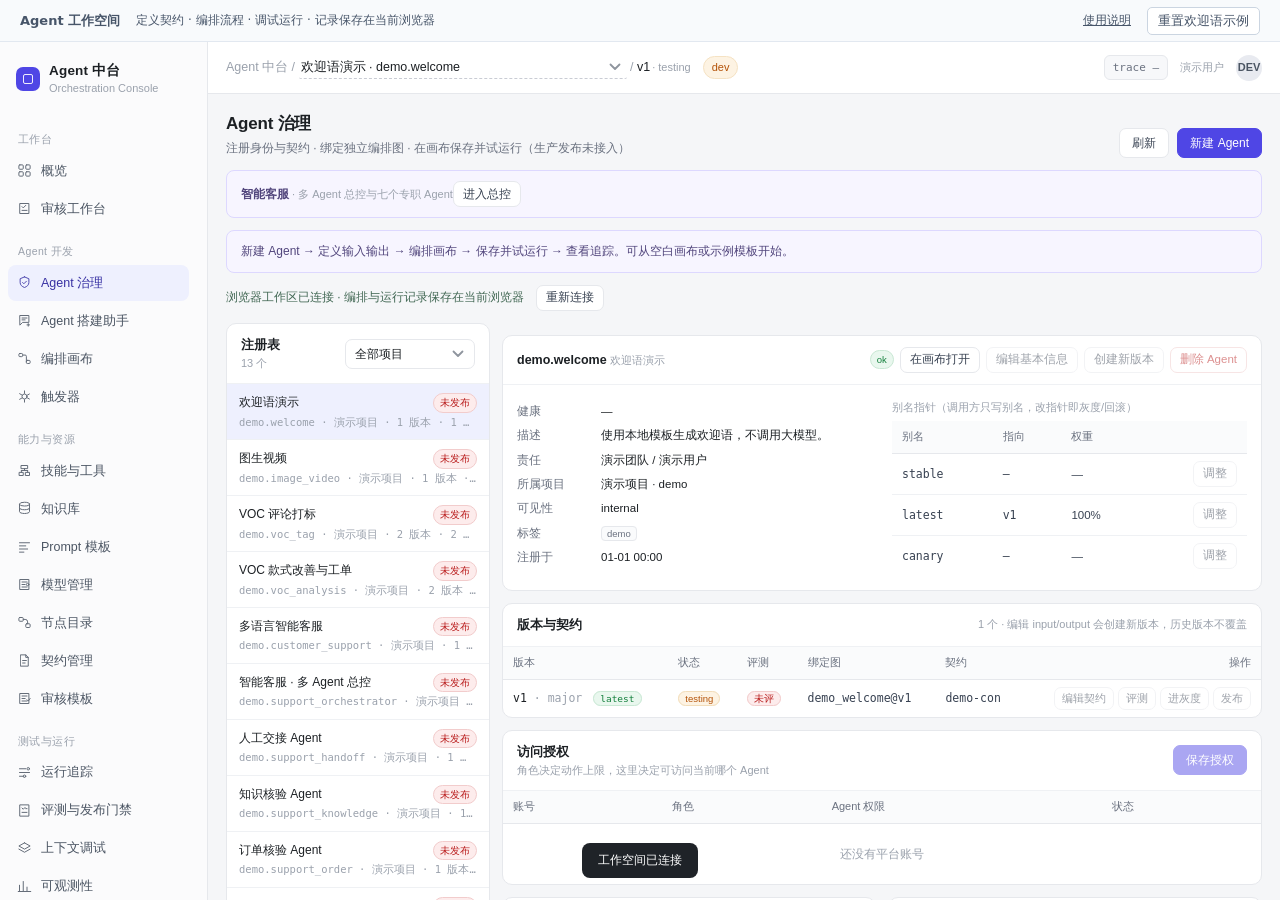
<file: index.html>
<!DOCTYPE html>
<html lang="zh-CN">
<head>
<meta http-equiv="Content-Security-Policy" content="default-src 'self'; script-src 'self' 'unsafe-inline'; style-src 'self' 'unsafe-inline'; img-src 'self' data: blob:; media-src 'self' blob:; font-src 'self'; connect-src 'self'; frame-src 'none'; object-src 'none'; base-uri 'none'; form-action 'none'">
<meta name="referrer" content="no-referrer">
<meta charset="utf-8">
<link rel="icon" href="data:,">
<meta name="viewport" content="width=device-width, initial-scale=1">
<title>Agent 中台</title>
<link rel="stylesheet" href="./assets/console.css?v=20261113-1">
<link rel="stylesheet" href="./assets/demo.css?v=20261113-1">
<link rel="stylesheet" href="./assets/workflow.css?v=20261113-1">
<link rel="stylesheet" href="./assets/voc.css?v=20261113-1">
<link rel="stylesheet" href="./assets/support.css?v=20261113-1">
<link rel="stylesheet" href="./assets/support-team.css?v=20261113-1">
<link rel="stylesheet" href="./assets/node-guidance.css?v=20261113-1">
</head>
<body>
<aside id="demoBanner"><strong>Agent 工作空间</strong><span>定义契约 · 编排流程 · 调试运行 · 记录保存在当前浏览器</span><a href="./guide.html">使用说明</a><button id="demoReset" type="button">重置欢迎语示例</button></aside>
<div class="app">
  <aside class="sidebar">
    <div class="brand">
      <div class="brand-mark"></div>
      <div>
        <div class="brand-txt">Agent 中台</div>
        <div class="brand-sub">Orchestration Console</div>
      </div>
    </div>
    <nav class="nav">
      <div class="nav-group">工作台</div>
      <div class="nav-item active" data-view="overview">
        <svg viewBox="0 0 24 24"><rect x="3" y="3" width="7" height="7" rx="1.5"/><rect x="14" y="3" width="7" height="7" rx="1.5"/><rect x="3" y="14" width="7" height="7" rx="1.5"/><rect x="14" y="14" width="7" height="7" rx="1.5"/></svg>
        <span>概览</span>
      </div>
      <div class="nav-item" data-href="./review.html">
        <svg viewBox="0 0 24 24"><path d="M5 4h14v16H5z"/><path d="M8 9l2 2 4-4M8 15h8"/></svg>
        <span>审核工作台</span><span class="nav-count" id="reviewPendingCount" hidden>—</span>
      </div>

      <div class="nav-group">Agent 开发</div>
      <div class="nav-item" data-view="govern">
        <svg viewBox="0 0 24 24"><path d="M12 3l7 3v6c0 4-3 6.5-7 8-4-1.5-7-4-7-8V6l7-3z"/><path d="M9 12l2 2 4-4"/></svg>
        <span>Agent 治理</span>
      </div>
      <div class="nav-item" data-view="builder">
        <svg viewBox="0 0 24 24"><path d="M5 4h14v11H9l-4 4z"/><path d="M8 8h8M8 11h5"/><path d="M18 17v4M16 19h4"/></svg>
        <span>Agent 搭建助手</span>
      </div>
      <div class="nav-item" data-view="canvas">
        <svg viewBox="0 0 24 24"><rect x="3" y="4" width="6" height="5" rx="1.5"/><rect x="15" y="15" width="6" height="5" rx="1.5"/><path d="M9 6.5h4a2 2 0 0 1 2 2v9"/></svg>
        <span>编排画布</span>
      </div>
      <div class="nav-item" data-view="trigger">
        <svg viewBox="0 0 24 24"><path d="M12 3v4M12 17v4M4.2 7.5l3.5 2M16.3 14l3.5 2M4.2 16.5l3.5-2M16.3 10l3.5-2"/><circle cx="12" cy="12" r="4"/></svg>
        <span>触发器</span>
      </div>

      <div class="nav-group">能力与资源</div>
      <div class="nav-item" data-view="skill">
        <svg viewBox="0 0 24 24"><path d="M7 4h10v5H7zM4 15h6v5H4zM14 15h6v5h-6z"/><path d="M12 9v3M7 12h10M7 12v3M17 12v3"/></svg>
        <span>技能与工具</span>
      </div>
      <div class="nav-item" data-view="knowledge">
        <svg viewBox="0 0 24 24"><ellipse cx="12" cy="5" rx="8" ry="3"/><path d="M4 5v6c0 1.7 3.6 3 8 3s8-1.3 8-3V5M4 11v6c0 1.7 3.6 3 8 3s8-1.3 8-3v-6"/></svg>
        <span>知识库</span>
      </div>
      <div class="nav-item" data-view="prompt">
        <svg viewBox="0 0 24 24"><path d="M4 6h16M4 11h10M4 16h13M4 21h7"/></svg>
        <span>Prompt 模板</span>
      </div>
      <div class="nav-item" data-view="model">
        <svg viewBox="0 0 24 24"><path d="M5 4h14v16H5z"/><path d="M8 8h8M8 12h5M8 16h8"/><circle cx="17" cy="12" r="2"/></svg>
        <span>模型管理</span>
      </div>
      <div class="nav-item" data-view="node">
        <svg viewBox="0 0 24 24"><rect x="3" y="4" width="7" height="6" rx="1.5"/><rect x="14" y="14" width="7" height="6" rx="1.5"/><path d="M10 7h3a4 4 0 0 1 4 4v3"/></svg>
        <span>节点目录</span>
      </div>
      <div class="nav-item" data-view="contract">
        <svg viewBox="0 0 24 24"><path d="M6 3h8l4 4v14H6z"/><path d="M14 3v4h4M9 12h6M9 16h4"/></svg>
        <span>契约管理</span>
      </div>
      <div class="nav-item" data-view="review-template">
        <svg viewBox="0 0 24 24"><path d="M5 4h14v16H5z"/><path d="M8 8h8M8 12h5M8 16h8"/><path d="M16 14l2 2 3-4"/></svg>
        <span>审核模板</span>
      </div>

      <div class="nav-group">测试与运行</div>
      <div class="nav-item" data-view="trace">
        <svg viewBox="0 0 24 24"><path d="M4 6h10M4 12h16M4 18h7"/><circle cx="18" cy="6" r="2"/><circle cx="12" cy="18" r="2"/></svg>
        <span>运行追踪</span>
      </div>
      <div class="nav-item" data-view="evaluation">
        <svg viewBox="0 0 24 24"><path d="M5 3h14v18H5z"/><path d="M8 8l2 2 3-3M8 15h8M14 9h2"/></svg>
        <span>评测与发布门禁</span>
      </div>
      <div class="nav-item" data-view="context">
        <svg viewBox="0 0 24 24"><path d="M12 3l9 5-9 5-9-5 9-5z"/><path d="M3 13l9 5 9-5"/></svg>
        <span>上下文调试</span>
      </div>
      <div class="nav-item" data-view="obs">
        <svg viewBox="0 0 24 24"><path d="M4 20V10M10 20V4M16 20v-7M22 20H2"/></svg>
        <span>可观测性</span>
      </div>

      <div class="nav-group">平台管理</div>
      <div class="nav-item" data-view="project">
        <svg viewBox="0 0 24 24"><path d="M3 7h7l2 2h9v11H3z"/><path d="M3 7V4h7l2 3"/></svg>
        <span>项目管理</span>
      </div>
      <div class="nav-item" data-view="credential">
        <svg viewBox="0 0 24 24"><circle cx="8" cy="12" r="4"/><path d="M12 12h9M17 12v3M20 12v2"/></svg>
        <span>凭证管理</span>
      </div>
      <div class="nav-item" data-view="account">
        <svg viewBox="0 0 24 24"><circle cx="12" cy="8" r="3"/><path d="M5 20c.7-4 3-6 7-6s6.3 2 7 6"/><path d="M18 4l2 1v3"/></svg>
        <span>账号与权限</span>
      </div>
      <div class="nav-item" data-view="capabilities">
        <svg viewBox="0 0 24 24"><path d="M4 5h16v14H4z"/><path d="M8 9h8M8 13h5M8 17h7"/></svg>
        <span>平台能力</span>
      </div>
      <div class="nav-item" data-href="./guide.html">
        <svg viewBox="0 0 24 24"><path d="M4 5h16v14H4z"/><path d="M8 9h8M8 13h5M8 17h7"/></svg>
        <span>演示使用说明</span>
      </div>
    </nav>
  </aside>

  <div class="main">
    <header class="topbar">
      <div class="crumb">Agent 中台 / <select class="crumb-sel" id="agentSel" title="切换 Agent" onchange="switchAgent(this.value)"></select> / <span class="crumb-v" id="agentVer">v3</span><span class="crumb-st" id="agentSt"></span></div>
      <span class="pill dev">dev</span>
      <div class="spacer"></div>
      <span class="trace-chip mono" id="topTrace">trace demo-trace-example</span>
      <span class="card-s" id="authName"></span>
      <div class="avatar" id="authAvatar" title="账号与权限" onclick="go('account')" style="cursor:pointer">—</div>
    </header>

    <div class="views">
      <!-- OVERVIEW -->
      <section class="view active" id="view-overview">
        <div class="page-h">
          <div><div class="page-t">运行概览</div><div class="page-s">当前 Agent 近 24 小时运行态势与全平台待处理事项 · <span class="overview-updated" id="overviewUpdated">等待刷新</span></div></div>
          <div class="overview-head-actions">
            <button class="btn" onclick="openWizard('agent')">新建 Agent</button>
            <button class="btn primary" onclick="go('canvas')">打开编排</button>
            <button class="btn" id="overviewRefreshBtn" onclick="refreshSummary(true)">刷新</button>
          </div>
        </div>

        <p class="card-s" style="margin:0 0 16px;line-height:1.7">演示数据说明：运行汇总使用本地欢迎语记录，尚未完整接入当前 Agent / 24h 后端统计；队列与环境状态主要为演示值；VOC 待审核数读取后端（标签复核批次 + 改善方案）。实际任务请查看运行追踪。<a href="./guide.html#overview-metrics" style="color:var(--accent)">查看指标说明</a></p>
        <div class="overview-kpis">
          <div class="card kpi"><div class="kpi-l" id="ovRunsL">24h 运行 · 当前 Agent</div><div class="kpi-v" id="ovRuns">—</div><div class="kpi-d" id="ovTok">—</div></div>
          <div class="card kpi"><div class="kpi-l">成功率</div><div class="kpi-v" id="ovSucc">—</div><div class="kpi-d" id="ovSuccD">—</div></div>
          <div class="card kpi"><div class="kpi-l">p95 延迟</div><div class="kpi-v" id="ovP95">—</div><div class="kpi-d" id="ovP95D">—</div></div>
          <div class="card kpi"><div class="kpi-l">队列任务</div><div class="kpi-v" id="ovQueue">—</div><div class="kpi-d" id="ovQueueD">—</div></div>
          <div class="card kpi"><div class="kpi-l">待人工审核</div><div class="kpi-v" id="ovReviews">—</div><div class="kpi-d" id="ovReviewsD">—</div></div>
          <div class="card kpi"><div class="kpi-l">失败运行</div><div class="kpi-v" id="ovFailures">—</div><div class="kpi-d" id="ovFailuresD">—</div></div>
        </div>

        <div class="card env-overview">
          <div class="card-h">
            <div><div class="card-t">运行环境</div><div class="card-s">平台依赖与执行引擎实时状态</div></div>
            <button class="btn sm" id="envRefreshBtn" onclick="probe(true)">刷新状态</button>
          </div>
          <div class="env-status-grid">
            <div class="env-status-item"><div class="env-status-label">Engine</div><span class="env-status-value mono" id="envEngine">检测中…</span></div>
            <div class="env-status-item"><div class="env-status-label">LLM</div><span class="env-status-value mono" id="envLlm">检测中…</span></div>
            <div class="env-status-item"><div class="env-status-label">Milvus</div><span class="env-status-value mono" id="envMilvus">检测中…</span></div>
            <div class="env-status-item"><div class="env-status-label">Redis</div><span class="env-status-value mono" id="envRedis">检测中…</span></div>
            <div class="env-status-item"><div class="env-status-label">Encoder</div><span class="env-status-value mono" id="envEncoder">检测中…</span></div>
            <div class="env-status-item"><div class="env-status-label">Reranker</div><span class="env-status-value mono" id="envReranker">检测中…</span></div>
            <div class="env-status-item"><div class="env-status-label">MySQL</div><span class="env-status-value mono" id="envStorage">检测中…</span></div>
            <div class="env-status-item"><div class="env-status-label">Nacos</div><span class="env-status-value mono" id="envNacos">检测中…</span></div>
            <div class="env-status-item"><div class="env-status-label">Worker</div><span class="env-status-value mono" id="envWorker">检测中…</span></div>
          </div>
        </div>

        <div class="overview-grid">
          <div class="card">
            <div class="card-h"><div><div class="card-t">待处理事项</div><div class="card-s" id="overviewActionSub">聚合审核、运行、评测与运行资源异常</div></div><button class="btn sm" onclick="go('trace')">运行追踪</button></div>
            <div class="overview-list" id="overviewActions"><div class="overview-empty">正在读取待办…</div></div>
          </div>

          <div class="card">
            <div class="card-h"><div><div class="card-t">队列与 Worker</div><div class="card-s" id="overviewRuntimeSub">实时执行资源</div></div><button class="btn sm" onclick="go('obs')">查看监控</button></div>
            <div class="overview-runtime">
              <div class="overview-runtime-item"><div class="overview-runtime-label">队列深度</div><div class="overview-runtime-value" id="overviewQueueDepth">—</div></div>
              <div class="overview-runtime-item"><div class="overview-runtime-label">最老等待</div><div class="overview-runtime-value" id="overviewQueueOldest">—</div></div>
              <div class="overview-runtime-item"><div class="overview-runtime-label">在线 Worker</div><div class="overview-runtime-value" id="overviewWorkerOnline">—</div></div>
              <div class="overview-runtime-item"><div class="overview-runtime-label">负载 / 容量</div><div class="overview-runtime-value" id="overviewWorkerLoad">—</div></div>
            </div>
          </div>
        </div>

        <div class="overview-grid equal">
          <div class="card">
            <div class="card-h"><div><div class="card-t">Agent 健康排行</div><div class="card-s">全平台近 24 小时，异常优先</div></div><button class="btn sm" onclick="go('obs')">详细趋势</button></div>
            <div class="overview-table-wrap"><table><thead><tr><th>Agent</th><th>运行</th><th>成功率</th><th>P95</th><th>失败</th><th>状态</th></tr></thead><tbody id="overviewAgentHealth"><tr><td colspan="6"><div class="overview-empty">正在统计…</div></td></tr></tbody></table></div>
          </div>
          <div class="card">
            <div class="card-h"><div><div class="card-t">最近失败</div><div class="card-s" id="overviewFailureSub">近 24 小时</div></div><button class="btn sm" onclick="go('trace')">全部记录</button></div>
            <div class="overview-table-wrap"><table><thead><tr><th>时间</th><th>Agent / Run</th><th>错误</th></tr></thead><tbody id="overviewRecentFailures"><tr><td colspan="3"><div class="overview-empty">正在读取…</div></td></tr></tbody></table></div>
          </div>
        </div>

        <div class="card">
          <div class="card-h"><div><div class="card-t">评测与发布状态</div><div class="card-s" id="overviewReleaseSub">最近评测门禁与触发器状态</div></div><button class="btn sm" onclick="go('evaluation')">评测中心</button></div>
          <div class="overview-list" id="overviewReleases"><div class="overview-empty">正在读取发布状态…</div></div>
        </div>
      </section>

      <!-- CAPABILITY CATALOG -->
      <section class="view" id="view-capabilities">
        <div class="page-h">
          <div><div class="page-t">能力清单</div><div class="page-s">本脱敏版本可体验的范围与后端接入边界</div></div>
          <button class="btn" onclick="renderCapabilityCatalog()">刷新清单</button>
        </div>
        <div class="cap-summary">
          <div class="card kpi"><div class="kpi-l">本地可体验</div><div class="kpi-v" id="capReadyCount">—</div><div class="kpi-d">支持本地交互</div></div>
          <div class="card kpi"><div class="kpi-l">界面预览</div><div class="kpi-v" id="capConditionalCount">—</div><div class="kpi-d">仅保留原型页面</div></div>
          <div class="card kpi"><div class="kpi-l">未接入</div><div class="kpi-v" id="capPlannedCount">—</div><div class="kpi-d">需要真实后端实现</div></div>
          <div class="card kpi"><div class="kpi-l">运行模式</div><div class="kpi-v" id="capCoverage">—</div><div class="kpi-d" id="capReadinessState">仅用于本地演示</div></div>
        </div>
        <div class="card cap-readiness">
          <div class="card-h"><div><div class="card-t">演示范围说明</div><div class="card-s">不展示原系统内部计划或验收结论</div></div></div>
          <div class="card-b cap-readiness-grid" id="capReadinessBreakdown"></div>
        </div>
        <div class="cap-board">
          <div class="card"><div class="card-h"><div><div class="card-t">本地可体验</div><div class="card-s">本地示例功能</div></div><span class="badge ok" id="capReadyBadge">0 项</span></div><div class="cap-list" id="capReadyList"></div></div>
          <div class="card"><div class="card-h"><div><div class="card-t">界面预览</div><div class="card-s">依赖环境配置或生产验证</div></div><span class="badge" id="capConditionalBadge">0 项</span></div><div class="cap-list" id="capConditionalList"></div></div>
          <div class="card"><div class="card-h"><div><div class="card-t">未接入服务</div><div class="card-s">本版不含下列后端实现</div></div><span class="badge wait" id="capPlannedBadge">0 项</span></div><div class="cap-list" id="capPlannedList"></div></div>
        </div>
      </section>

      <!-- CONVERSATIONAL AGENT BUILDER -->
      <section class="view" id="view-builder">
        <div class="page-h">
          <div><div class="page-t">Agent 搭建助手</div><div class="page-s">用自然语言生成可审查的 Agent 草稿；模型负责规划，中台负责能力解析、编译和校验</div></div>
          <div><span class="badge" id="builderModeBadge">草稿模式</span><button class="btn" onclick="builderNewSession()">新建对话</button></div>
        </div>
        <div id="builderNotice"></div>
        <div class="builder-toolbar">
          <div class="fld"><label>搭建会话（session_id）</label><select class="inp" id="builderSessionSelect" onchange="builderSelectSession(this.value)"><option value="">新建后开始</option></select></div>
          <div class="fld"><label>所属项目（project_code）</label><select class="inp" id="builderProject"><option value="">暂不归类</option></select></div>
          <div class="fld"><label>规划模型（model_ref）</label><select class="inp" id="builderModel"><option value="">规则规划（无模型）</option></select></div>
          <button class="btn" onclick="loadBuilderPage(true)">刷新能力</button>
        </div>
        <div class="builder-workspace">
          <div class="builder-panel">
            <div class="builder-panel-head"><div><div class="builder-panel-title">历史会话</div><div class="builder-panel-sub">仅显示当前账号创建的会话</div></div></div>
            <div class="builder-session-list" id="builderSessionList"><div class="empty">暂无搭建会话</div></div>
            <div class="builder-capability-summary" id="builderCapabilitySummary">正在读取能力目录…</div>
          </div>
          <div class="builder-panel">
            <div class="builder-panel-head"><div><div class="builder-panel-title">需求对话</div><div class="builder-panel-sub" id="builderChatSub">先描述希望 Agent 完成什么</div></div></div>
            <div class="builder-chat" id="builderChat"><div class="builder-empty"><b>描述一个可执行的目标</b>例如：输入用户名，让大模型生成中文欢迎语；失败时返回固定欢迎语。</div></div>
            <div class="builder-composer">
              <textarea class="inp" id="builderInput" placeholder="描述输入、输出、处理步骤、失败策略；也可以继续说“增加人工审核”或“把兜底改成补偿”" onkeydown="if((event.metaKey||event.ctrlKey)&&event.key==='Enter')builderSend()"></textarea>
              <div class="builder-composer-actions"><span class="builder-composer-hint">Ctrl/⌘ + Enter 发送 · 生成结果只保存草稿</span><label class="chk"><input type="checkbox" id="builderUseModel" checked>使用模型规划</label><button class="btn primary" id="builderSendBtn" onclick="builderSend()">生成方案</button></div>
            </div>
          </div>
          <div class="builder-panel">
            <div class="builder-panel-head"><div><div class="builder-panel-title">提案与校验</div><div class="builder-panel-sub" id="builderProposalSub">尚未生成</div></div></div>
            <div class="builder-proposal" id="builderProposal"><div class="builder-empty"><b>等待生成 AgentSpec</b>这里会展示编排节点、待确认项、真实依赖和 Graph 校验结果。</div></div>
            <div class="builder-footer"><span class="builder-note" id="builderDraftNote">只有 READY 提案才能创建草稿</span><button class="btn" id="builderValidateBtn" onclick="builderValidate()" disabled>重新校验</button><button class="btn primary" id="builderCreateBtn" onclick="builderCreateDraft()" disabled>创建 Agent 草稿</button></div>
          </div>
        </div>
      </section>

      <!-- CANVAS -->
      <section class="view" id="view-canvas">
        <div class="page-h">
          <div><div class="page-t">编排画布</div><div class="page-s">拖动节点调布局 · 从右侧圆点拖到目标节点即可连线 · 点连线改分支条件</div></div>
          <div class="canvas-toolbar">
            <span class="pill" id="modeBadge">检测后端…</span>
            <div class="canvas-graph-nav" aria-label="编排图导航">
              <select class="select" id="graphScopeSel" title="先选择 Agent 范围或未绑定编排图" onchange="pickGraphScope(this.value)"></select>
              <select class="select" id="graphSel" title="选择当前范围内的编排图" onchange="pickGraph(this.value)"></select>
              <input class="inp graph-search" id="graphSearch" type="search" autocomplete="off" placeholder="搜索 Graph 名称或 ID" aria-label="搜索编排图" oninput="setGraphSearch(this.value)">
            </div>
            <span class="card-s mono" id="graphMeta">—</span>
            <button class="btn" onclick="loadGraph()">重新加载</button>
            <button class="btn" id="runInputBtn" onclick="openRunInput()">运行参数</button>
            <button class="btn primary" id="runBtn" onclick="runGraph()">运行</button>
          </div>
        </div>

        <div class="canvas-toolbar" style="margin-bottom:10px;background:#fff;border:1px solid var(--line);border-radius:10px;padding:8px 10px">
          <select class="select" id="palette"></select>
          <button class="btn sm" id="addNodeBtn" onclick="addNode()">+ 添加节点</button>
          <span style="width:1px;height:18px;background:var(--line)"></span>
          <button class="btn sm" id="validateGraphBtn" onclick="validateGraph()">校验</button>
          <button class="btn sm" id="saveGraphBtn" onclick="saveGraph(false)">保存草稿</button>
          <button class="btn sm" id="publishGraphBtn" onclick="saveGraph(true)">发布版本</button>
          <button class="btn sm" id="saveGraphAsBtn" onclick="saveGraphAs()">另存为新图</button>
          <button class="btn sm danger" id="deleteGraphBtn" onclick="deleteGraph(this)">删除编排图</button>
          <span style="flex:1"></span>
          <span class="card-s">连好后点「校验 → 保存 → 运行」，按当前画布逐节点执行</span>
        </div>
        <div id="vbar"></div>

        <div class="canvas-shell">
          <div class="canvas-workspace" id="canvasWorkspace">
          <div class="canvas-col">
            <div class="canvas-stage">
              <div class="canvas-wrap" id="canvasWrap">
                <div class="canvas-layer" id="canvasLayer">
                  <div id="canvas">
                    <svg id="edges"></svg>
                  </div>
                </div>
                <div class="canvas-selection-box" id="canvasSelectionBox" aria-hidden="true"></div>
              </div>
              <div class="zoom-hint">Ctrl/⌘ + 滚轮缩放 · 空白拖拽平移 · Shift + 拖拽框选</div>
              <div class="zoom-ctl">
                <button id="zOut" title="缩小（-）" onclick="zoomStep(-1)">−</button>
                <div class="zlabel" id="zLabel" title="点击恢复 100%" onclick="zoomReset()">100%</div>
                <button id="zIn" title="放大（+）" onclick="zoomStep(1)">+</button>
                <span class="zsep"></span>
                <button class="zw" id="zFit" title="适应画布（0）" onclick="fitZoom()">适应</button>
                <button class="zw" id="zOne" title="实际大小（1）" onclick="zoomReset()">1:1</button>
                <span class="zsep"></span>
                <button class="canvas-focus-btn" id="canvasFocusBtn" title="进入画布专注模式" aria-label="进入画布专注模式" aria-pressed="false" onclick="toggleCanvasFocus()"><span id="canvasFocusIcon" aria-hidden="true">⛶</span></button>
              </div>
            </div>
            <div class="card">
              <div class="card-b split" style="padding:9px 14px">
                <div style="font-size:11.5px;color:var(--muted)">
                  graph_key · <span class="mono" id="graphKey">—</span>
                </div>
                <div style="display:flex;gap:14px;font-size:11px;color:var(--muted)">
                  <span>节点 <b style="color:var(--text)" id="gNodeCount">3</b></span>
                  <span>边 <b style="color:var(--text)" id="gEdgeCount">2</b></span>
                </div>
              </div>
            </div>
          </div>

          <aside class="runtime-inspector" id="runtimeInspector" data-testid="runtime-inspector">
            <div class="runtime-resize" id="runtimeResize" data-testid="runtime-resize" title="拖动调整运行检查器宽度"></div>
            <div class="runtime-inspector-head">
              <div class="runtime-head-title"><div class="panel-t">运行检查器</div><div class="card-s">实时运行与节点诊断</div></div>
              <span class="badge run" id="runState">idle</span>
              <div class="inspector-spacer"></div>
              <button class="btn sm runtime-toggle" id="runtimeToggle" title="收起运行检查器" aria-label="收起运行检查器" aria-expanded="true" onclick="toggleRuntimeInspector()">›</button>
            </div>
            <div class="runtime-tabs" role="tablist" aria-label="运行检查器视图">
              <button class="runtime-tab on" data-runtime-tab="run" onclick="setRuntimeTab('run')">本次运行</button>
              <button class="runtime-tab" data-runtime-tab="log" onclick="setRuntimeTab('log')">运行日志 <span class="mono" id="logCount">0</span></button>
              <button class="runtime-tab" data-runtime-tab="node" onclick="setRuntimeTab('node')">节点输出</button>
            </div>
            <div class="runtime-pane on" data-runtime-pane="run">
              <div class="panel-sec">
                <div class="panel-h"><div class="panel-t">运行概览</div><span class="card-s">实时状态</span></div>
                <div class="panel-b" style="padding:8px 12px 10px">
                  <div class="mini-kpi"><span>节点进度</span><b id="kProg">0 / 8</b></div>
                  <div class="mini-kpi"><span>Token 累计</span><b id="kTok">0</b></div>
                  <div class="mini-kpi"><span>耗时</span><b id="kMs">0 ms</b></div>
                  <div class="mini-kpi"><span>预估成本</span><b id="kCost">¥0.000</b></div>
                  <button class="btn sm" id="cancelWaitBtn" style="display:none;width:100%;margin-top:8px" onclick="cancelLiveWait()">取消等待</button>
                </div>
              </div>

              <div class="panel-sec" id="approveSec" style="display:none;border-color:#f0d9a8;background:#fffdf6">
                <div class="panel-h" style="background:#fff8e8;border-color:#f3e3c0">
                  <div class="panel-t" style="color:#92400e">待人工审批</div><span class="badge wait">waiting</span>
                </div>
                <div class="panel-b" style="padding:9px 12px 11px">
                  <div id="apQ" style="font-size:11.5px;line-height:1.65;color:var(--text);margin-bottom:7px">—</div>
                  <div class="mini-kpi"><span>置信度</span><b id="apConf">—</b></div>
                  <div class="mini-kpi" style="align-items:flex-start"><span>质检意见</span><b id="apReasons" style="font-weight:400;font-size:10.5px;color:var(--muted);text-align:right;max-width:150px">—</b></div>
                  <div id="apForm" style="display:flex;flex-direction:column;gap:6px;margin-top:8px"></div>
                  <input id="apNote" placeholder="审批意见（可选）" style="width:100%;margin:8px 0 7px;box-sizing:border-box;border:1px solid var(--line);border-radius:6px;padding:5px 7px;font-size:11px;font-family:inherit;outline:none">
                  <div style="display:flex;gap:6px">
                    <button class="btn sm primary" style="flex:1" onclick="approveRun('approve')">通过并继续</button>
                    <button class="btn sm" style="flex:0 0 auto" onclick="approveRun('reject')">驳回重做</button>
                    <button class="btn sm" style="flex:0 0 auto" onclick="cancelLiveWait()">取消</button>
                  </div>
                  <div style="font-size:10px;color:var(--faint);margin-top:7px;line-height:1.5">
                    图已停在 <span class="mono">interrupt()</span>，状态存在 checkpointer；关掉服务重启也能接着审。
                  </div>
                </div>
              </div>
            </div>
            <div class="runtime-pane runtime-log-pane" data-runtime-pane="log">
              <div class="runtime-log-head"><div class="panel-t">运行日志</div><span class="card-s">按时间持续更新</span></div>
              <div class="log" id="log"></div>
            </div>
            <div class="runtime-pane runtime-node-pane" data-runtime-pane="node" id="runtimeNodeBody">
              <div class="empty">选择节点后查看本次运行的输入、输出和模型调用诊断</div>
            </div>
          </aside>
          </div>

          <div class="side-panel" id="canvasInspector" data-testid="canvas-inspector">
            <div class="inspector-head">
              <div class="panel-t">节点摘要</div>
              <div class="inspector-spacer"></div>
              <span class="card-s" id="inspectorSelection">未选择节点</span>
              <button class="btn sm inspector-toggle" id="inspectorToggle" data-testid="inspector-toggle" title="收起节点摘要" aria-label="收起节点摘要" aria-expanded="true" onclick="toggleInspector()">⌄</button>
            </div>
            <div class="inspector-content">
              <div class="inspector-detail inspector-summary" id="detailSec">
                <div id="inspectorSummaryBody"><div class="empty">点击节点查看摘要，双击进入配置</div></div>
              </div>
            </div>
          </div>
        </div>
      </section>

      <!-- TRACE -->
      <section class="view" id="view-trace">
        <div class="page-h">
          <div><div class="page-t">运行追踪</div><div class="page-s">画布、API 与触发器创建的 Run 统一在这里查看 · 运行中每 5 秒自动刷新</div></div>
          <div class="trace-actions">
            <div class="trace-run-search">
              <input class="inp" id="traceRunId" autocomplete="off" placeholder="输入 run_id，例如 r_B32F974C" onkeydown="if(event.key==='Enter') locateTraceRun()">
              <button class="btn" id="traceLocateBtn" onclick="locateTraceRun()">定位</button>
            </div>
            <button class="btn" id="traceRefreshBtn" onclick="refreshTraceRuns(this)">刷新</button>
            <button class="btn" onclick="copySelectedTraceId()">复制 traceId</button>
            <button class="btn" onclick="go('canvas')">回到画布</button>
          </div>
        </div>
        <div class="trace-grid">
          <div class="card" style="align-self:start">
            <div class="card-h"><div class="card-t">Run 列表</div><div class="card-s">最近 30 条</div></div>
            <div class="trace-list-meta" id="traceListMeta">进入页面后自动刷新</div>
            <div id="runList"></div>
          </div>
          <div class="card">
            <div class="card-h">
              <div><div class="card-t" id="traceTitle">选择一次运行</div><div class="card-s mono" id="traceSub">—</div></div>
              <span class="badge ok" id="traceBadge">succeeded</span>
            </div>
            <div class="card-b" style="padding:12px 14px 4px">
              <div class="grid g4" style="gap:8px">
                <div><div class="kpi-l">总耗时</div><div style="font-size:16px;font-weight:600" id="tTotal">—</div></div>
                <div><div class="kpi-l">Token</div><div style="font-size:16px;font-weight:600" id="tTok">—</div></div>
                <div><div class="kpi-l">工具调用</div><div style="font-size:16px;font-weight:600" id="tTool">—</div></div>
                <div><div class="kpi-l">重试</div><div style="font-size:16px;font-weight:600" id="tRetry">—</div></div>
              </div>
            </div>
            <div class="spans" id="spans">
              <div class="timeline-scale"><div>节点</div><div>时间轴</div><div style="text-align:right">耗时 / Token</div></div>
              <div class="empty">运行一次后这里会出现节点级 span</div>
            </div>
            <div class="card-h" style="border-top:1px solid var(--line-2)">
              <div><div class="card-t">节点输入输出</div><div class="card-s">点击上方时间线节点查看持久化快照</div></div>
              <span class="card-s mono" id="traceNodeName">未选择</span>
            </div>
            <div class="card-b" id="traceNodeIO" data-testid="trace-node-io">
              <div class="empty">选择一个节点查看输入与输出</div>
            </div>
            <div class="card-h" style="border-top:1px solid var(--line-2);border-bottom:none">
              <div class="card-t">事件流（SSE）</div><div class="card-s">Last-Event-ID 可续传</div>
            </div>
            <div class="code" id="sse" style="max-height:150px;border-top:1px solid var(--line-2)">// 等待运行…</div>
          </div>
        </div>
      </section>

      <!-- CONTEXT -->
      <section class="view" id="view-context">
        <div class="page-h">
          <div><div class="page-t">召回与上下文装配</div><div class="page-s">Redis 会话槽位 · Milvus 三路召回（稠密 + BM25 + bge-m3）· 统一融合与预算裁剪</div></div>
          <button class="btn" id="memoryWriteBtn" onclick="openMemoryWrite()">写入记忆</button>
        </div>

        <div class="ctx-bar">
          <select class="inp" id="ctxKnowledge" onchange="contextKnowledgeChanged()"><option value="">选择知识库后召回</option></select>
          <input type="text" id="q" value="" placeholder="请输入需要检索的问题" onkeydown="if(event.key==='Enter')recall()">
          <button class="btn primary" id="contextRecallBtn" onclick="recall()">召回</button>
          <div class="ctx-rerank-options">
            <label class="chk"><input type="checkbox" id="ctxRerank" checked onchange="contextRerankChanged()">启用重排（rerank）</label>
            <label>候选数量（candidate_top_n） <input class="inp" id="ctxCandidateTopN" type="number" min="1" max="100" value="20"></label>
            <label>最终返回数（top_k） <input class="inp" id="ctxTopK" type="number" min="1" max="50" value="5"></label>
            <label>重排最低分（rerank_min_score） <input class="inp" id="ctxRerankMinScore" type="number" min="0" max="1" step="0.05" value="0"></label>
          </div>
        </div>

        <div class="grid g2" style="grid-template-columns:1.45fr 1fr">
          <div class="card">
            <div class="card-h"><div class="card-t">融合结果</div><div class="card-s" id="fuseMeta">RRF k=60 · top 5</div></div>
            <div class="card-b" id="hits"><div class="empty">输入 query 后点击召回</div></div>
          </div>

          <div style="display:flex;flex-direction:column;gap:12px">
            <div class="card">
              <div class="card-h"><div class="card-t">召回源</div><div class="card-s">可单独关闭对比</div></div>
              <div class="card-b">
                <div style="display:flex;gap:14px;margin-bottom:10px">
                  <label class="chk config-label"><input type="checkbox" id="srcMilvus" checked onchange="recall()">使用 Milvus 召回（use_milvus）</label>
                  <label class="chk config-label"><input type="checkbox" id="srcRedis" checked onchange="recall()">使用 Redis 槽位（use_redis）</label>
                </div>
                <div class="hint">三路候选先执行最低相关度过滤，再按 RRF 融合排序。融合排名分仅用于排序，不代表语义相似度。</div>
              </div>
            </div>

            <div class="card">
              <div class="card-h"><div class="card-t">上下文装配</div><div class="card-s" id="budgetTxt">0 / 8000 tokens</div></div>
              <div class="card-b">
                <div class="budget-seg" id="budgetBar">
                  <div style="width:0%;background:#c7cbff"></div><div style="width:0%;background:#bfe3cb"></div>
                  <div style="width:0%;background:#f6dfbd"></div><div style="width:0%;background:#d5d9e0"></div>
                </div>
                <div class="legend" id="budgetLegend"></div>
                <div style="margin-top:10px;border-top:1px dashed var(--line);padding-top:8px">
                  <div class="slot-row"><span class="slot-k">system + 指令</span><span class="slot-v">800</span></div>
                  <div class="slot-row"><span class="slot-k">任务 / 输入</span><span class="slot-v">1,600</span></div>
                  <div class="slot-row"><span class="slot-k">检索上下文</span><span class="slot-v" id="bRet">0</span></div>
                  <div class="slot-row"><span class="slot-k">会话历史（6 轮）</span><span class="slot-v">1,200</span></div>
                  <div class="slot-row"><span class="slot-k">输出预留</span><span class="slot-v">1,600</span></div>
                </div>
                <div class="hint">超预算时按融合排名截断，并推送 <span class="mono">context_trimmed</span> 事件。</div>
              </div>
            </div>

            <div class="card">
              <div class="card-h"><div class="card-t">Redis 会话槽位</div><div class="card-s mono">ttl 2h</div></div>
              <div class="card-b" id="slots"></div>
            </div>
          </div>
        </div>
        <div class="card" style="margin-top:12px">
          <div class="card-h">
            <div><div class="card-t">上下文运行调试</div><div class="card-s">按真实 Agent Run 查看加载、过滤、排序、压缩与模型治理决策</div></div>
            <div style="flex:1"></div>
            <select class="inp" id="contextRunSelect" style="width:min(460px,48vw)" onchange="loadContextRunDebug(this.value)"><option value="">选择最近运行</option></select>
            <button class="btn sm" onclick="loadContextRuns()">刷新</button>
          </div>
          <div class="card-b" id="contextRunDebug"><div class="empty">选择一个包含 LLM 节点的运行查看上下文决策</div></div>
        </div>
        <div class="card" style="margin-top:12px">
          <div class="card-h">
            <div><div class="card-t">长期记忆</div><div class="card-s">当前知识库的记忆真源、血缘和索引状态</div></div>
            <div style="flex:1"></div><span class="card-s" id="memoryCount">—</span>
            <button class="btn sm" onclick="loadMemoryList()">刷新</button>
          </div>
          <div class="memory-list" id="memoryList"><div class="empty">选择知识库后查看记忆</div></div>
        </div>
      </section>

      <!-- KNOWLEDGE BASE -->
      <section class="view" id="view-knowledge">
        <div class="page-h">
          <div>
            <div class="page-t">知识库治理</div>
            <div class="page-s">租户隔离 · Agent 授权 · 敏感级别 · 保留期限 · 写入配额 · 变更审计</div>
          </div>
          <div style="display:flex;gap:8px">
            <button class="btn" onclick="loadKnowledgePage(KNOWLEDGE_GOV.code)">刷新</button>
            <button class="btn" id="knowledgeUploadShortcut" onclick="knowledgeOpenUpload()">上传文档</button>
            <button class="btn primary" onclick="knowledgeNew()">新建知识库</button>
          </div>
        </div>
        <div class="gov-grid">
          <div class="card" style="align-self:start">
            <div class="card-h"><div class="card-t">知识库目录</div><div class="card-s" id="knowledgeCount">—</div></div>
            <div id="knowledgeList" style="max-height:600px;overflow:auto"></div>
          </div>
          <div id="knowledgeDetail" style="display:flex;flex-direction:column;gap:12px;min-width:0">
            <div class="card"><div class="empty">从左侧选择一个知识库，或新建知识库</div></div>
          </div>
        </div>
      </section>

      <!-- CONTRACT -->
      <section class="view" id="view-contract">
        <div class="page-h">
          <div><div class="page-t">契约注册</div><div class="page-s">JSON Schema 是 Agent 之间的边界，版本发布后不可变</div></div>
          <div style="display:flex;gap:8px">
            <button class="btn" onclick="go('govern')">去治理页</button>
            <button class="btn primary" onclick="openWizard('version')">发布新版本</button>
          </div>
        </div>
        <div class="grid" style="grid-template-columns:250px 1fr">
          <div class="card" style="align-self:start">
            <div class="card-h"><div class="card-t">Agent</div><div class="card-s" id="agentCount">—</div></div>
            <div id="agentPickList"></div>
          </div>
          <div class="card">
            <div class="card-h"><div class="card-t" id="cTitle">未选择 Agent</div><div class="card-s mono" id="cId">—</div></div>
            <div class="tabs" id="cTabs">
              <div class="tab on" data-tab="input">input_schema</div>
              <div class="tab" data-tab="output">output_schema</div>
              <div class="tab" data-tab="errors">错误码</div>
              <div class="tab" data-tab="events">SSE 事件</div>
            </div>
            <div class="code" id="cBody"></div>
          </div>
        </div>
      </section>

      <!-- OBS -->
      <section class="view" id="view-obs">
        <div class="page-h">
          <div><div class="page-t">可观测性</div><div class="page-s">仅统计当前浏览器中的模拟运行；未接入真实队列或 Worker</div></div>
          <div style="display:flex;gap:8px;align-items:center">
            <span class="card-s mono" id="obsAt">—</span>
            <button class="btn" onclick="loadObs()">刷新</button>
          </div>
        </div>
        <div class="obs-filter-bar">
          <div class="fld"><label>项目（project_code）</label><select class="select" id="obsProject" onchange="applyObsFilters('project')"></select></div>
          <div class="fld"><label>Agent（agent_code）</label><select class="select" id="obsAgent" onchange="applyObsFilters('agent')"></select></div>
          <div class="fld"><label>版本（version）</label><select class="select" id="obsVersion" onchange="applyObsFilters('version')"></select></div>
          <div class="fld"><label>时间范围（range_seconds）</label><select class="select" id="obsRange" onchange="applyObsFilters('range')"><option value="3600">近 1 小时</option><option value="86400" selected>近 24 小时</option><option value="604800">近 7 天</option><option value="2592000">近 30 天</option></select></div>
          <div class="obs-scope" id="obsScopeLabel">当前账号可见范围</div>
        </div>
        <div id="obsRuntimeAlert" style="margin-bottom:12px"></div>
        <div class="grid g4" style="margin-bottom:12px">
          <div class="card kpi"><div class="kpi-l">队列积压</div><div class="kpi-v" id="obsQueueDepth">—</div><div class="kpi-d" id="obsQueueDepthD">—</div></div>
          <div class="card kpi"><div class="kpi-l">最老等待</div><div class="kpi-v" id="obsQueueOldest">—</div><div class="kpi-d" id="obsQueueOldestD">—</div></div>
          <div class="card kpi"><div class="kpi-l">在线 Worker</div><div class="kpi-v" id="obsWorkerOnline">—</div><div class="kpi-d" id="obsWorkerOnlineD">—</div></div>
          <div class="card kpi"><div class="kpi-l">执行容量</div><div class="kpi-v" id="obsWorkerLoad">—</div><div class="kpi-d" id="obsWorkerLoadD">—</div></div>
        </div>
        <div class="card" style="margin-bottom:12px">
          <div class="card-h"><div><div class="card-t">队列与 Worker 实时状态</div><div class="card-s" id="obsRuntimeSub">每 10 秒自动刷新</div></div><div class="card-s mono" id="obsQueueName">—</div></div>
          <div style="overflow:auto"><table><thead><tr><th>Worker</th><th>状态</th><th>负载</th><th>利用率</th><th>心跳</th><th>可接任务</th></tr></thead>
            <tbody id="obsWorkers"><tr><td colspan="6"><div class="empty">加载中…</div></td></tr></tbody></table></div>
          <div class="card-b" style="border-top:1px solid var(--line)"><div class="card-s" style="margin-bottom:5px">最老排队任务样本</div><div id="obsQueueSamples" class="mono" style="font-size:11px;color:var(--muted)">—</div></div>
        </div>
        <div class="grid g4" style="margin-bottom:12px">
          <div class="card kpi"><div class="kpi-l">运行总数</div><div class="kpi-v" id="obsRuns">—</div><div class="kpi-d" id="obsRunsD">—</div></div>
          <div class="card kpi"><div class="kpi-l">成功率</div><div class="kpi-v" id="obsSucc">—</div><div class="kpi-d" id="obsSuccD">—</div></div>
          <div class="card kpi"><div class="kpi-l">p95 延迟</div><div class="kpi-v" id="obsP95">—</div><div class="kpi-d" id="obsP95D">—</div></div>
          <div class="card kpi"><div class="kpi-l">成本（估）</div><div class="kpi-v" id="obsCost">—</div><div class="kpi-d" id="obsCostD">—</div></div>
        </div>
        <div class="grid g2" style="margin-bottom:12px">
          <div class="card">
            <div class="card-h"><div class="card-t">最近 Run 耗时</div><div class="card-s">当前筛选范围</div></div>
            <div class="card-b" id="obsLat"><div class="empty">加载中…</div></div>
          </div>
          <div class="card">
            <div class="card-h"><div class="card-t">最近一次 Run · 节点耗时构成</div><div class="card-s" id="obsNodeSub">—</div></div>
            <div class="card-b" id="obsNodes"><div class="empty">加载中…</div></div>
          </div>
        </div>
        <div class="card" style="margin-bottom:12px">
          <div class="card-h"><div><div class="card-t">节点历史性能</div><div class="card-s" id="obsNodeHistorySub">按 Agent、版本、Graph 和节点分别聚合</div></div><span class="card-s">持久化 node_end 事件</span></div>
          <div class="obs-node-table"><table><thead><tr><th>Agent / 版本</th><th>Graph</th><th>节点</th><th>样本</th><th>平均</th><th>P50</th><th>P95</th><th>最大</th><th>失败率</th></tr></thead>
            <tbody id="obsNodeHistory"><tr><td colspan="9"><div class="empty">加载中…</div></td></tr></tbody></table></div>
        </div>
        <div class="grid g2">
          <div class="card">
            <div class="card-h"><div class="card-t">最近失败</div><div class="card-s" id="obsFailSub">—</div></div>
            <table><thead><tr><th>run</th><th>agent</th><th>错误码</th><th>时间</th></tr></thead>
              <tbody id="obsFails"><tr><td colspan="4"><div class="empty">—</div></td></tr></tbody></table>
          </div>
          <div class="card">
            <div class="card-h"><div class="card-t">尚未接入</div><div class="card-s">缺什么就说缺什么，不画假图</div></div>
            <div class="card-b" style="font-size:11.5px;color:var(--muted);line-height:1.95">
              · <b>延迟趋势</b>：已有 Run 与节点事件账本，但尚未做按分钟/天的时序聚合与长期保留<br>
              · <b>护栏拦截</b>：guard 事件只在单次 run 的事件流里，没有聚合落库<br>
              · <b>成本对账</b>：按 <span class="mono">usage.cost_usd</span> 实时累加，未与账单核验
            </div>
          </div>
        </div>
      </section>

      <!-- PROMPT -->
      <section class="view" id="view-prompt">
        <div class="page-h">
          <div>
            <div class="page-t">Prompt 模板</div>
            <div class="page-s">运行期真相在库里，不在 Python 里 · 保存生成新 rev · 已发布版本钉住旧 rev，改了要发新版本才生效</div>
          </div>
          <div style="display:flex;gap:8px">
            <button class="btn" onclick="loadPromptPage()">刷新</button>
            <button class="btn primary" onclick="promptNew()">新建模板</button>
          </div>
        </div>
        <div class="gov-grid">
          <div class="card" style="align-self:start">
            <div class="card-h"><div class="card-t">模板</div><div class="card-s" id="pmCount">—</div></div>
            <div id="pmList" style="max-height:600px;overflow:auto"></div>
          </div>
          <div id="pmDetail" style="display:flex;flex-direction:column;gap:12px;min-width:0">
            <div class="card"><div class="empty">从左侧选一个模板；或点「新建模板」给某个节点加一份专属说法</div></div>
          </div>
        </div>
      </section>

      <!-- REVIEW TEMPLATE -->
      <section class="view" id="view-review-template">
        <div class="page-h">
          <div>
            <div class="page-t">人工审核模板</div>
            <div class="page-s">面向业务人员组织审核内容 · JSON 路径绑定 · 不可变版本 · 发布后绑定 stable</div>
          </div>
          <div style="display:flex;gap:8px">
            <button class="btn" onclick="loadReviewTemplatePage(REVIEW_TEMPLATE_GOV.code)">刷新</button>
            <button class="btn primary" id="reviewTemplateNewBtn" onclick="reviewTemplateNew()">新建模板</button>
          </div>
        </div>
        <div id="reviewTemplateNotice"></div>
        <div class="gov-grid review-template-layout">
          <div class="card review-template-directory">
            <div class="card-h"><div class="card-t review-template-directory-head">模板目录</div><div class="review-template-count" id="reviewTemplateCount">—</div></div>
            <div class="review-template-list" id="reviewTemplateList"></div>
          </div>
          <div id="reviewTemplateDetail" style="display:flex;flex-direction:column;gap:12px;min-width:0">
            <div class="card"><div class="empty">选择模板查看版本，或创建一份业务审核模板</div></div>
          </div>
        </div>
      </section>

      <!-- MODEL -->
      <section class="view" id="view-model">
        <div class="page-h">
          <div>
            <div class="page-t">LLM 模型治理</div>
            <div class="page-s">多模型注册 · 凭证隔离 · 连通性测试 · 不可变版本 · Agent 发布时固定模型版本</div>
          </div>
          <div style="display:flex;gap:8px">
            <button class="btn" onclick="loadModelPage(MODEL_GOV.code)">刷新</button>
            <button class="btn primary" onclick="modelNew()">新建模型</button>
          </div>
        </div>
        <div class="gov-grid">
          <div class="card" style="align-self:start">
            <div class="card-h"><div class="card-t">Model Registry</div><div class="card-s" id="modelCount">—</div></div>
            <div id="modelList" style="max-height:600px;overflow:auto"></div>
          </div>
          <div id="modelDetail" style="display:flex;flex-direction:column;gap:12px;min-width:0">
            <div class="card"><div class="empty">从左侧选择一个模型，或新建模型</div></div>
          </div>
        </div>
      </section>

      <!-- CREDENTIAL -->
      <section class="view" id="view-credential">
        <div class="page-h">
          <div>
            <div class="page-t">凭证管理</div>
            <div class="page-s">加密存储 · 环境隔离 · 轮换与启停 · 引用保护 · 全程审计</div>
          </div>
          <div style="display:flex;gap:8px">
            <button class="btn" onclick="loadCredentialPage(CREDENTIAL_GOV.code)">刷新</button>
            <button class="btn primary" onclick="credentialNew()">新建凭证</button>
          </div>
        </div>
        <div class="gov-grid">
          <div class="card" style="align-self:start">
            <div class="card-h"><div class="card-t">凭证保险箱</div><div class="card-s" id="credentialCount">—</div></div>
            <div id="credentialList" style="max-height:600px;overflow:auto"></div>
          </div>
          <div id="credentialDetail" style="display:flex;flex-direction:column;gap:12px;min-width:0">
            <div class="card"><div class="empty">从左侧选择一个凭证，或新建凭证</div></div>
          </div>
        </div>
      </section>

      <!-- SKILL -->
      <section class="view" id="view-skill">
        <div class="page-h">
          <div>
            <div class="page-t">Skill 治理</div>
            <div class="page-s">能力注册 · 不可变版本 · 输入/输出契约 · 测试准入 · 发布与引用审计</div>
          </div>
          <div style="display:flex;gap:8px">
            <button class="btn" onclick="loadSkillPage(SKILL_GOV.code)">刷新</button>
            <button class="btn" onclick="skillInstall()">安装外部 Skill</button>
            <button class="btn primary" onclick="skillNew()">新建 Skill</button>
          </div>
        </div>
        <div class="gov-grid">
          <div class="card" style="align-self:start">
            <div class="card-h"><div class="card-t">Skill Registry</div><div class="card-s" id="skillCount">—</div></div>
            <div id="skillList" style="max-height:600px;overflow:auto"></div>
          </div>
          <div id="skillDetail" style="display:flex;flex-direction:column;gap:12px;min-width:0">
            <div class="card"><div class="empty">从左侧选择一个 Skill</div></div>
          </div>
        </div>
      </section>

      <!-- EVALUATION -->
      <section class="view" id="view-evaluation">
        <div class="page-h">
          <div>
            <div class="page-t">自动化评测与发布门禁</div>
            <div class="page-s">数据集回归 · 确定性断言 · 延迟与 Token 阈值 · 基线对比 · 发布拦截</div>
          </div>
          <div style="display:flex;gap:8px">
            <button class="btn" onclick="loadEvaluationPage(EVAL_GOV.code)">刷新</button>
            <button class="btn primary" id="newEvaluationDatasetBtn" onclick="evaluationNewDataset()">新建数据集</button>
          </div>
        </div>
        <div class="gov-grid">
          <div class="card" style="align-self:start">
            <div class="card-h"><div class="card-t">评测数据集</div><div class="card-s" id="evaluationDatasetCount">—</div></div>
            <div class="node-filters">
              <input class="inp" id="evaluationSearch" placeholder="搜索名称或 code" oninput="renderEvaluationDatasetList()">
              <select class="inp" id="evaluationAgentFilter" onchange="renderEvaluationDatasetList()"><option value="">全部 Agent</option></select>
            </div>
            <div id="evaluationDatasetList" style="max-height:650px;overflow:auto"></div>
          </div>
          <div id="evaluationDetail" style="display:flex;flex-direction:column;gap:12px;min-width:0">
            <div class="card"><div class="empty">选择或新建一个评测数据集</div></div>
          </div>
        </div>
      </section>

      <!-- TRIGGER -->
      <section class="view" id="view-trigger">
        <div class="page-h">
          <div>
            <div class="page-t">触发器治理中心</div>
            <div class="page-s">定时任务 · Webhook · 事件订阅 · 启停 · 执行记录 · 失败重放</div>
          </div>
          <div style="display:flex;gap:8px">
            <button class="btn" onclick="loadTriggerPage(TRIGGER_GOV.code)">刷新</button>
            <button class="btn primary" id="newTriggerBtn" onclick="triggerNew()">新建触发器</button>
          </div>
        </div>
        <div class="gov-grid">
          <div class="card" style="align-self:start">
            <div class="card-h"><div class="card-t">触发器目录</div><div class="card-s" id="triggerCount">—</div></div>
            <div class="node-filters">
              <input class="inp" id="triggerSearch" placeholder="搜索名称或 code" oninput="renderTriggerList()">
              <select class="inp" id="triggerTypeFilter" onchange="renderTriggerList()"><option value="">全部类型</option><option value="cron">定时任务</option><option value="webhook">Webhook</option><option value="event">事件订阅</option></select>
              <select class="inp" id="triggerStatusFilter" onchange="renderTriggerList()"><option value="">全部状态</option><option value="active">已启用</option><option value="disabled">已停用</option></select>
              <select class="inp" id="triggerAgentFilter" onchange="renderTriggerList()"><option value="">全部 Agent</option></select>
            </div>
            <div id="triggerList" style="max-height:600px;overflow:auto"></div>
          </div>
          <div id="triggerDetail" style="display:flex;flex-direction:column;gap:12px;min-width:0">
            <div class="card"><div class="empty">从左侧选择一个触发器，或新建触发器</div></div>
          </div>
        </div>
      </section>

      <!-- NODE -->
      <section class="view" id="view-node">
        <div class="page-h">
          <div>
            <div class="page-t">节点管理</div>
            <div class="page-s">节点目录 · 配置契约 · 编排引用 · 运行状态 · 变更审计</div>
          </div>
          <div style="display:flex;gap:8px">
            <button class="btn" onclick="go('skill');skillNew()">新建共享能力</button>
            <button class="btn primary" onclick="nodeAddPrivate()">添加 Agent 专属节点</button>
            <button class="btn" onclick="loadNodePage(NODE_GOV.selected)">刷新</button>
          </div>
        </div>
        <div class="gov-grid">
          <div class="card" style="align-self:start">
            <div class="card-h"><div class="card-t">节点目录</div><div class="card-s" id="nodeCount">—</div></div>
            <div class="node-filters">
              <input class="inp" id="nodeSearch" placeholder="搜索名称或 type" oninput="nodeApplyFilters()">
              <select class="inp" id="nodeCategory" onchange="nodeApplyFilters()"><option value="">全部分类</option></select>
              <select class="inp" id="nodeScope" onchange="nodeApplyFilters()"><option value="">全部范围</option><option value="platform">平台共享</option><option value="agent">Agent 专属</option></select>
              <select class="inp" id="nodeStatus" onchange="nodeApplyFilters()"><option value="">全部状态</option><option value="enabled">已启用</option><option value="disabled">已停用</option></select>
            </div>
            <div id="nodeList" style="max-height:600px;overflow:auto"></div>
          </div>
          <div id="nodeDetail" style="display:flex;flex-direction:column;gap:12px;min-width:0">
            <div class="card"><div class="empty">从左侧选择一个节点类型</div></div>
          </div>
        </div>
      </section>

      <!-- PROJECT -->
      <section class="view" id="view-project">
        <div class="page-h">
          <div><div class="page-t">项目治理</div><div class="page-s">组织业务空间 · 管理 Agent 主项目归属 · 保持历史运行项目快照稳定</div></div>
          <div style="display:flex;gap:8px"><button class="btn" onclick="loadProjectPage(PROJECT_GOV.code)">刷新</button><button class="btn primary" id="newProjectBtn" onclick="projectNew()">新建项目</button></div>
        </div>
        <div id="projectNotice"></div>
        <div class="gov-grid">
          <div class="card" style="align-self:start"><div class="card-h"><div class="card-t">项目目录</div><div class="card-s" id="projectCount">—</div></div><div id="projectList" style="max-height:600px;overflow:auto"></div></div>
          <div id="projectDetail" style="display:flex;flex-direction:column;gap:12px;min-width:0"></div>
        </div>
      </section>

      <!-- GOVERN -->
      <section class="view" id="view-govern">
        <div class="page-h">
          <div>
            <div class="page-t">Agent 治理</div>
            <div class="page-s">注册身份与契约 · 绑定独立编排图 · 在画布保存并试运行（生产发布未接入）</div>
          </div>
          <div style="display:flex;gap:8px">
            <button class="btn" onclick="loadGov(GOV.code)">刷新</button>
            <button class="btn primary" id="newAgentBtn" onclick="openWizard('agent')">新建 Agent</button>
          </div>
        </div>
        <div class="gov-grid">
          <div class="card" style="align-self:start">
            <div class="card-h"><div><div class="card-t">注册表</div><div class="card-s" id="govCount">—</div></div><select class="inp" id="govProjectFilter" style="width:130px;height:30px" onchange="renderGovList()"><option value="">全部项目</option></select></div>
            <div id="govList" style="max-height:560px;overflow:auto"></div>
          </div>
          <div id="govDetail" style="display:flex;flex-direction:column;gap:12px;min-width:0"></div>
        </div>
      </section>

      <!-- ACCOUNT -->
      <section class="view" id="view-account">
        <div class="page-h">
          <div>
            <div class="page-t">账号与权限</div>
            <div class="page-s">飞书认证 · 中台 RBAC 授权 · 服务端会话 · 实时撤权 · 安全审计</div>
          </div>
          <div style="display:flex;gap:8px">
            <button class="btn" onclick="loadAccountPage()">刷新</button>
            <button class="btn" id="accountSyncBtn" onclick="accountSyncDirectory()">同步飞书通讯录</button>
            <button class="btn" id="logoutBtn" onclick="authLogout()">退出登录</button>
          </div>
        </div>
        <div id="accountNotice"></div>
        <div class="account-grid" id="accountWorkspace">
          <div class="card">
            <div class="card-h"><div class="card-t">平台账号</div><div class="card-s" id="accountCount">—</div></div>
            <div id="accountList" style="max-height:600px;overflow:auto"></div>
          </div>
          <div id="accountDetail"><div class="card"><div class="empty">从左侧选择一个账号</div></div></div>
        </div>
        <div class="card" id="accountAuditCard" style="margin-top:12px">
          <div class="card-h"><div class="card-t">安全审计</div><div class="card-s">最近 100 条</div></div>
          <div style="overflow:auto"><table><thead><tr><th>时间</th><th>操作人</th><th>动作</th><th>对象</th><th>结果</th></tr></thead><tbody id="accountAudit"></tbody></table></div>
        </div>
      </section>
    </div>
  </div>
</div>

<div class="auth-gate" id="authGate">
  <div class="auth-panel">
    <div class="brand">
      <div class="brand-mark"></div>
      <div><div class="brand-txt">Agent 中台</div><div class="brand-sub">Identity & Access</div></div>
    </div>
    <div class="auth-title">登录到 Agent 中台</div>
    <div class="auth-copy" id="authGateCopy">使用企业飞书账号完成身份验证，权限由 Agent 中台角色控制。</div>
    <div class="auth-actions">
      <button class="btn primary" id="feishuLoginBtn" onclick="authFeishuLogin()">使用飞书登录</button>
      <button class="btn" id="localLoginBtn" onclick="authLocalLogin()" style="display:none">本地开发登录</button>
    </div>
  </div>
</div>

<div class="mask" id="projectTokenMask" role="dialog" aria-modal="true" aria-labelledby="projectTokenTitle">
  <div class="modal" style="width:min(760px,100%)">
    <div class="modal-h">
      <div><div class="modal-t" id="projectTokenTitle">创建项目 API Token</div><div class="card-s" id="projectTokenSub">用于服务端通过 App ID + Token 调用项目内 Agent</div></div>
      <div style="flex:1"></div><button class="btn ghost sm" onclick="projectTokenClose()">关闭</button>
    </div>
    <div class="modal-b">
      <div id="projectTokenForm" class="frm">
        <div class="fld wide"><label>名称（name） <b>*</b></label><input class="inp" id="projectTokenName" placeholder="广告系统测试环境"></div>
        <div class="fld wide"><label>权限范围（scopes）</label><div style="display:flex;gap:16px;flex-wrap:wrap;padding:8px 0"><label><input type="checkbox" class="project-token-scope" value="agent.invoke" checked> 调用 Agent（agent.invoke）</label><label><input type="checkbox" class="project-token-scope" value="run.read" checked> 查询运行（run.read）</label><label><input type="checkbox" class="project-token-scope" value="run.event"> 投递等待事件（run.event）</label></div></div>
        <div class="fld wide"><label>Agent 白名单（agent_codes）</label><select class="inp" id="projectTokenAgents" multiple style="min-height:96px"></select><div class="hint">不选择表示允许调用项目内全部 Agent。</div></div>
        <div class="fld"><label>来源 IP（allowed_ips）</label><textarea class="inp" id="projectTokenIps" rows="3" placeholder="192.0.2.0/24&#10;198.51.100.10"></textarea><div class="hint">每行一个 IP/CIDR；留空不限制。</div></div>
        <div class="fld"><label>回调域名（callback_hosts）</label><textarea class="inp" id="projectTokenCallbacks" rows="3" placeholder="callback.example.internal"></textarea><div class="hint">每行一个主机名；留空时禁止 callback_url。</div></div>
        <div class="fld"><label>每分钟上限（rate_limit_per_min）</label><input class="inp" id="projectTokenRate" type="number" min="1" max="10000" value="60"></div>
        <div class="fld"><label>过期时间（expires_at）</label><input class="inp" id="projectTokenExpiry" type="datetime-local"><div class="hint">留空表示长期有效。</div></div>
      </div>
      <div id="projectTokenSecret" style="display:none"></div>
    </div>
    <div class="modal-f"><div class="hint" id="projectTokenFoot">Token 明文只在创建或轮换后展示一次。</div><div style="flex:1"></div><button class="btn" onclick="projectTokenClose()">取消</button><button class="btn primary" id="projectTokenSubmit" onclick="projectTokenCreate(this)">创建 Token</button></div>
  </div>
</div>

<div class="mask" id="nodeConfigMask" role="dialog" aria-modal="true" aria-labelledby="nodeConfigTitle" data-testid="node-config-mask" onclick="nodeEditorBackdrop(event)">
  <div class="modal node-config-modal" data-testid="node-config-modal">
    <div class="modal-h">
      <div><div class="modal-t" id="nodeConfigTitle">节点配置</div><div class="card-s mono" id="nodeConfigMeta">—</div></div>
      <span class="node-editor-dirty" id="nodeConfigDirty">未保存</span>
      <div style="flex:1"></div>
      <button class="btn ghost sm" id="nodeConfigClose" onclick="closeNodeEditor()">关闭</button>
    </div>
    <div class="node-config-tabs" role="tablist" aria-label="节点配置视图">
      <button class="node-config-tab" data-tab="basic" onclick="setNodeEditorTab('basic')">基础配置</button>
      <button class="node-config-tab" data-tab="config" onclick="setNodeEditorTab('config')">输入输出与业务配置</button>
      <button class="node-config-tab" data-tab="test" onclick="setNodeEditorTab('test')">试运行</button>
      <button class="node-config-tab" data-tab="help" onclick="setNodeEditorTab('help')">使用说明</button>
    </div>
    <div class="modal-b" id="detailBody"><div class="empty">请选择节点</div></div>
    <div id="nodeConfigFeedback" role="alert" hidden></div>
    <div class="modal-f">
      <div class="hint" id="nodeConfigHint" style="margin:0">保存配置会校验并保存当前画布草稿；取消会撤销本次未保存修改。</div>
      <div style="flex:1"></div>
      <button class="btn" onclick="closeNodeEditor()">取消</button>
      <button class="btn" id="nodeConfigSave" onclick="saveNodeEditor(false)">保存配置</button>
      <button class="btn primary" id="nodeConfigSaveRun" onclick="saveNodeEditor(true)">保存并试运行</button>
    </div>
  </div>
</div>

<div class="mask" id="wizMask">
  <div class="modal">
    <div class="modal-h">
      <div class="modal-t" id="wizTitle">新建 Agent</div>
      <div class="wiz-steps" id="wizSteps"></div>
      <div style="flex:1"></div>
      <button class="btn ghost sm" onclick="closeWizard()">关闭</button>
    </div>
    <div class="modal-b">
      <div id="wizStep1">
        <div class="frm">
          <div class="fld">
            <label>编码（code） <b>*</b></label>
            <input class="inp mono" id="wCode" maxlength="96" placeholder="voc.weekly.agent" autocomplete="off">
            <div class="hint">3–96 个字符，以小写字母开头，可使用小写字母、数字、点、下划线和连字符；注册后不可改</div>
          </div>
          <div class="fld">
            <label>名称（name） <b>*</b></label>
            <input class="inp" id="wName" placeholder="反馈分析 周报" autocomplete="off">
          </div>
          <div class="fld">
            <label>所属项目（project_code）</label>
            <select class="inp" id="wProject"><option value="">未归类</option></select>
            <div class="hint">项目用于治理、审核目录和统计，不替代 Agent 权限</div>
          </div>
          <div class="fld wide">
            <label>说明（description）</label>
            <input class="inp" id="wDesc" placeholder="一句话说清这个 agent 干什么、给谁用" autocomplete="off">
          </div>
          <div class="fld">
            <label>责任部门（owner_dept）</label>
            <input class="inp" id="wDept" placeholder="数据中台" autocomplete="off">
          </div>
          <div class="fld">
            <label>负责人（owner_user）</label>
            <input class="inp" id="wOwner" placeholder="xk" autocomplete="off">
          </div>
          <div class="fld">
            <label>可见性（visibility）</label>
            <select class="inp" id="wVis">
              <option value="internal">internal · 仅中台内部</option>
              <option value="public">public · 可被其他 agent 调用</option>
            </select>
          </div>
          <div class="fld">
            <label>标签（tags，逗号分隔）</label>
            <input class="inp" id="wTags" placeholder="voc,weekly" autocomplete="off">
          </div>
        </div>
      </div>

      <div id="wizStep2" style="display:none">
        <div class="frm">
          <div class="fld">
            <label>绑定编排图（graph_id） <b>*</b></label>
            <select class="inp" id="wGraph" onchange="wizPreview()"></select>
            <div class="hint" id="wGraphHint">绑定后，生产调用（stable 别名）就跑这张图</div>
            <div id="wGraphActions" style="display:none;gap:6px;margin-top:7px">
              <button class="btn sm" type="button" onclick="wizCreateStarterGraph()">快速创建最小编排图</button>
              <button class="btn sm" type="button" onclick="refreshWizardGraphs()">刷新列表</button>
            </div>
          </div>
          <div class="fld">
            <label>错误码（error_codes，逗号分隔）</label>
            <input class="inp mono" id="wErrs" autocomplete="off" placeholder="CONTRACT_INPUT_INVALID,TOOL_TIMEOUT">
            <div class="hint">必须至少声明一个，否则评测的 errors 项不通过</div>
          </div>
          <div class="fld">
            <label>输入契约（input_schema）</label>
            <textarea class="inp schema-editor" data-json-editor="true" id="wIn" spellcheck="false" oninput="wizPreview()"></textarea>
          </div>
          <div class="fld">
            <label>输出契约（output_schema）</label>
            <textarea class="inp schema-editor" data-json-editor="true" id="wOut" spellcheck="false" oninput="wizPreview()"></textarea>
          </div>
          <div class="fld wide">
            <label>上下文策略（context_policy）</label>
            <textarea class="inp schema-editor" data-json-editor="true" id="wContextPolicy" spellcheck="false" oninput="wizPreview()"></textarea>
            <div class="hint">默认关闭并兼容旧版；启用后按来源、路径和 Token 预算装配 LLM 上下文，可按节点 ID 覆盖</div>
          </div>
          <div class="fld">
            <label>QPS 配额（quota.qps）</label>
            <input class="inp" id="wQps" type="number" min="1" value="10">
          </div>
          <div class="fld">
            <label>每日 Token 配额（quota.daily_tokens）</label>
            <input class="inp" id="wTokens" type="number" min="1000" step="1000" value="2000000">
          </div>
          <div class="fld wide">
            <label class="chk"><input type="checkbox" id="wPublish" disabled onchange="wizPreview()"> 创建后评测并发布（本演示未接入，创建后可在画布试运行）</label>
          </div>
          <div class="fld wide">
            <div class="sub-t">请求预览</div>
            <div class="req" id="wizReq">—</div>
          </div>
        </div>
      </div>
      <div class="wiz-err" id="wizErr" role="alert" aria-live="polite"></div>
    </div>
    <div class="modal-f">
      <button class="btn" id="wizBack" onclick="wizPrev()" style="display:none">上一步</button>
      <button class="btn primary" id="wizNext" onclick="wizNext()">下一步</button>
      <div style="flex:1"></div>
      <div class="hint" id="wizHint" style="margin:0"></div>
    </div>
  </div>
</div>

<div class="mask" id="runInputMask">
  <div class="modal run-input-modal">
    <div class="modal-h">
      <div><div class="modal-t">运行参数</div><div class="card-s mono" id="runInputMeta">—</div></div>
      <div style="flex:1"></div>
      <button class="btn ghost sm" onclick="closeRunInput()">关闭</button>
    </div>
    <div class="modal-b">
      <div class="run-input-meta">这里填写一次 Agent 调用的 input。start 节点启用 copy_input 后，会把它复制到 variables。保存的测试用例仅留在当前浏览器，请勿填写密钥或生产敏感数据。</div>
      <div class="run-input-controls">
        <select class="inp" id="runCaseSel" onchange="selectRunCase(this.value)"></select>
        <input class="inp" id="runCaseName" placeholder="测试用例名称">
        <button class="btn sm" onclick="newRunCase()">新建</button>
        <button class="btn sm" onclick="saveRunCase()">保存</button>
        <button class="btn sm danger" id="deleteRunCaseBtn" onclick="deleteRunCase()">删除</button>
      </div>
      <textarea class="inp run-input-editor" data-json-editor="true" id="runInputEditor" spellcheck="false" oninput="runInputEdited(this.value)"></textarea>
      <div class="run-input-status" id="runInputStatus"></div>
    </div>
    <div class="modal-f">
      <button class="btn" onclick="resetRunInputSample()">恢复 Schema 示例</button>
      <div style="flex:1"></div>
      <button class="btn" id="validateRunInputBtn" onclick="validateRunInput(true)">校验输入</button>
      <button class="btn primary" id="runFromInputBtn" onclick="runFromInputPanel()">运行编排</button>
    </div>
  </div>
</div>

<div class="mask" id="knowledgeDeleteMask" role="dialog" aria-modal="true" aria-labelledby="knowledgeDeleteTitle">
  <div class="modal confirm-modal">
    <div class="modal-h">
      <div class="modal-t" id="knowledgeDeleteTitle">删除知识库</div>
      <div style="flex:1"></div>
      <button class="btn ghost sm" id="knowledgeDeleteClose" onclick="closeKnowledgeDelete()">关闭</button>
    </div>
    <div class="modal-b">
      <div class="confirm-warning"><b>此操作不可撤销</b><br>将物理删除知识库、全部文档、切片、记忆真源和向量索引。</div>
      <div class="confirm-target" id="knowledgeDeleteTarget">—</div>
      <div class="hint" id="knowledgeDeleteSummary"></div>
      <div class="fld" style="margin-top:14px">
        <label id="knowledgeDeleteLabel">输入知识库 code 以确认</label>
        <input class="inp mono" id="knowledgeDeleteInput" autocomplete="off" spellcheck="false" oninput="knowledgeDeleteInputChanged()">
      </div>
      <div class="confirm-error" id="knowledgeDeleteError"></div>
    </div>
    <div class="modal-f">
      <div style="flex:1"></div>
      <button class="btn" id="knowledgeDeleteCancel" onclick="closeKnowledgeDelete()">取消</button>
      <button class="btn danger" id="knowledgeDeleteConfirm" onclick="confirmKnowledgeDelete(this)" disabled>确认删除</button>
    </div>
  </div>
</div>

<div class="mask" id="agentPurgeMask" role="dialog" aria-modal="true" aria-labelledby="agentPurgeTitle">
  <div class="modal confirm-modal" style="width:min(760px,100%)">
    <div class="modal-h">
      <div><div class="modal-t" id="agentPurgeTitle">永久删除归档 Agent</div><div class="card-s mono" id="agentPurgeTarget">—</div></div>
      <div style="flex:1"></div>
      <button class="btn ghost sm" id="agentPurgeClose" onclick="closeAgentPurge()">关闭</button>
    </div>
    <div class="modal-b">
      <div class="confirm-warning"><b>此操作不可撤销</b><br>将物理删除 Agent、历史版本、运行与审核记录，以及它独占的编排图和知识库。共享资源只解除归属，不会被误删。</div>
      <div id="agentPurgePreview" style="margin-top:14px"><div class="empty">正在分析影响范围…</div></div>
      <div class="fld" style="margin-top:14px">
        <label id="agentPurgeLabel">输入 Agent code 以确认</label>
        <input class="inp mono" id="agentPurgeInput" autocomplete="off" spellcheck="false" oninput="agentPurgeInputChanged()">
      </div>
      <div class="confirm-error" id="agentPurgeError"></div>
    </div>
    <div class="modal-f">
      <div class="hint" style="margin:0">Skill、LLM 模型、凭证和安全审计始终保留。</div>
      <div style="flex:1"></div>
      <button class="btn" id="agentPurgeCancel" onclick="closeAgentPurge()">取消</button>
      <button class="btn danger" id="agentPurgeConfirm" onclick="confirmAgentPurge(this)" disabled>永久删除</button>
    </div>
  </div>
</div>

<div class="mask" id="memoryWriteMask" role="dialog" aria-modal="true" aria-labelledby="memoryWriteTitle">
  <div class="modal memory-modal">
    <div class="modal-h">
      <div><div class="modal-t" id="memoryWriteTitle">写入长期记忆</div><div class="card-s" id="memoryWriteSub">写入 MySQL 真源并建立 Milvus 索引</div></div>
      <div style="flex:1"></div>
      <button class="btn ghost sm" onclick="closeMemoryWrite()">关闭</button>
    </div>
    <div class="modal-b">
      <div class="frm">
        <div class="fld">
          <label>知识库（knowledge_base） <b>*</b></label>
          <select class="inp" id="memoryKnowledge"></select>
        </div>
        <div class="fld">
          <label>记忆类型（memory_type）</label>
          <select class="inp" id="memoryType">
            <option value="semantic">semantic · 事实/知识</option>
            <option value="episodic">episodic · 事件/经历</option>
            <option value="profile">profile · 用户偏好</option>
            <option value="procedural">procedural · 流程/方法</option>
          </select>
        </div>
        <div class="fld wide">
          <label>标题（title） <b>*</b></label>
          <input class="inp" id="memoryTitle" maxlength="255" autocomplete="off" placeholder="概括这条记忆的内容">
        </div>
        <div class="fld wide">
          <label>正文（content） <b>*</b></label>
          <textarea class="inp memory-editor" id="memoryContent" spellcheck="false" placeholder="填写需要长期保存并参与检索的事实或结论"></textarea>
        </div>
        <div class="fld">
          <label>重要度（importance，0-1）</label>
          <input class="inp" id="memoryImportance" type="number" min="0" max="1" step="0.1" value="0.5">
        </div>
        <div class="fld">
          <label>记忆 ID（memory_id）</label>
          <input class="inp mono" id="memoryId" readonly placeholder="保存后由服务端生成">
        </div>
      </div>
      <div class="memory-meta" id="memoryMeta">租户、敏感级别与保留期限由所选知识库决定；操作会记录当前登录用户。</div>
      <div class="confirm-error" id="memoryWriteError"></div>
    </div>
    <div class="modal-f">
      <div style="flex:1"></div>
      <button class="btn" onclick="closeMemoryWrite()">取消</button>
      <button class="btn primary" id="memoryWriteSubmit" onclick="submitMemory()">确认写入</button>
    </div>
  </div>
</div>

<div class="mask" id="reviewTemplatePreviewMask" role="dialog" aria-modal="true" aria-labelledby="reviewTemplatePreviewTitle" onclick="reviewTemplatePreviewBackdrop(event)">
  <div class="modal review-preview-modal">
    <div class="modal-h">
      <div><div class="modal-t" id="reviewTemplatePreviewTitle">业务审核效果预览</div><div class="card-s">使用当前编辑区和 sample_data，不保存任何数据</div></div>
      <div style="flex:1"></div>
      <button class="btn ghost sm" type="button" onclick="closeReviewTemplateDirectPreview()">关闭</button>
    </div>
    <div class="modal-b" id="reviewTemplatePreviewBody"><div class="empty">正在生成预览…</div></div>
    <div class="modal-f"><div class="hint" style="margin:0">按钮和表单仅展示效果，不能在预览中提交审核。</div><div style="flex:1"></div><button class="btn primary" type="button" onclick="closeReviewTemplateDirectPreview()">返回编辑</button></div>
  </div>
</div>

<div class="toast" id="toast"></div>

<script src="./assets/video-config.js?v=20261113-1"></script>
<script src="./assets/pages-client.js?v=20261113-1"></script><script src="./assets/video-client.js?v=20261113-1"></script>
<script src="./assets/demo-runtime.js?v=20261113-1"></script>
<script src="./assets/voc-core.js?v=20261113-1"></script>
<script src="./assets/voc-v2.js?v=20261113-1"></script>
<script src="./assets/support-core.js?v=20261113-1"></script>
<script src="./assets/support-team-core.js?v=20261113-1"></script>
<script src="./assets/workflow-core.js?v=20261113-1"></script>
<script src="./assets/workflow-client.js?v=20261113-1"></script>
<script src="./assets/node-guidance.js?v=20261113-1"></script>
<script src="./assets/console.js?v=20261113-1"></script>
<script src="./assets/demo-ui.js?v=20261113-1"></script>
<script src="./assets/workflow-canvas.js?v=20261113-1"></script>
<script src="./assets/voc-canvas.js?v=20261113-1"></script>
<script src="./assets/support-canvas.js?v=20261113-1"></script>
<script src="./assets/support-team-ui.js?v=20261113-1"></script>
<script src="./assets/support-team-canvas.js?v=20261113-1"></script>
<script src="./assets/node-guidance-ui.js?v=20261113-1"></script>
</body>
</html>
</file>
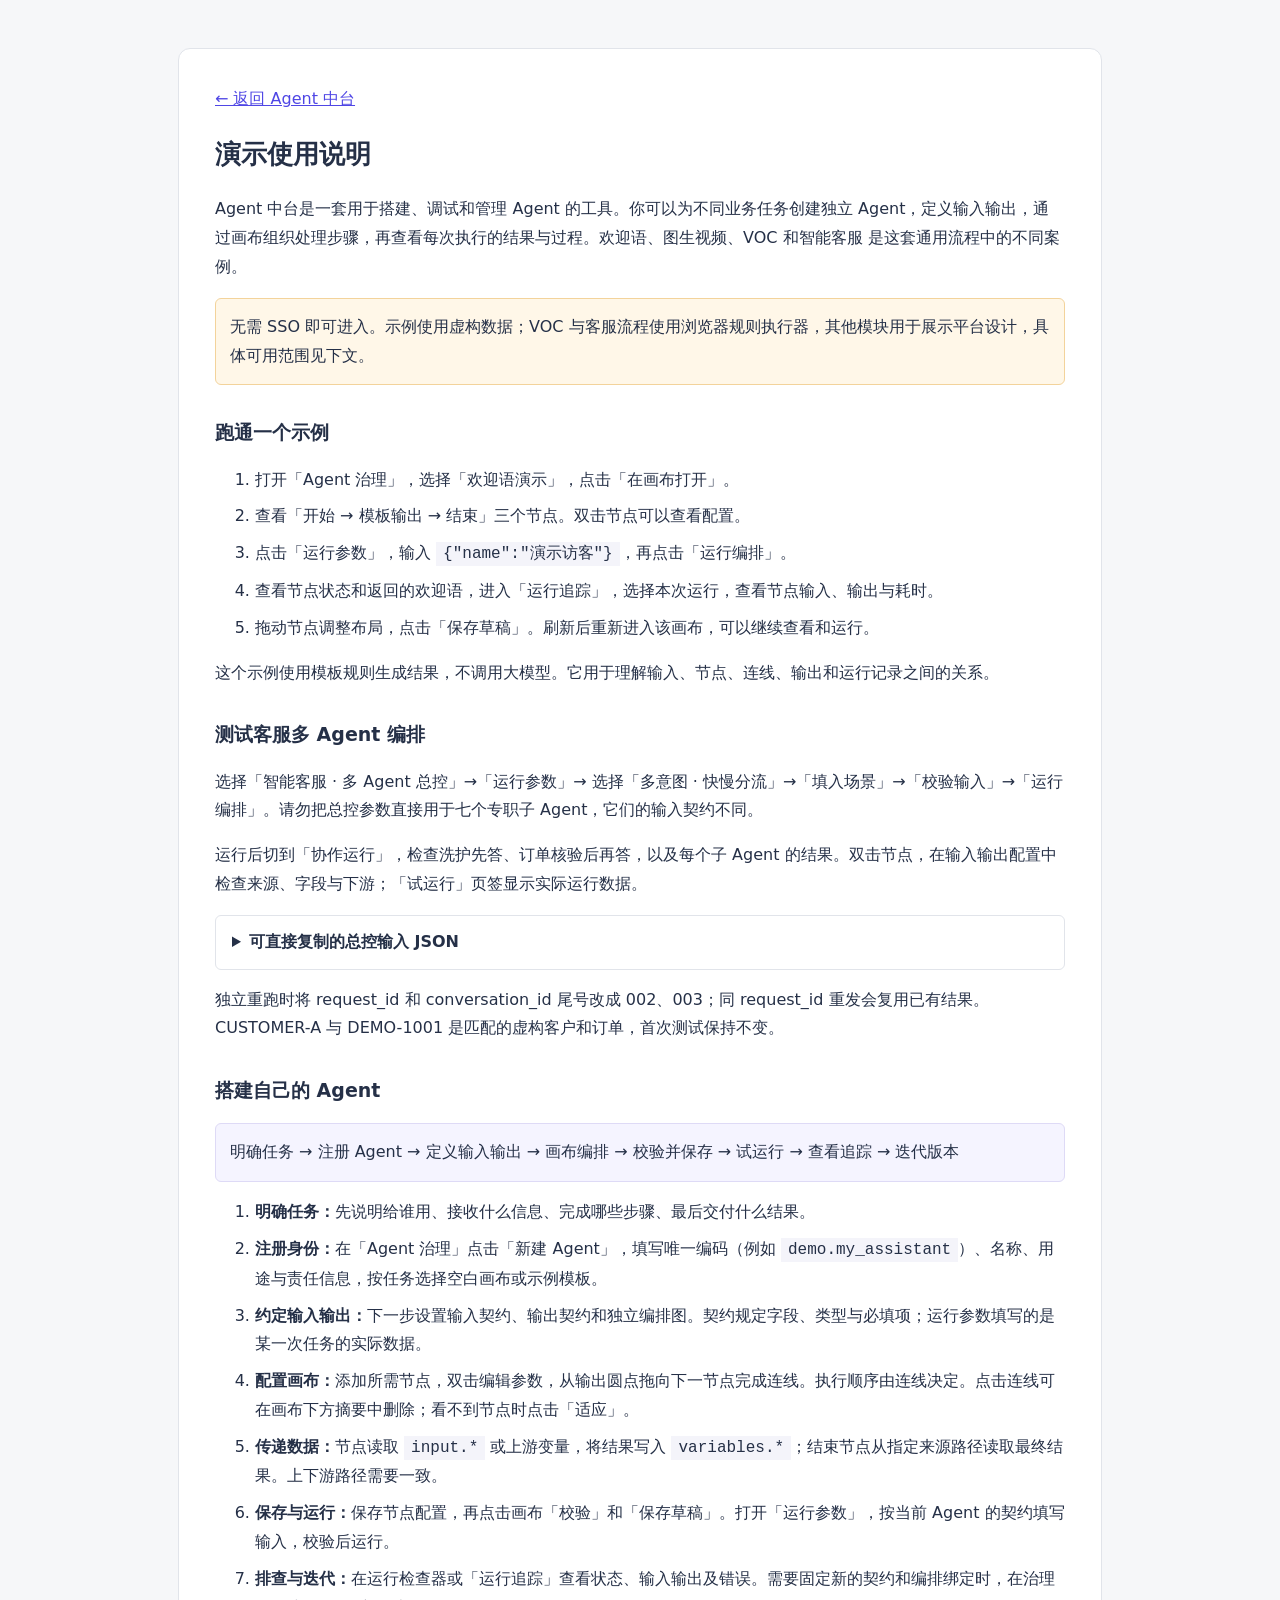
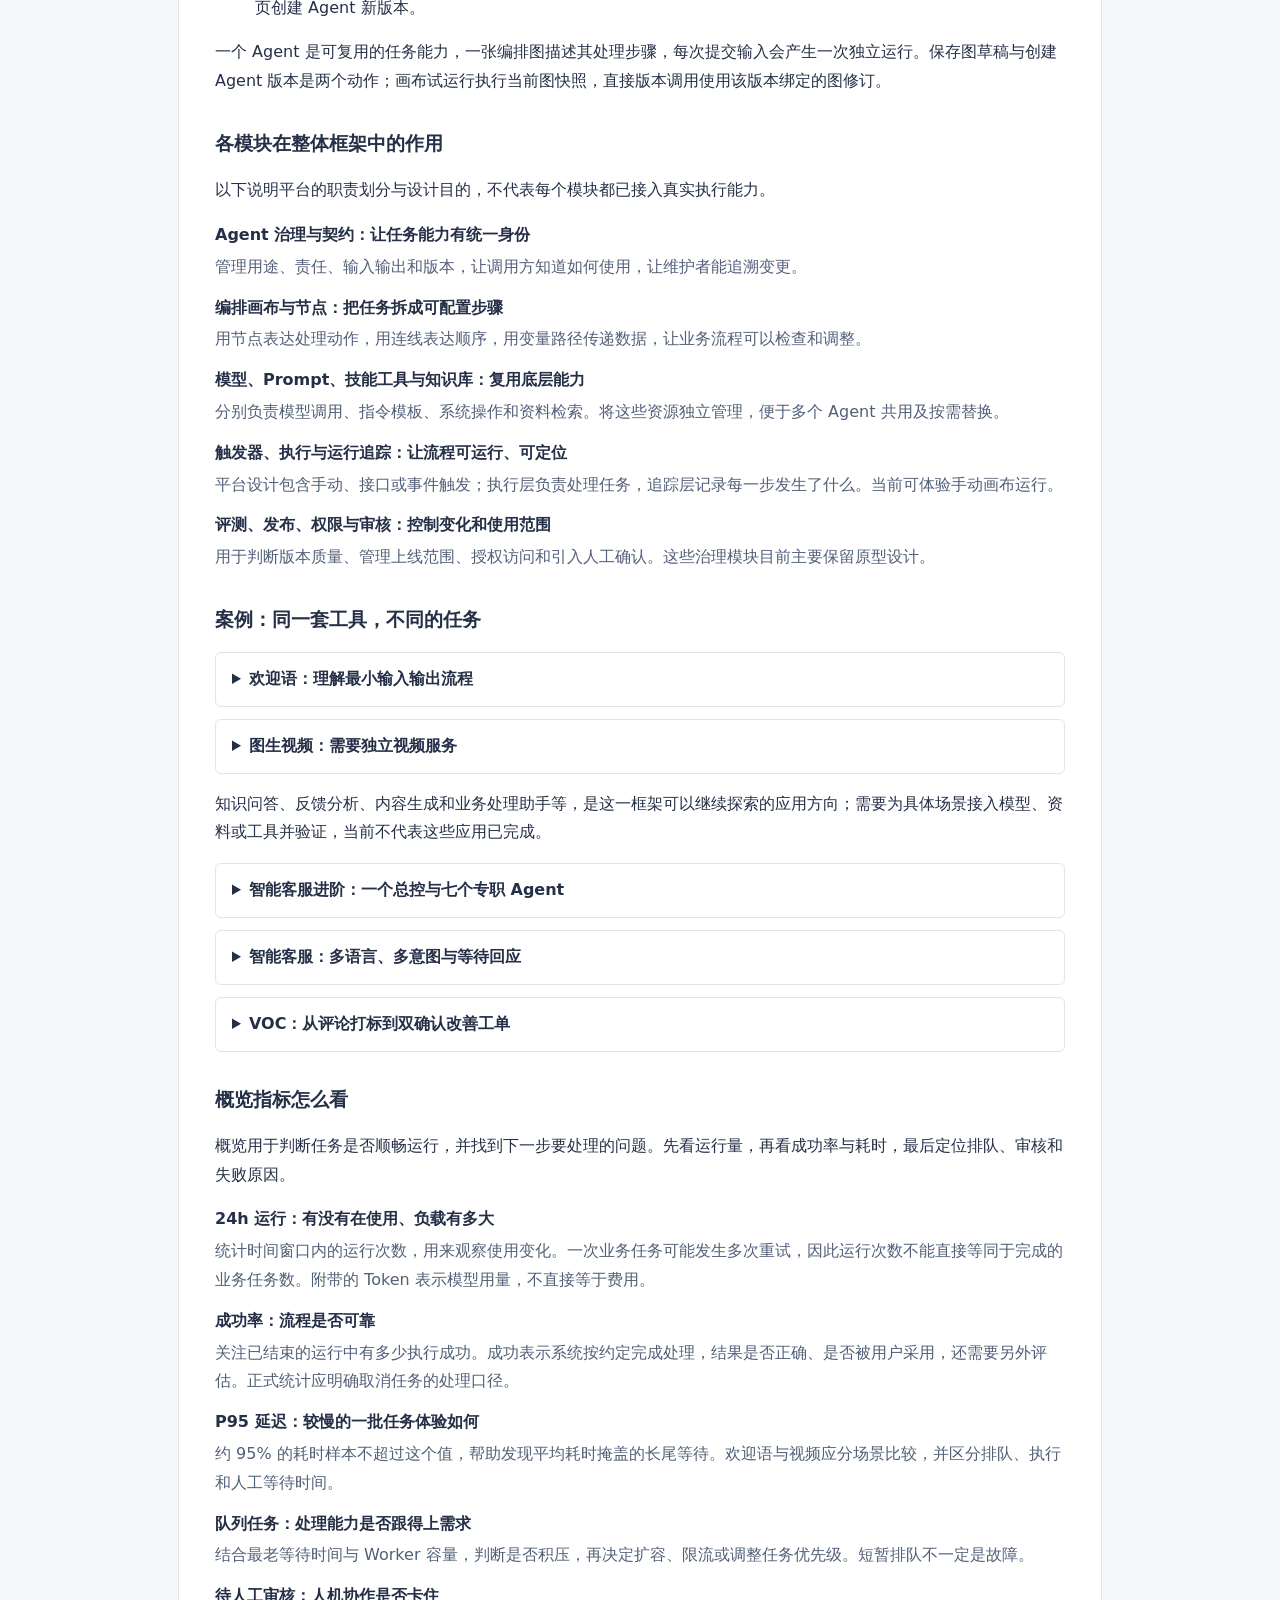
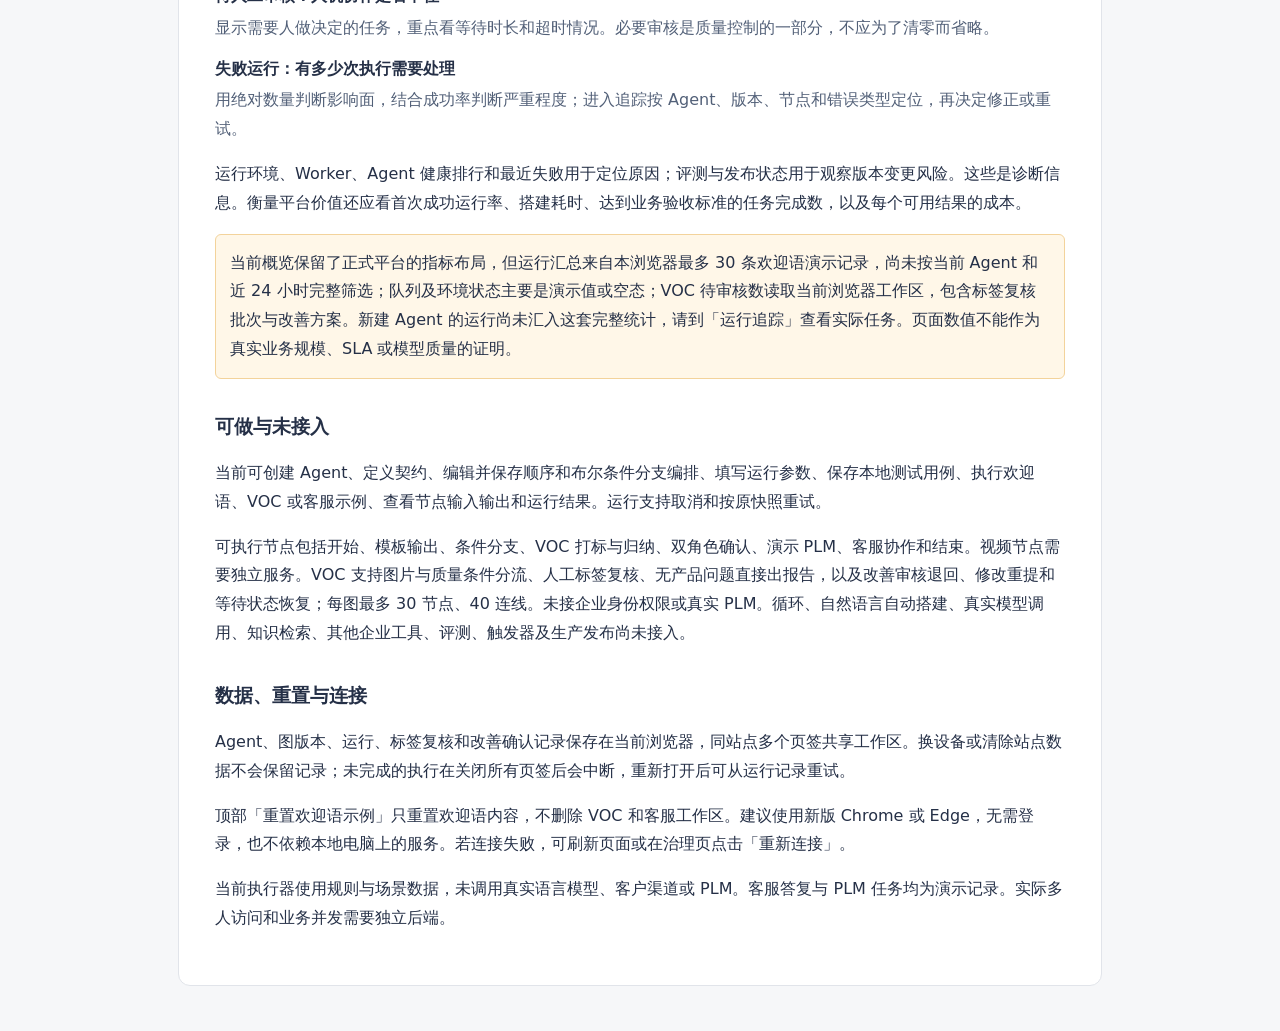
<file: guide.html>
<!doctype html>
<html lang="zh-CN">
<head>
<meta charset="utf-8">
<meta name="viewport" content="width=device-width,initial-scale=1">
<meta http-equiv="Content-Security-Policy" content="default-src 'self'; style-src 'unsafe-inline'; connect-src 'none'; object-src 'none'; base-uri 'none'; form-action 'none'">
<title>Agent 中台 · 演示使用说明</title>
<style>
body{font:16px/1.8 system-ui;background:#f6f7f9;color:#253047;margin:0}main{max-width:850px;margin:48px auto;background:white;border:1px solid #e1e4ea;border-radius:12px;padding:36px}h1{font-size:26px}h2{font-size:19px;margin-top:30px}a{color:#4f46e5}code{background:#f4f4fa;padding:3px 7px;overflow-wrap:anywhere}.note{background:#fff7e8;border:1px solid #f3d39b;padding:14px;border-radius:6px}li{margin:8px 0}.flow{background:#f5f4ff;border:1px solid #dedaf6;border-radius:6px;padding:14px}details{border:1px solid #e1e4ea;border-radius:6px;padding:12px 16px;margin:12px 0}summary{cursor:pointer;font-weight:600}dt{font-weight:600;margin-top:12px}dd{margin:3px 0 12px;color:#526078}@media(max-width:640px){main{margin:12px;padding:20px}h1{font-size:23px}}
</style>
</head>
<body><main>
<a href="./index.html">← 返回 Agent 中台</a>
<h1>演示使用说明</h1>
<p>Agent 中台是一套用于搭建、调试和管理 Agent 的工具。你可以为不同业务任务创建独立 Agent，定义输入输出，通过画布组织处理步骤，再查看每次执行的结果与过程。欢迎语、图生视频、VOC 和智能客服 是这套通用流程中的不同案例。</p>
<p class="note">无需 SSO 即可进入。示例使用虚构数据；VOC 与客服流程使用浏览器规则执行器，其他模块用于展示平台设计，具体可用范围见下文。</p>

<h2>跑通一个示例</h2>
<ol>
<li>打开「Agent 治理」，选择「欢迎语演示」，点击「在画布打开」。</li>
<li>查看「开始 → 模板输出 → 结束」三个节点。双击节点可以查看配置。</li>
<li>点击「运行参数」，输入 <code>{"name":"演示访客"}</code>，再点击「运行编排」。</li>
<li>查看节点状态和返回的欢迎语，进入「运行追踪」，选择本次运行，查看节点输入、输出与耗时。</li>
<li>拖动节点调整布局，点击「保存草稿」。刷新后重新进入该画布，可以继续查看和运行。</li>
</ol>
<p>这个示例使用模板规则生成结果，不调用大模型。它用于理解输入、节点、连线、输出和运行记录之间的关系。</p>

<h2>测试客服多 Agent 编排</h2><p>选择「智能客服 · 多 Agent 总控」→「运行参数」→ 选择「多意图 · 快慢分流」→「填入场景」→「校验输入」→「运行编排」。请勿把总控参数直接用于七个专职子 Agent，它们的输入契约不同。</p><p>运行后切到「协作运行」，检查洗护先答、订单核验后再答，以及每个子 Agent 的结果。双击节点，在输入输出配置中检查来源、字段与下游；「试运行」页签显示实际运行数据。</p><details><summary>可直接复制的总控输入 JSON</summary><pre style="overflow:auto">{
  "request_id": "TEST-20261104-001",
  "conversation": {
    "conversation_id": "CONV-TEST-001",
    "customer_id": "CUSTOMER-A",
    "locale": "zh",
    "market": "CN",
    "channel": "web",
    "policy_date": "2026-11-04",
    "messages": [
      {
        "message_id": "M1",
        "text": "我的订单 DEMO-1001 什么时候到？",
        "order_ref": "DEMO-1001"
      },
      {
        "message_id": "M2",
        "text": "另外这件衣服怎么洗？"
      }
    ]
  },
  "reply_mode": "hybrid",
  "simulation": {
    "order_fault": "none",
    "knowledge_fault": "none",
    "draft_fault": "none",
    "load": "normal",
    "order_delay_ms": 3500
  }
}</pre></details><p>独立重跑时将 request_id 和 conversation_id 尾号改成 002、003；同 request_id 重发会复用已有结果。CUSTOMER-A 与 DEMO-1001 是匹配的虚构客户和订单，首次测试保持不变。</p>
<h2>搭建自己的 Agent</h2>
<p class="flow">明确任务 → 注册 Agent → 定义输入输出 → 画布编排 → 校验并保存 → 试运行 → 查看追踪 → 迭代版本</p>
<ol>
<li><strong>明确任务：</strong>先说明给谁用、接收什么信息、完成哪些步骤、最后交付什么结果。</li>
<li><strong>注册身份：</strong>在「Agent 治理」点击「新建 Agent」，填写唯一编码（例如 <code>demo.my_assistant</code>）、名称、用途与责任信息，按任务选择空白画布或示例模板。</li>
<li><strong>约定输入输出：</strong>下一步设置输入契约、输出契约和独立编排图。契约规定字段、类型与必填项；运行参数填写的是某一次任务的实际数据。</li>
<li><strong>配置画布：</strong>添加所需节点，双击编辑参数，从输出圆点拖向下一节点完成连线。执行顺序由连线决定。点击连线可在画布下方摘要中删除；看不到节点时点击「适应」。</li>
<li><strong>传递数据：</strong>节点读取 <code>input.*</code> 或上游变量，将结果写入 <code>variables.*</code>；结束节点从指定来源路径读取最终结果。上下游路径需要一致。</li>
<li><strong>保存与运行：</strong>保存节点配置，再点击画布「校验」和「保存草稿」。打开「运行参数」，按当前 Agent 的契约填写输入，校验后运行。</li>
<li><strong>排查与迭代：</strong>在运行检查器或「运行追踪」查看状态、输入输出及错误。需要固定新的契约和编排绑定时，在治理页创建 Agent 新版本。</li>
</ol>
<p>一个 Agent 是可复用的任务能力，一张编排图描述其处理步骤，每次提交输入会产生一次独立运行。保存图草稿与创建 Agent 版本是两个动作；画布试运行执行当前图快照，直接版本调用使用该版本绑定的图修订。</p>

<h2>各模块在整体框架中的作用</h2>
<p>以下说明平台的职责划分与设计目的，不代表每个模块都已接入真实执行能力。</p>
<dl>
<dt>Agent 治理与契约：让任务能力有统一身份</dt><dd>管理用途、责任、输入输出和版本，让调用方知道如何使用，让维护者能追溯变更。</dd>
<dt>编排画布与节点：把任务拆成可配置步骤</dt><dd>用节点表达处理动作，用连线表达顺序，用变量路径传递数据，让业务流程可以检查和调整。</dd>
<dt>模型、Prompt、技能工具与知识库：复用底层能力</dt><dd>分别负责模型调用、指令模板、系统操作和资料检索。将这些资源独立管理，便于多个 Agent 共用及按需替换。</dd>
<dt>触发器、执行与运行追踪：让流程可运行、可定位</dt><dd>平台设计包含手动、接口或事件触发；执行层负责处理任务，追踪层记录每一步发生了什么。当前可体验手动画布运行。</dd>
<dt>评测、发布、权限与审核：控制变化和使用范围</dt><dd>用于判断版本质量、管理上线范围、授权访问和引入人工确认。这些治理模块目前主要保留原型设计。</dd>
</dl>

<h2>案例：同一套工具，不同的任务</h2>
<details><summary>欢迎语：理解最小输入输出流程</summary><p>输入姓名，模板输出节点读取 <code>input.name</code>，把欢迎语写入变量，结束节点返回结果。适合先认识画布和追踪。</p></details>
<details><summary>图生视频：需要独立视频服务</summary><p>该案例用于验证图片上传、异步渲染和文件结果。GitHub Pages 版本不包含视频服务，暂不能生成视频；请先使用欢迎语、VOC 或客服案例测试画布。</p></details>
<p>知识问答、反馈分析、内容生成和业务处理助手等，是这一框架可以继续探索的应用方向；需要为具体场景接入模型、资料或工具并验证，当前不代表这些应用已完成。</p>
<details><summary>智能客服进阶：一个总控与七个专职 Agent</summary><p>从「智能客服 · 多 Agent 总控」进入画布，按问题调用会话理解、知识核验、订单核验、答案组织、语言润色、答复质检与人工交接 Agent。每个职责都有独立契约和子画布。</p><p>13种场景可演示并行核验、先答已知问题、政策冲突、有限修复、超时恢复和客户确认。<a href="./index.html?agent=demo.support_orchestrator&amp;workspace=collaboration">进入总控</a>。长画布可用专注模式和1:1缩放查看节点，未接真实模型与渠道。</p></details>
<details><summary>智能客服：多语言、多意图与等待回应</summary><p>「多语言智能客服」按会话隔离客户，归并连续消息与重复意图；明确问题先答，慢查询保留待答，长等待自动安抚或转人工。可切换汇总、逐意图或混合回复方式。</p><p>运行后从编排结果进入模拟收件箱，查看原声、意图、回复时间线和人工接管。四语规则演示，未连接模型或真实渠道。<a href="./support-guide.html">查看客服流程、Schema、Prompt与指标 →</a></p></details>
<details><summary>VOC：从评论打标到双确认改善工单</summary><p>「VOC 评论打标」与「VOC 款式改善与工单」是两个同级 Agent：前者接收同款评论，输出短问题标签与证据；后者按款归纳排序，创建工单并停在人工确认节点。设计师与企划两个演示角色确认同一修订后，画布继续创建演示 PLM 任务。</p><p>在第二个 Agent 的运行参数中选择前一个打标运行，即可带入结果。标签使用规则演示，图片只保留引用，没有接入真实模型或真实 PLM。<a href="./voc-guide.html">查看使用流程与 input/output schema 写法 →</a></p></details>

<h2 id="overview-metrics">概览指标怎么看</h2>
<p>概览用于判断任务是否顺畅运行，并找到下一步要处理的问题。先看运行量，再看成功率与耗时，最后定位排队、审核和失败原因。</p>
<dl>
<dt>24h 运行：有没有在使用、负载有多大</dt><dd>统计时间窗口内的运行次数，用来观察使用变化。一次业务任务可能发生多次重试，因此运行次数不能直接等同于完成的业务任务数。附带的 Token 表示模型用量，不直接等于费用。</dd>
<dt>成功率：流程是否可靠</dt><dd>关注已结束的运行中有多少执行成功。成功表示系统按约定完成处理，结果是否正确、是否被用户采用，还需要另外评估。正式统计应明确取消任务的处理口径。</dd>
<dt>P95 延迟：较慢的一批任务体验如何</dt><dd>约 95% 的耗时样本不超过这个值，帮助发现平均耗时掩盖的长尾等待。欢迎语与视频应分场景比较，并区分排队、执行和人工等待时间。</dd>
<dt>队列任务：处理能力是否跟得上需求</dt><dd>结合最老等待时间与 Worker 容量，判断是否积压，再决定扩容、限流或调整任务优先级。短暂排队不一定是故障。</dd>
<dt>待人工审核：人机协作是否卡住</dt><dd>显示需要人做决定的任务，重点看等待时长和超时情况。必要审核是质量控制的一部分，不应为了清零而省略。</dd>
<dt>失败运行：有多少次执行需要处理</dt><dd>用绝对数量判断影响面，结合成功率判断严重程度；进入追踪按 Agent、版本、节点和错误类型定位，再决定修正或重试。</dd>
</dl>
<p>运行环境、Worker、Agent 健康排行和最近失败用于定位原因；评测与发布状态用于观察版本变更风险。这些是诊断信息。衡量平台价值还应看首次成功运行率、搭建耗时、达到业务验收标准的任务完成数，以及每个可用结果的成本。</p>
<p class="note">当前概览保留了正式平台的指标布局，但运行汇总来自本浏览器最多 30 条欢迎语演示记录，尚未按当前 Agent 和近 24 小时完整筛选；队列及环境状态主要是演示值或空态；VOC 待审核数读取当前浏览器工作区，包含标签复核批次与改善方案。新建 Agent 的运行尚未汇入这套完整统计，请到「运行追踪」查看实际任务。页面数值不能作为真实业务规模、SLA 或模型质量的证明。</p>

<h2>可做与未接入</h2>
<p>当前可创建 Agent、定义契约、编辑并保存顺序和布尔条件分支编排、填写运行参数、保存本地测试用例、执行欢迎语、VOC 或客服示例、查看节点输入输出和运行结果。运行支持取消和按原快照重试。</p>
<p>可执行节点包括开始、模板输出、条件分支、VOC 打标与归纳、双角色确认、演示 PLM、客服协作和结束。视频节点需要独立服务。VOC 支持图片与质量条件分流、人工标签复核、无产品问题直接出报告，以及改善审核退回、修改重提和等待状态恢复；每图最多 30 节点、40 连线。未接企业身份权限或真实 PLM。循环、自然语言自动搭建、真实模型调用、知识检索、其他企业工具、评测、触发器及生产发布尚未接入。</p>

<h2>数据、重置与连接</h2><p>Agent、图版本、运行、标签复核和改善确认记录保存在当前浏览器，同站点多个页签共享工作区。换设备或清除站点数据不会保留记录；未完成的执行在关闭所有页签后会中断，重新打开后可从运行记录重试。</p><p>顶部「重置欢迎语示例」只重置欢迎语内容，不删除 VOC 和客服工作区。建议使用新版 Chrome 或 Edge，无需登录，也不依赖本地电脑上的服务。若连接失败，可刷新页面或在治理页点击「重新连接」。</p><p>当前执行器使用规则与场景数据，未调用真实语言模型、客户渠道或 PLM。客服答复与 PLM 任务均为演示记录。实际多人访问和业务并发需要独立后端。</p></main></body></html>
</file>
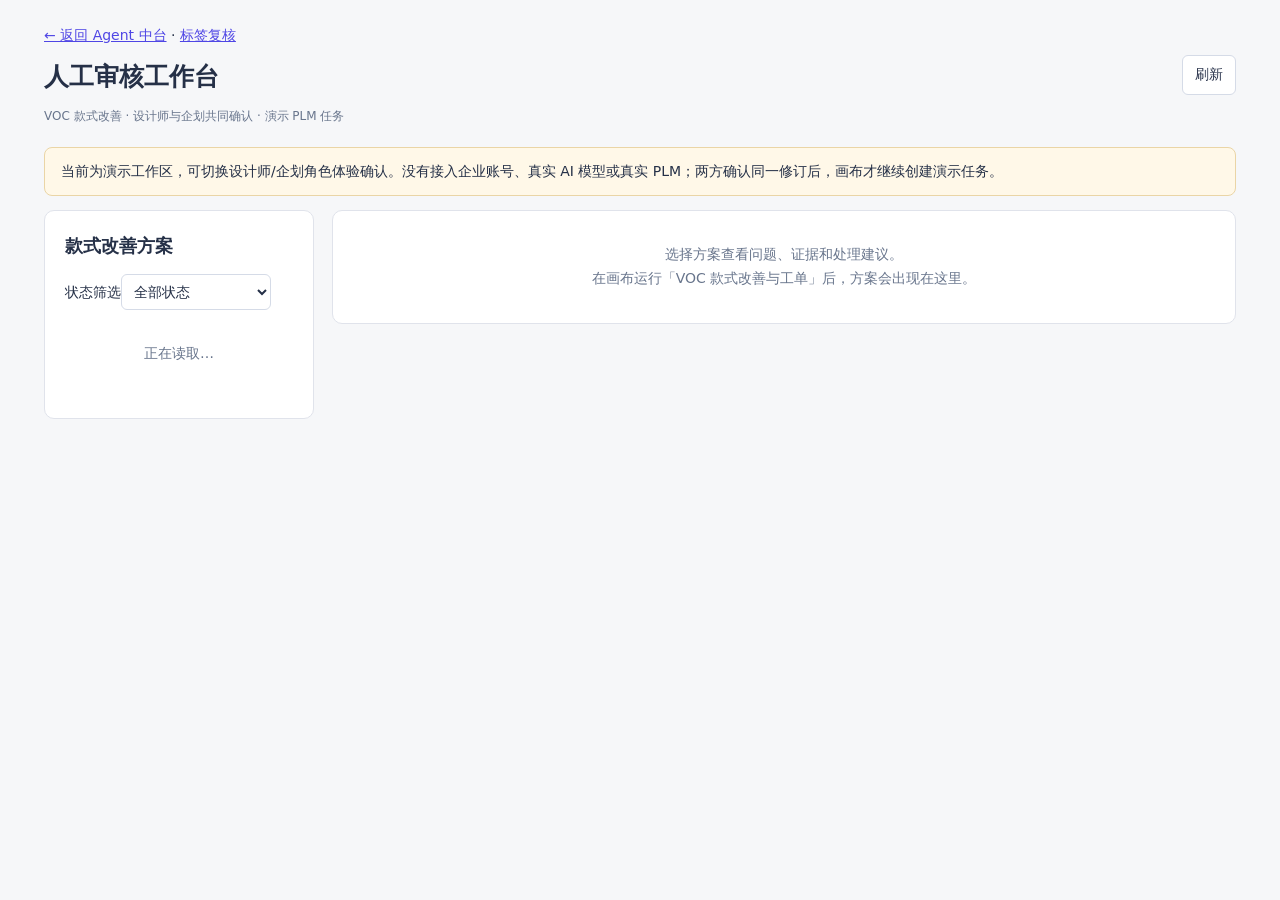
<file: review.html>
<!doctype html>
<html lang="zh-CN"><head><meta charset="utf-8"><meta name="viewport" content="width=device-width,initial-scale=1"><meta name="referrer" content="no-referrer"><meta http-equiv="Content-Security-Policy" content="default-src 'self'; script-src 'self'; style-src 'self'; connect-src 'self'; img-src 'self' data:; object-src 'none'; base-uri 'none'; form-action 'none'"><title>VOC 人工确认与 PLM 任务 · Agent 中台</title><link rel="stylesheet" href="./assets/voc.css?v=20261113-1"></head>
<body class="voc-app"><main class="voc-shell"><header class="voc-head"><div><a href="./index.html">← 返回 Agent 中台</a> · <a href="./tag-review.html">标签复核</a><h1>人工审核工作台</h1><div class="voc-muted">VOC 款式改善 · 设计师与企划共同确认 · 演示 PLM 任务</div></div><button class="voc-btn" id="refresh">刷新</button></header>
<div class="voc-notice">当前为演示工作区，可切换设计师/企划角色体验确认。没有接入企业账号、真实 AI 模型或真实 PLM；两方确认同一修订后，画布才继续创建演示任务。</div>
<p id="message" role="status" aria-live="polite"></p>
<div class="voc-layout"><aside class="voc-card"><h2>款式改善方案</h2><label for="statusFilter">状态筛选</label><select id="statusFilter"><option value="all">全部状态</option><option value="pending_review">待双方确认</option><option value="needs_changes">退回 / 待重提</option><option value="approved">确认完成 / 创建中</option><option value="completed">已完成</option><option value="cancelled">已取消</option></select><div id="plans"><div class="voc-empty">正在读取…</div></div></aside><section id="detail"><div class="voc-card voc-empty">选择方案查看问题、证据和处理建议。<br>在画布运行「VOC 款式改善与工单」后，方案会出现在这里。</div></section></div></main>
<script src="./assets/video-config.js?v=20261113-1"></script><script src="./assets/pages-client.js?v=20261113-1"></script><script src="./assets/video-client.js?v=20261113-1"></script><script src="./assets/voc-review.js?v=20261113-1"></script></body></html>
</file>
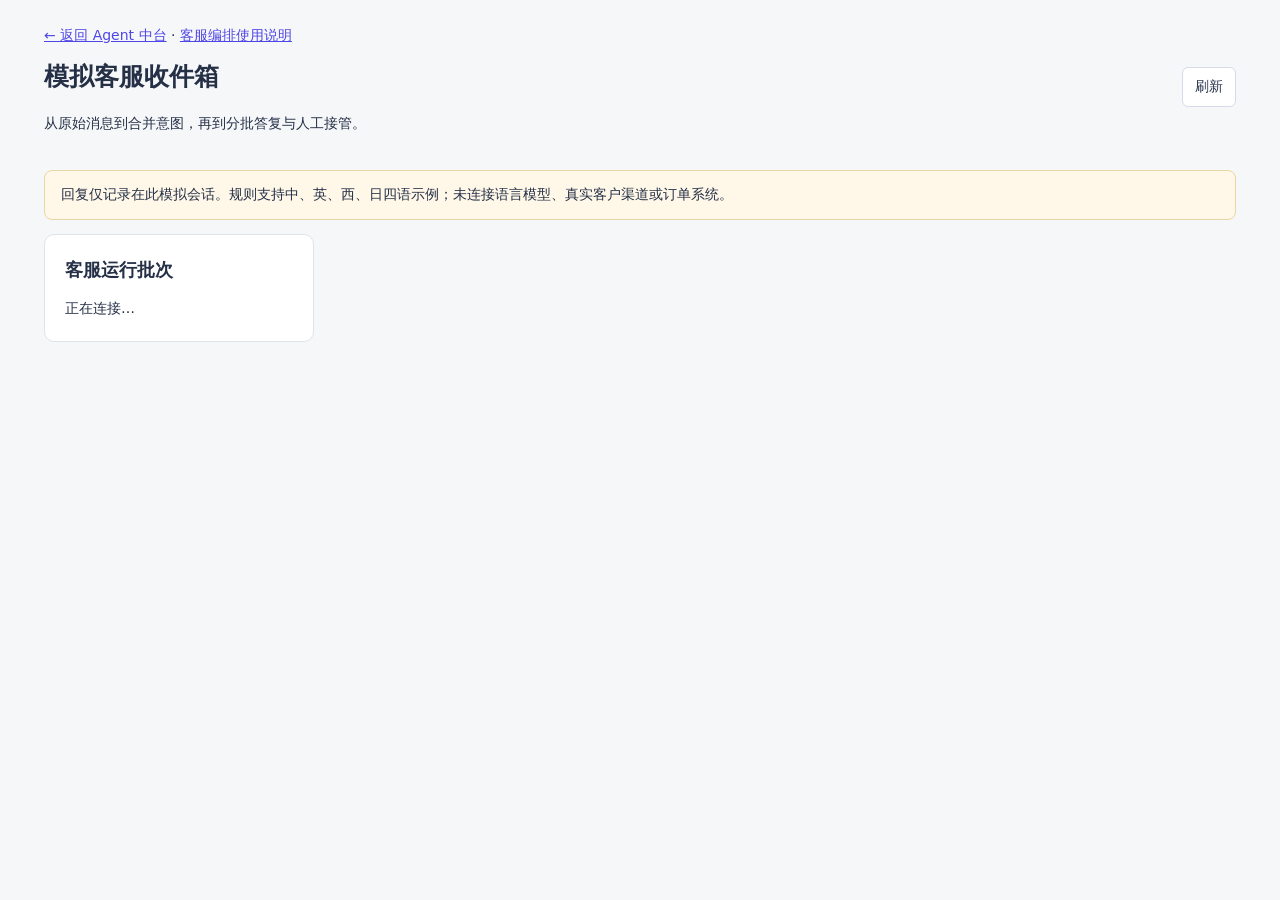
<file: support-inbox.html>
<!doctype html>
<html lang="zh-CN"><head><meta charset="utf-8"><meta name="viewport" content="width=device-width,initial-scale=1"><meta name="referrer" content="no-referrer"><meta http-equiv="Content-Security-Policy" content="default-src 'self'; script-src 'self'; style-src 'self'; connect-src 'self'; object-src 'none'; base-uri 'none'; form-action 'none'"><title>模拟客服收件箱 · Agent 中台</title><link rel="stylesheet" href="./assets/voc.css?v=20261113-1"><link rel="stylesheet" href="./assets/support.css?v=20261113-1"></head>
<body class="voc-app"><main class="voc-shell"><header class="voc-head"><div><a href="./index.html">← 返回 Agent 中台</a> · <a href="./support-guide.html">客服编排使用说明</a><h1>模拟客服收件箱</h1><p>从原始消息到合并意图，再到分批答复与人工接管。</p></div><button class="voc-btn" id="refresh">刷新</button></header><div class="voc-notice">回复仅记录在此模拟会话。规则支持中、英、西、日四语示例；未连接语言模型、真实客户渠道或订单系统。</div><p id="message" role="status"></p><div class="voc-layout"><aside class="voc-card"><h2>客服运行批次</h2><div id="jobs">正在连接…</div></aside><section id="detail" aria-label="会话详情"></section></div></main><script src="./assets/video-config.js?v=20261113-1"></script><script src="./assets/pages-client.js?v=20261113-1"></script><script src="./assets/video-client.js?v=20261113-1"></script><script src="./assets/support-inbox.js?v=20261113-1"></script></body></html>
</file>
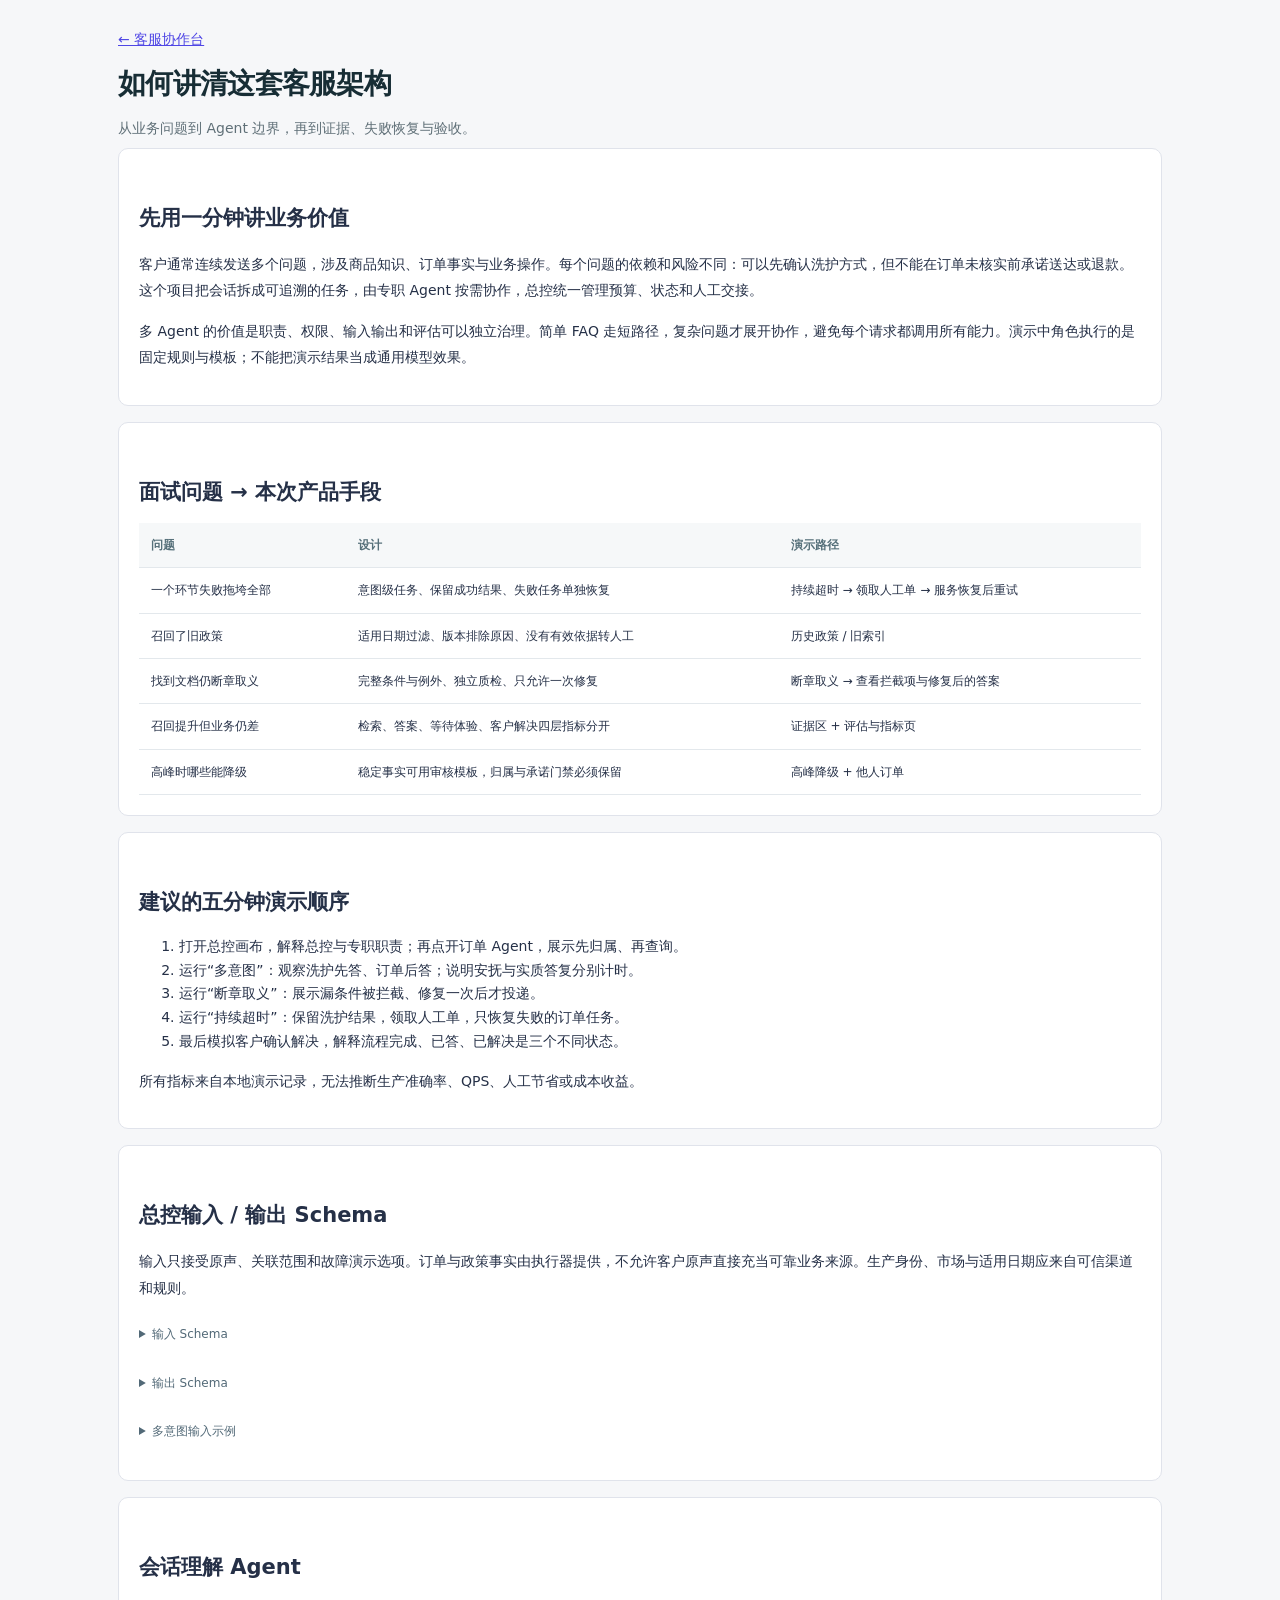
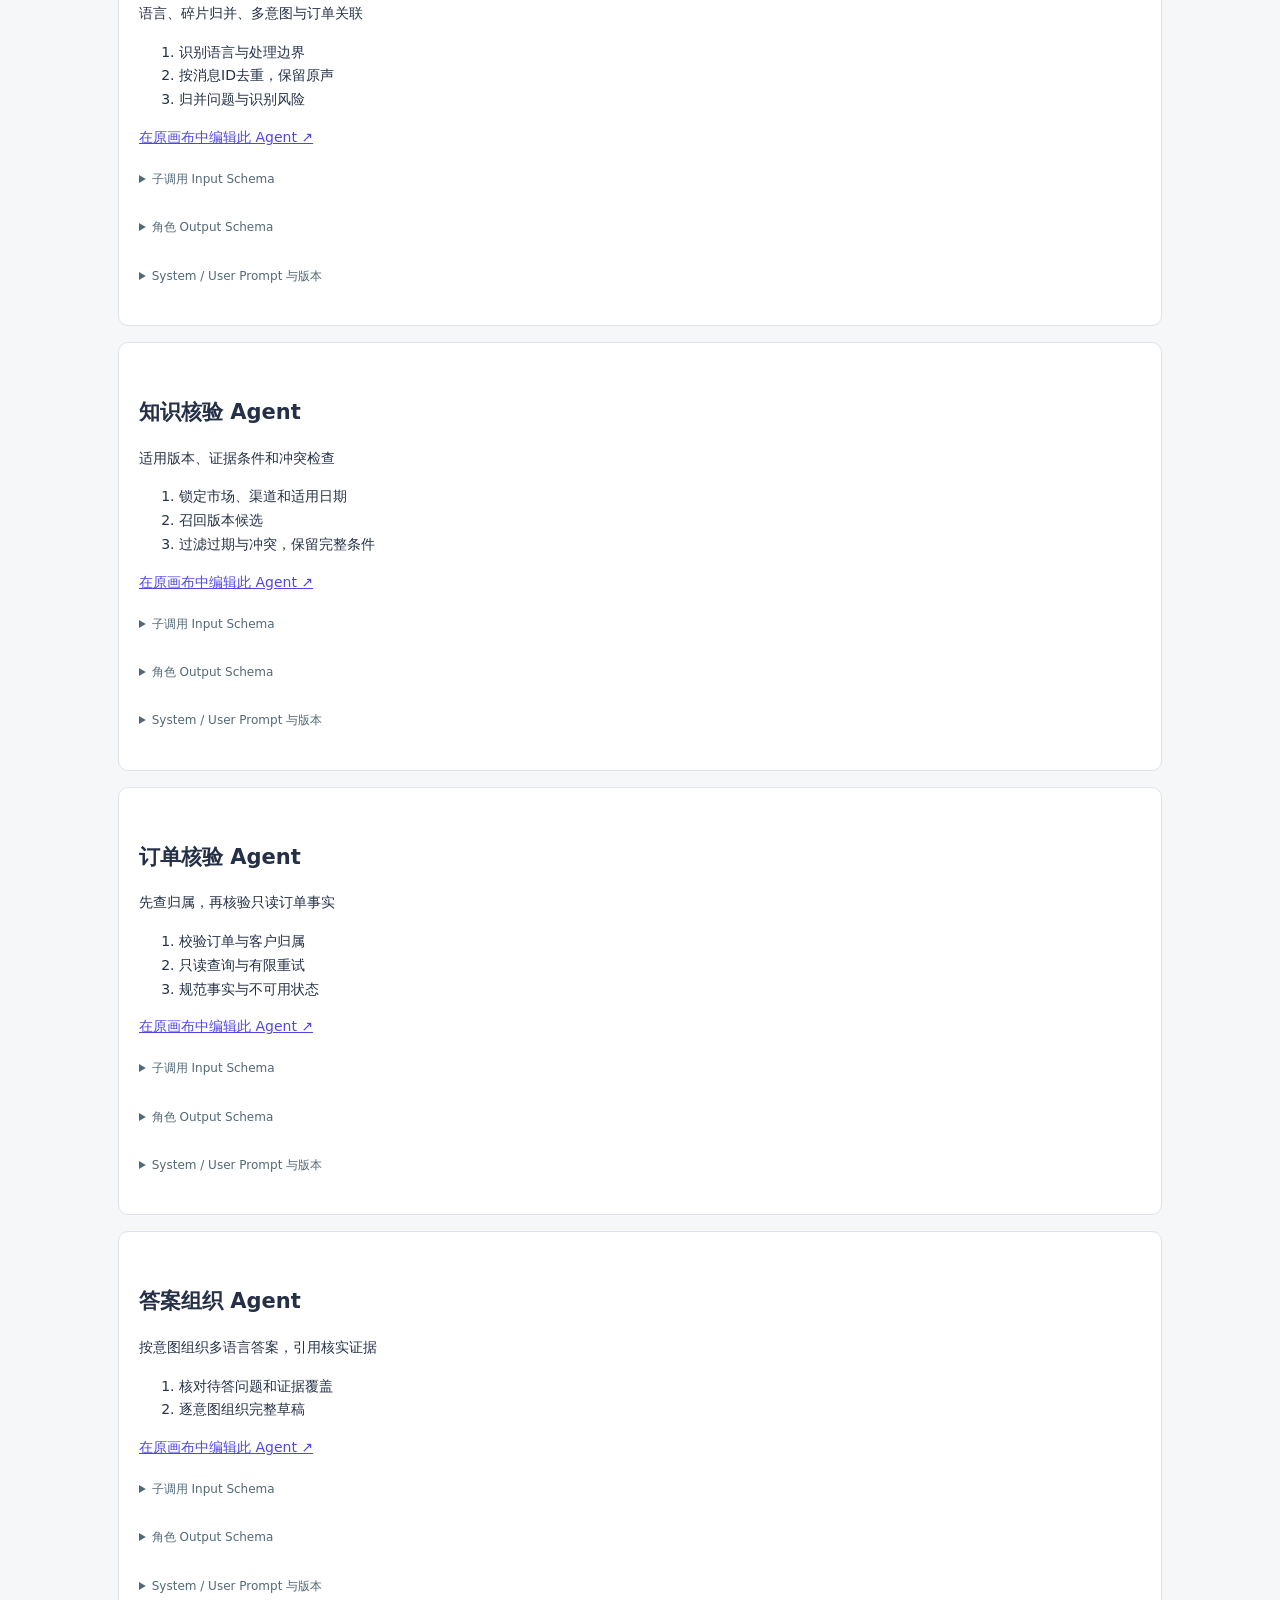
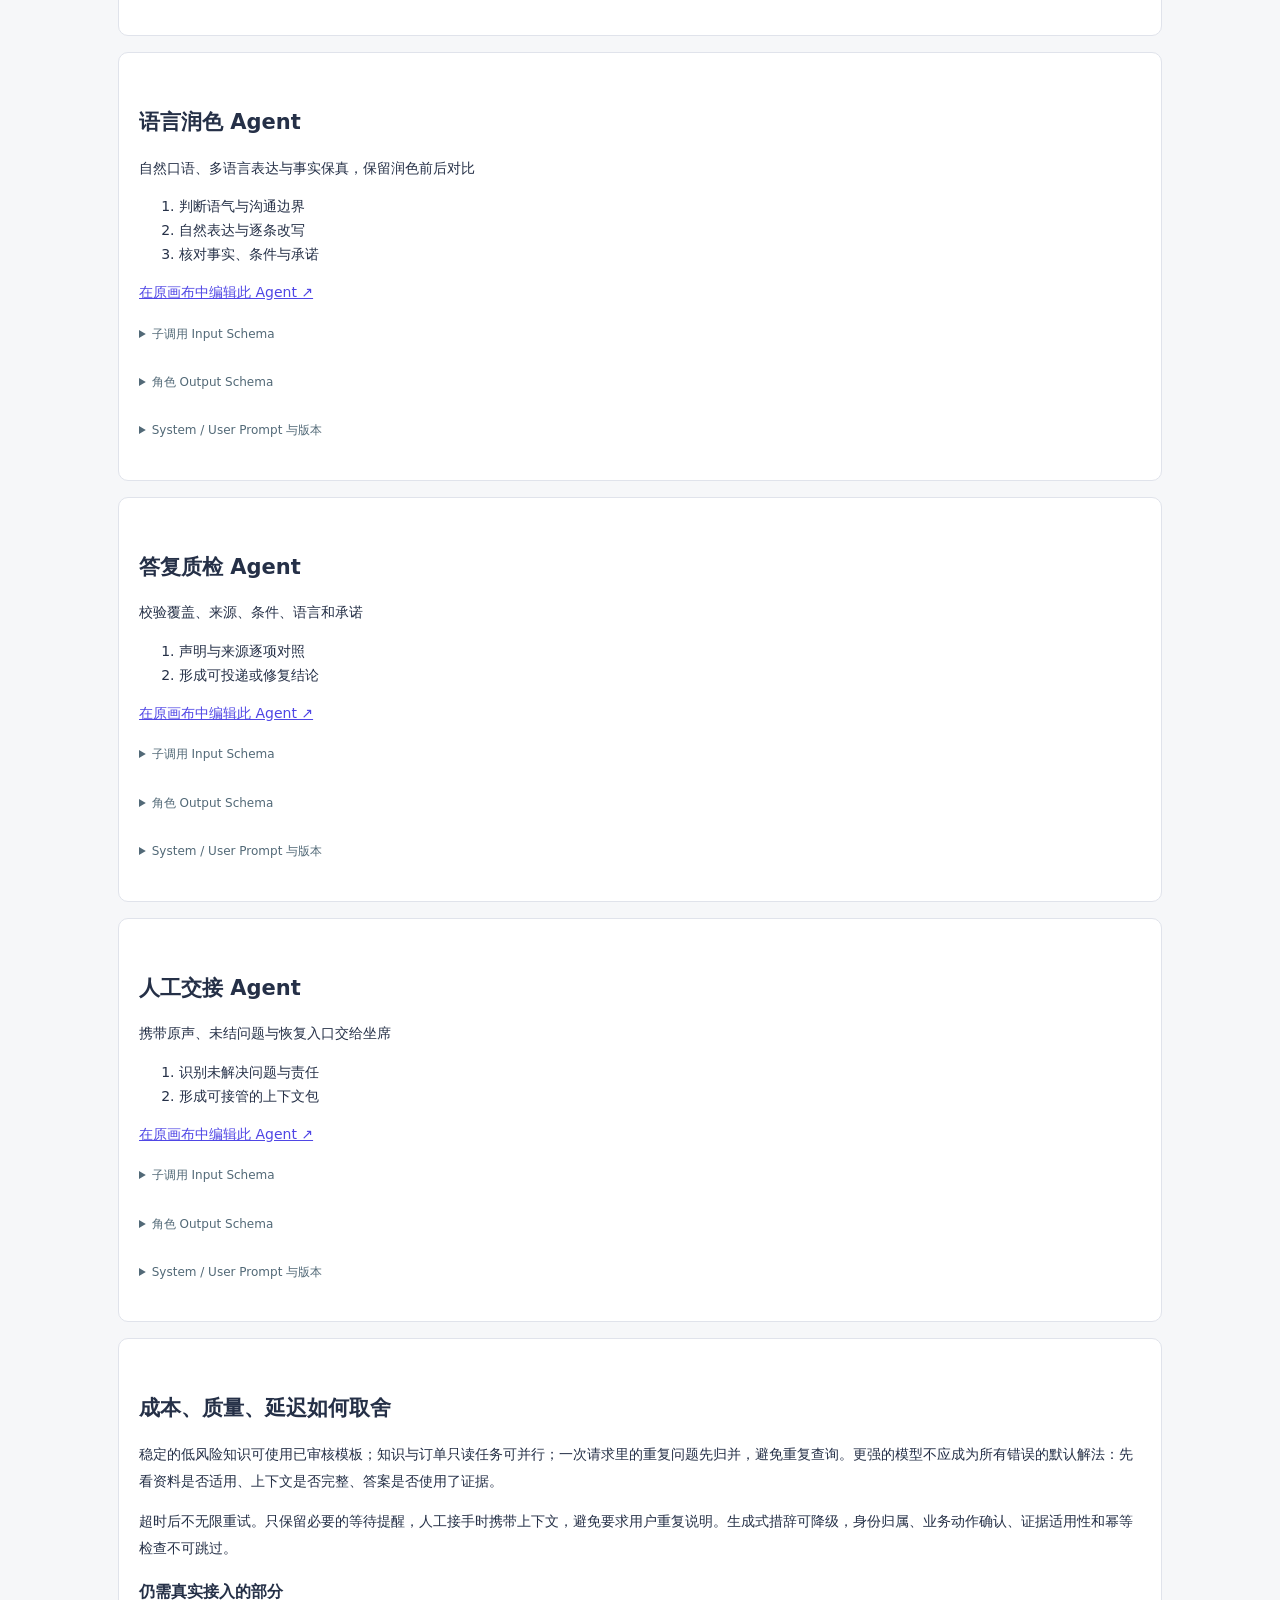
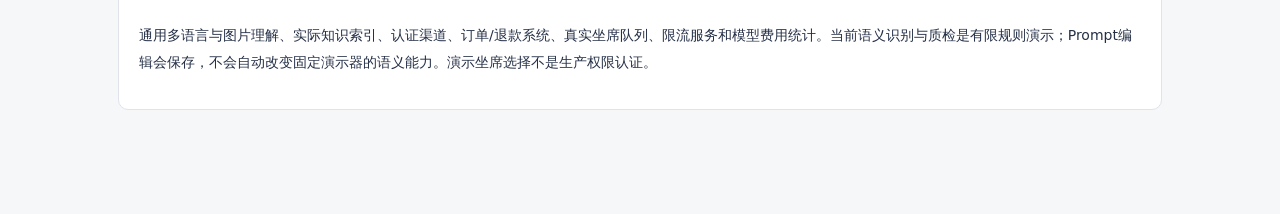
<file: support-team-guide.html>
<!doctype html>
<html lang="zh-CN"><head><meta charset="utf-8"><meta name="viewport" content="width=device-width,initial-scale=1"><meta http-equiv="Content-Security-Policy" content="default-src 'self'; script-src 'self'; style-src 'self'; object-src 'none'; base-uri 'none'"><title>智能客服多 Agent · 架构与讲解</title><link rel="stylesheet" href="./assets/voc.css?v=20261113-1"><link rel="stylesheet" href="./assets/support-team.css?v=20261113-1"></head><body class="voc-app team-app"><main class="team-shell team-guide"><a href="./support-team.html">← 客服协作台</a><header class="team-head"><div><h1>如何讲清这套客服架构</h1><p>从业务问题到 Agent 边界，再到证据、失败恢复与验收。</p></div></header><div id="guide"></div></main><script src="./assets/support-core.js?v=20261113-1"></script><script src="./assets/support-team-core.js?v=20261113-1"></script><script src="./assets/support-team-guide.js?v=20261113-1"></script></body></html>
</file>
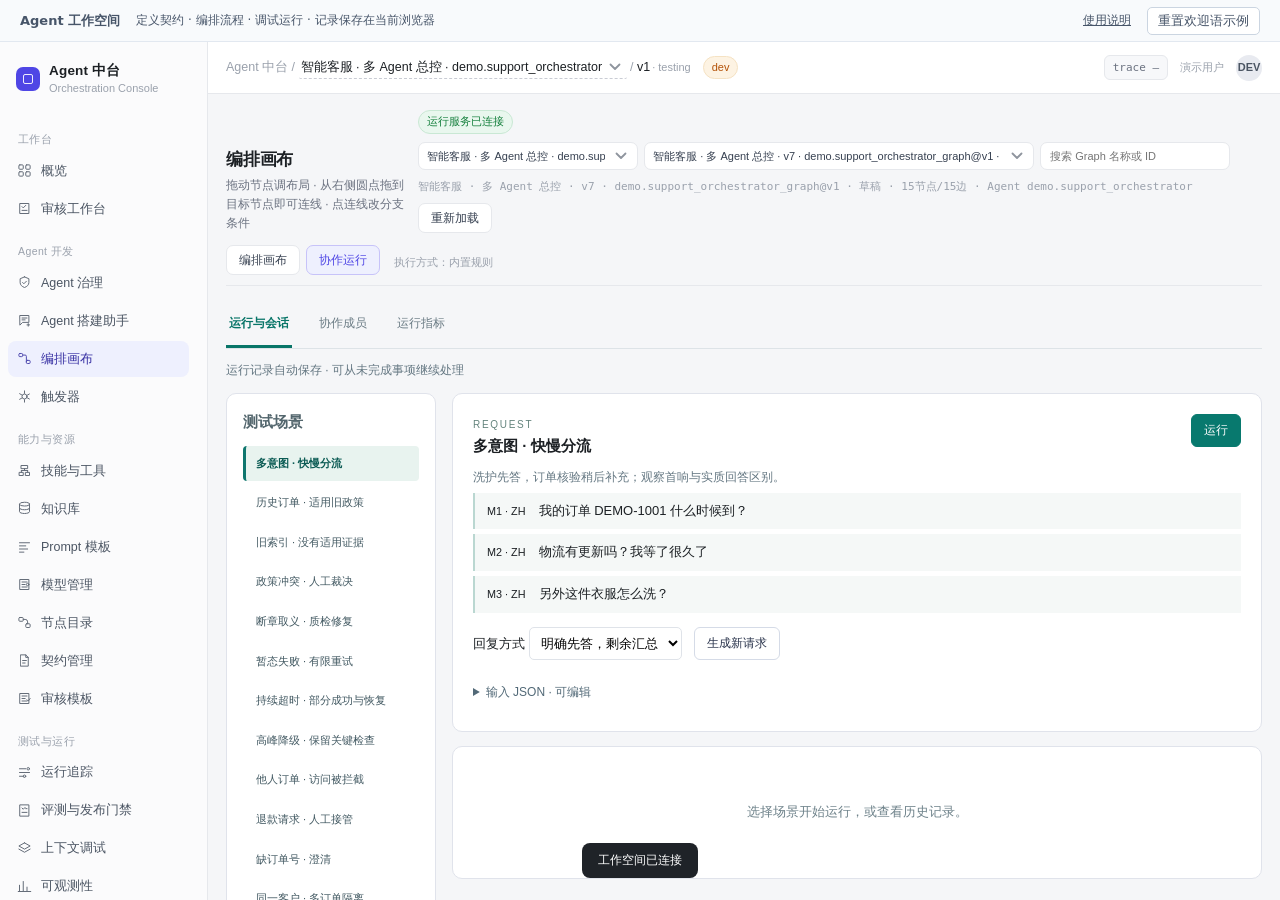
<file: support-team.html>
<!doctype html><html lang="zh-CN"><head><meta charset="utf-8"><title>智能客服 · 总控</title><script src="./assets/support-team-redirect.js?v=20261113-1" defer></script></head><body><p>正在打开总控工作空间…</p><a href="./index.html?agent=demo.support_orchestrator&workspace=collaboration">打开总控</a></body></html>
</file>
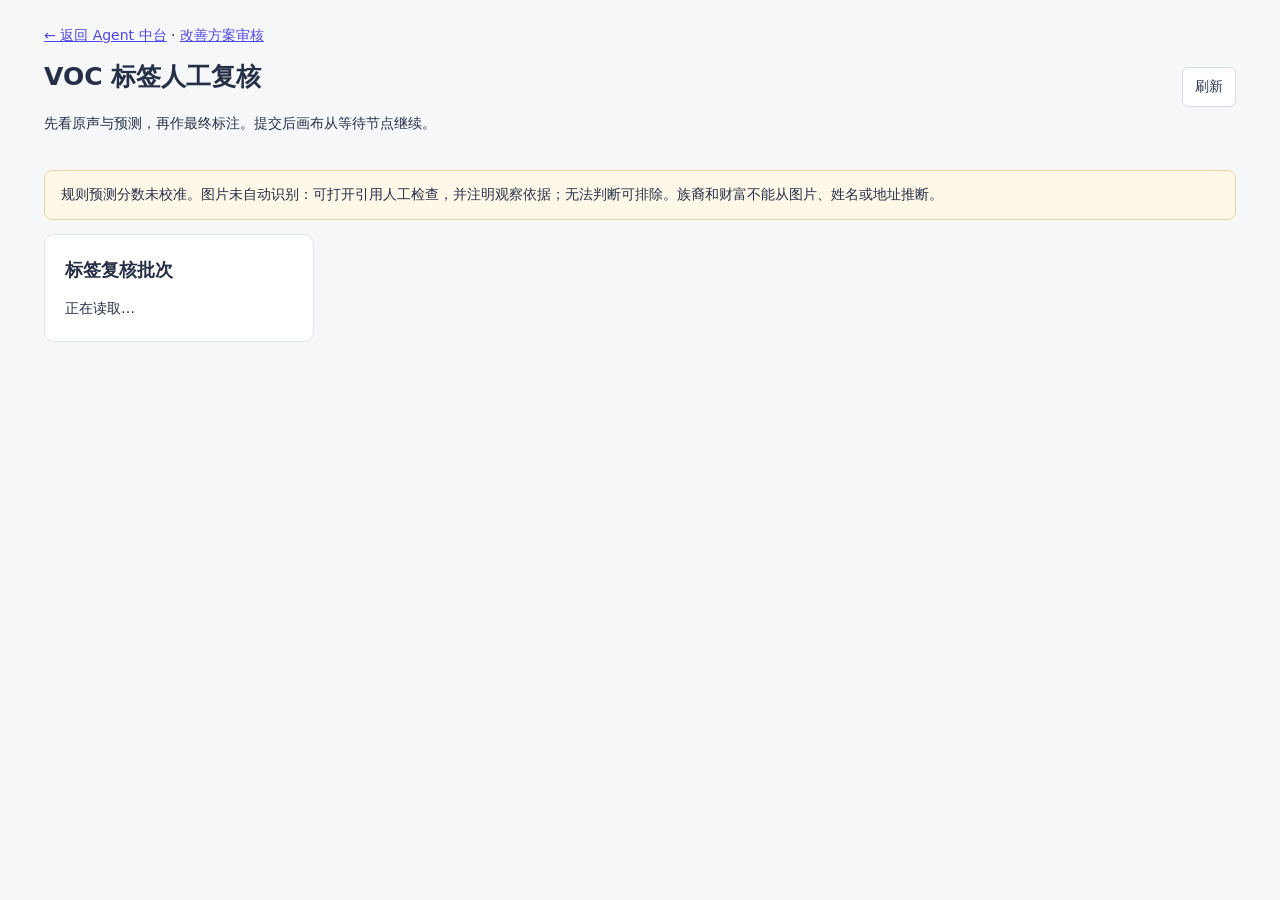
<file: tag-review.html>
<!doctype html>
<html lang="zh-CN"><head><meta charset="utf-8"><meta name="viewport" content="width=device-width,initial-scale=1"><meta name="referrer" content="no-referrer"><meta http-equiv="Content-Security-Policy" content="default-src 'self'; script-src 'self'; style-src 'self'; connect-src 'self'; img-src 'self' data:; object-src 'none'; base-uri 'none'; form-action 'none'"><title>VOC 标签人工复核 · Agent 中台</title><link rel="stylesheet" href="./assets/voc.css?v=20261113-1"></head>
<body class="voc-app"><main class="voc-shell"><header class="voc-head"><div><a href="./index.html">← 返回 Agent 中台</a> · <a href="./review.html">改善方案审核</a><h1>VOC 标签人工复核</h1><p>先看原声与预测，再作最终标注。提交后画布从等待节点继续。</p></div><button class="voc-btn" id="refresh">刷新</button></header><div class="voc-notice">规则预测分数未校准。图片未自动识别：可打开引用人工检查，并注明观察依据；无法判断可排除。族裔和财富不能从图片、姓名或地址推断。</div><p id="message" role="status"></p><div class="voc-layout"><aside class="voc-card"><h2>标签复核批次</h2><div id="batches">正在读取…</div></aside><section id="detail"></section></div></main><script src="./assets/video-config.js?v=20261113-1"></script><script src="./assets/pages-client.js?v=20261113-1"></script><script src="./assets/video-client.js?v=20261113-1"></script><script src="./assets/voc-core.js?v=20261113-1"></script><script src="./assets/voc-v2.js?v=20261113-1"></script><script src="./assets/tag-review.js?v=20261113-1"></script></body></html>
</file>
<file: assets/console.css>
:root{
  --bg:#f5f6f8; --panel:#ffffff; --line:#e6e8ec; --line-2:#eff1f4;
  --text:#1c2024; --muted:#6b7280; --faint:#9aa1ac;
  --accent:#4f46e5; --accent-soft:#eef0fe;
  --green:#15803d; --green-soft:#e9f7ee;
  --amber:#b45309; --amber-soft:#fdf3e3;
  --red:#b91c1c; --red-soft:#fdecec;
  --teal:#0f766e; --teal-soft:#e6f5f3;
  --radius:10px;
}
*{box-sizing:border-box;margin:0;padding:0}
html,body{height:100%}
body{
  font-family:-apple-system,BlinkMacSystemFont,"PingFang SC","Hiragino Sans GB","Microsoft YaHei",sans-serif;
  background:var(--bg); color:var(--text); font-size:13px; line-height:1.6;
  -webkit-font-smoothing:antialiased;
}
.mono{font-family:"SF Mono",ui-monospace,Menlo,Consolas,monospace}
.app{display:flex;height:100vh;overflow:hidden}

.sidebar{width:208px;height:100vh;flex:0 0 208px;background:#fbfbfc;border-right:1px solid var(--line);display:flex;flex-direction:column;overflow:hidden}
.brand{padding:18px 16px 14px;display:flex;align-items:center;gap:9px;flex:0 0 auto}
.brand-mark{width:24px;height:24px;border-radius:7px;background:var(--accent);position:relative;flex:0 0 24px}
.brand-mark:after{content:"";position:absolute;inset:7px;border:1.5px solid #fff;border-radius:2px;opacity:.9}
.brand-txt{font-size:13.5px;font-weight:600;letter-spacing:.2px}
.brand-sub{font-size:11px;color:var(--faint);margin-top:-2px}
.nav{padding:6px 8px;flex:1 1 auto;min-height:0;overflow-x:hidden;overflow-y:auto;scrollbar-gutter:stable;scrollbar-width:thin;scrollbar-color:#c9cdd5 transparent;overscroll-behavior:contain}
.nav::-webkit-scrollbar{width:6px}
.nav::-webkit-scrollbar-thumb{background:#c9cdd5;border-radius:6px}
.nav::-webkit-scrollbar-track{background:transparent}
.nav-item{display:flex;align-items:center;gap:9px;padding:8px 9px;border-radius:8px;color:#4b5563;cursor:pointer;font-size:12.5px;margin-bottom:2px;user-select:none;transition:background .12s}
.nav-item:hover{background:#f0f1f4}
.nav-item.active{background:var(--accent-soft);color:#3730a3;font-weight:500}
.nav-count{margin-left:auto;min-width:19px;height:18px;padding:0 5px;border-radius:9px;background:var(--amber-soft);color:var(--amber);font-size:10px;line-height:18px;text-align:center}
.nav-item svg{width:15px;height:15px;flex:0 0 15px;stroke:currentColor;fill:none;stroke-width:1.6;stroke-linecap:round;stroke-linejoin:round;opacity:.85}
.nav-group{font-size:10.5px;color:var(--faint);padding:14px 10px 5px;letter-spacing:.4px}
.dot{width:6px;height:6px;border-radius:50%;background:var(--green);display:inline-block}

.main{flex:1;display:flex;flex-direction:column;min-width:0}
.topbar{height:52px;flex:0 0 52px;background:#fff;border-bottom:1px solid var(--line);display:flex;align-items:center;padding:0 18px;gap:12px}
.crumb{font-size:12.5px;color:var(--faint)}
.crumb b{color:var(--text);font-weight:500}
/* 顶栏 agent 切换：外观做成面包屑的一部分，避免多一个控件抢视觉 */
.crumb-sel{appearance:none;-webkit-appearance:none;border:none;background:transparent;
  font:inherit;font-weight:500;color:var(--text);padding:1px 24px 1px 2px;cursor:pointer;
  border-bottom:1px dashed #c9ccd4;border-radius:2px;
  background-image:url("data:image/svg+xml,%3Csvg xmlns='http://www.w3.org/2000/svg' width='12' height='8' viewBox='0 0 12 8'%3E%3Cpath d='M1.5 1.5 6 6l4.5-4.5' fill='none' stroke='%238f959e' stroke-width='1.8' stroke-linecap='round' stroke-linejoin='round'/%3E%3C/svg%3E");
  background-repeat:no-repeat;background-position:right 6px center;background-size:12px 8px}
.crumb-sel:hover{border-bottom-color:var(--accent);color:var(--accent)}
.crumb-sel:focus{outline:none;border-bottom-color:var(--accent)}
.crumb-v{color:var(--text);font-weight:500}
.crumb-st{font-size:11px;color:var(--faint);margin-left:2px}
.pill{font-size:11px;padding:2px 8px;border-radius:20px;background:#f1f2f5;color:#4b5563;border:1px solid var(--line)}
.pill.dev{background:var(--amber-soft);color:var(--amber);border-color:#f5e2c3}
.topbar .spacer{flex:1}
.trace-chip{font-size:11px;color:var(--muted);background:#f7f8fa;border:1px solid var(--line);border-radius:6px;padding:3px 8px}
.avatar{width:26px;height:26px;border-radius:50%;background:#e8eaf0;color:#4b5563;display:flex;align-items:center;justify-content:center;font-size:11px;font-weight:600}

.views{flex:1;overflow:auto;padding:16px 18px 28px}
.view{display:none}
.view.active{display:block;animation:fade .18s ease}
@keyframes fade{from{opacity:0;transform:translateY(3px)}to{opacity:1;transform:none}}

.card{background:var(--panel);border:1px solid var(--line);border-radius:var(--radius)}
.card-h{padding:11px 14px;border-bottom:1px solid var(--line-2);display:flex;align-items:center;justify-content:space-between;gap:10px}
.card-t{font-size:12.5px;font-weight:600}
.card-s{font-size:11px;color:var(--faint);font-weight:400}
.card-b{padding:14px}
.grid{display:grid;gap:12px}
.g4{grid-template-columns:repeat(4,1fr)}
.g3{grid-template-columns:repeat(3,1fr)}
.g2{grid-template-columns:repeat(2,1fr)}
@media (max-width:1180px){.g4{grid-template-columns:repeat(2,1fr)}}

.kpi{padding:13px 14px}
.kpi-l{font-size:11.5px;color:var(--muted);display:flex;align-items:center;gap:6px}
.kpi-v{font-size:22px;font-weight:600;letter-spacing:-.4px;margin-top:2px}
.kpi-d{font-size:11px;color:var(--faint);margin-top:1px}
.up{color:var(--green)}
.down{color:var(--red)}

.page-h{display:flex;align-items:flex-end;justify-content:space-between;margin-bottom:12px;gap:12px}
.page-t{font-size:17px;font-weight:600;letter-spacing:-.2px}
.page-s{font-size:12px;color:var(--muted);margin-top:2px}

.btn{display:inline-flex;align-items:center;gap:6px;height:30px;padding:0 12px;border-radius:7px;border:1px solid var(--line);background:#fff;color:#374151;font-size:12px;cursor:pointer;font-family:inherit;transition:.12s}
.btn:hover{background:#f8f9fb;border-color:#d8dbe1}
.btn.primary{background:var(--accent);border-color:var(--accent);color:#fff}
.btn.primary:hover{background:#4338ca;border-color:#4338ca}
.btn.danger{background:#fff;color:var(--red);border-color:#efcaca}
.btn.danger:hover{background:var(--red-soft);border-color:#e6b8b8}
.btn.ghost{border-color:transparent;background:transparent;color:var(--muted)}
.btn:disabled{opacity:.5;cursor:not-allowed}
.btn.sm{height:26px;padding:0 9px;font-size:11.5px}
.btn.loading:before{content:"";width:12px;height:12px;border:2px solid currentColor;border-right-color:transparent;border-radius:50%;animation:btn-spin .7s linear infinite;flex:0 0 12px}
@keyframes btn-spin{to{transform:rotate(360deg)}}

.select{height:30px;border:1px solid var(--line);border-radius:7px;background:#fff;padding:0 8px;font-size:12px;color:#374151;font-family:inherit}
select.select,select.inp{appearance:none;-webkit-appearance:none;background-color:#fff;background-image:url("data:image/svg+xml,%3Csvg xmlns='http://www.w3.org/2000/svg' width='12' height='8' viewBox='0 0 12 8'%3E%3Cpath d='M1.5 1.5 6 6l4.5-4.5' fill='none' stroke='%238f959e' stroke-width='1.8' stroke-linecap='round' stroke-linejoin='round'/%3E%3C/svg%3E");background-repeat:no-repeat;background-position:right 10px center;background-size:12px 8px;padding-right:32px}

/* overview */
.hero{background:#fff;border:1px solid var(--line);border-radius:12px;padding:18px 20px;margin-bottom:12px;display:flex;justify-content:space-between;align-items:center;gap:20px}
.hero h1{font-size:18px;font-weight:600;letter-spacing:-.3px}
.hero p{font-size:12.5px;color:var(--muted);margin-top:4px;max-width:640px}
.env-overview{margin-bottom:12px;overflow:hidden}
.env-status-grid{display:grid;grid-template-columns:repeat(5,minmax(0,1fr))}
.env-status-item{min-width:0;padding:11px 14px;border-right:1px solid var(--line-2)}
.env-status-item:last-child{border-right:0}
.env-status-label{font-size:10.5px;color:var(--faint);margin-bottom:2px}
.env-status-value{display:block;min-width:0;font-size:12px;font-weight:600;white-space:nowrap;overflow:hidden;text-overflow:ellipsis}
@media(max-width:1000px){.env-status-grid{grid-template-columns:repeat(3,minmax(0,1fr))}.env-status-item{border-bottom:1px solid var(--line-2)}.env-status-item:nth-child(3n){border-right:0}.env-status-item:nth-last-child(-n+2){border-bottom:0}}
.overview-head-actions{display:flex;align-items:center;gap:7px;flex-wrap:wrap}
.overview-kpis{display:grid;grid-template-columns:repeat(6,minmax(0,1fr));gap:10px;margin-bottom:12px}
.overview-grid{display:grid;grid-template-columns:minmax(0,1.35fr) minmax(320px,.65fr);gap:12px;margin-bottom:12px;align-items:start}
.overview-grid.equal{grid-template-columns:repeat(2,minmax(0,1fr))}
.overview-list{display:flex;flex-direction:column}
.overview-row{display:flex;align-items:flex-start;gap:10px;padding:10px 13px;border-bottom:1px solid var(--line-2);cursor:pointer}
.overview-row:last-child{border-bottom:0}.overview-row:hover{background:#fafbfc}
.overview-row-main{min-width:0;flex:1}.overview-row-title{font-size:12px;font-weight:600;overflow-wrap:anywhere}
.overview-row-sub{font-size:10.5px;line-height:1.55;color:var(--muted);margin-top:2px;overflow-wrap:anywhere}
.overview-mark{width:8px;height:8px;border-radius:50%;margin-top:5px;flex:0 0 8px;background:var(--accent)}
.overview-mark.warn{background:var(--amber)}.overview-mark.fail{background:var(--red)}.overview-mark.ok{background:var(--green)}
.overview-runtime{display:grid;grid-template-columns:repeat(2,minmax(0,1fr));gap:1px;background:var(--line-2)}
.overview-runtime-item{background:#fff;padding:13px}.overview-runtime-value{font-size:18px;font-weight:650;margin-top:3px}.overview-runtime-label{font-size:10.5px;color:var(--muted)}
.overview-table-wrap{overflow:auto}.overview-table-wrap table{min-width:640px}.overview-table-wrap tr[data-agent],.overview-table-wrap tr[data-run]{cursor:pointer}
.overview-table-wrap tr[data-agent]:hover td,.overview-table-wrap tr[data-run]:hover td{background:#fafbfc}
.overview-health{display:inline-flex;align-items:center;gap:5px}.overview-health:before{content:"";width:7px;height:7px;border-radius:50%;background:var(--green)}
.overview-health.warn:before{background:var(--amber)}.overview-health.fail:before{background:var(--red)}
.overview-empty{padding:22px 14px;text-align:center;color:var(--faint);font-size:11px}.overview-updated{font-size:10.5px;color:var(--faint)}
@media(max-width:1280px){.overview-kpis{grid-template-columns:repeat(3,minmax(0,1fr))}}
@media(max-width:920px){.overview-grid,.overview-grid.equal{grid-template-columns:1fr}.overview-kpis{grid-template-columns:repeat(2,minmax(0,1fr))}}
.stack{border:1px solid var(--line);border-radius:8px;overflow:hidden}
.layer{display:flex;align-items:center;gap:10px;padding:9px 12px;border-bottom:1px solid var(--line-2);background:#fff}
.layer:last-child{border-bottom:none}
.layer-k{font-size:10.5px;color:var(--accent);background:var(--accent-soft);border-radius:4px;padding:1px 6px;flex:0 0 auto;font-weight:500}
.layer-n{font-size:12px;font-weight:500;flex:0 0 96px}
.layer-d{font-size:11.5px;color:var(--muted)}
.step{display:flex;gap:10px;padding:11px 0;border-bottom:1px dashed var(--line);align-items:flex-start}
.step:last-child{border:none;padding-bottom:0}
.step-n{width:22px;height:22px;border-radius:50%;background:#f1f2f5;color:#4b5563;font-size:11px;display:flex;align-items:center;justify-content:center;flex:0 0 22px;font-weight:600}
.step.done .step-n{background:var(--green-soft);color:var(--green)}
.step.cur .step-n{background:var(--accent);color:#fff}
.step.part .step-n{background:#fef3c7;color:#b45309}
.step.todo .step-n{background:#f1f2f5;color:#9ca3af}
.step.todo .step-t{color:var(--muted)}
.step-ev{font-size:10.5px;color:var(--muted);margin-top:2px}
.step-t{font-size:12.5px;font-weight:500}
.step-s{font-size:11.5px;color:var(--muted)}

/* capability catalog */
.cap-summary{display:grid;grid-template-columns:repeat(4,minmax(0,1fr));gap:10px;margin-bottom:12px}
.cap-readiness{margin-bottom:12px}
.cap-readiness-grid{display:grid;grid-template-columns:repeat(3,minmax(0,1fr));gap:12px}
.cap-readiness-item{min-width:0}
.cap-readiness-head{display:flex;align-items:center;justify-content:space-between;gap:8px;font-size:11.5px}
.cap-readiness-head b{font-weight:600}
.cap-readiness-head span{color:var(--muted);white-space:nowrap}
.cap-readiness-track{height:6px;margin-top:6px;border-radius:4px;background:#eef0f3;overflow:hidden}
.cap-readiness-fill{height:100%;border-radius:inherit;background:var(--accent)}
.cap-readiness-note{font-size:10.5px;line-height:1.55;color:var(--muted);margin-top:5px}
.cap-board{display:grid;grid-template-columns:repeat(3,minmax(0,1fr));gap:12px;align-items:start}
.cap-list{display:flex;flex-direction:column}
.cap-item{padding:11px 13px;border-bottom:1px solid var(--line-2)}
.cap-item:last-child{border-bottom:0}
.cap-item-head{display:flex;align-items:center;gap:8px;min-width:0}
.cap-item-title{font-size:12.5px;font-weight:600;min-width:0}
.cap-item-cat{font-size:9.5px;padding:1px 6px;border-radius:4px;background:#f1f2f5;color:var(--muted);white-space:nowrap}
.cap-item.ready .cap-item-cat{background:var(--green-soft);color:var(--green)}
.cap-item.conditional .cap-item-cat{background:#eef2ff;color:var(--accent)}
.cap-item.planned .cap-item-cat{background:var(--amber-soft);color:var(--amber)}
.cap-item-desc{font-size:11.5px;line-height:1.65;color:var(--muted);margin-top:3px}
.cap-item-evidence{font-size:10.5px;color:var(--faint);margin-top:4px;overflow-wrap:anywhere}

/* conversational agent builder */
.builder-toolbar{display:grid;grid-template-columns:minmax(180px,1.2fr) minmax(150px,.9fr) minmax(170px,1fr) auto;gap:8px;margin-bottom:10px;padding:10px 12px;background:#fff;border:1px solid var(--line);border-radius:var(--radius);align-items:end}
.builder-workspace{display:grid;grid-template-columns:230px minmax(360px,1fr) minmax(360px,.9fr);min-height:620px;height:calc(100vh - 220px);border:1px solid var(--line);border-radius:var(--radius);background:#fff;overflow:hidden}
.builder-panel{min-width:0;min-height:0;display:flex;flex-direction:column;border-right:1px solid var(--line)}
.builder-panel:last-child{border-right:0}.builder-panel-head{height:48px;flex:0 0 48px;padding:0 13px;display:flex;align-items:center;gap:8px;border-bottom:1px solid var(--line-2)}
.builder-panel-title{font-size:12.5px;font-weight:650}.builder-panel-sub{font-size:10.5px;color:var(--muted)}
.builder-session-list{overflow:auto;flex:1}.builder-session{padding:10px 8px 10px 12px;border-bottom:1px solid var(--line-2);cursor:pointer;display:grid;grid-template-columns:minmax(0,1fr) auto;gap:6px;align-items:center}
.builder-session:hover,.builder-session.on{background:#f7f8ff}.builder-session.on{box-shadow:inset 3px 0 0 var(--accent)}
.builder-session-title{font-size:11.5px;font-weight:600;overflow:hidden;text-overflow:ellipsis;white-space:nowrap}.builder-session-meta{font-size:10px;color:var(--faint);margin-top:3px}
.builder-session-delete{width:26px;height:26px;border:0;border-radius:6px;background:transparent;color:var(--faint);cursor:pointer;font-size:15px;line-height:1;display:grid;place-items:center}.builder-session-delete:hover{background:var(--red-soft);color:var(--red)}
.builder-capability-summary{padding:10px 12px;border-top:1px solid var(--line-2);font-size:10.5px;line-height:1.7;color:var(--muted);background:#fafbfc}
.builder-chat{flex:1;min-height:0;overflow:auto;padding:16px 18px;display:flex;flex-direction:column;gap:12px;background:#fbfbfc}
.builder-message{max-width:88%;padding:10px 12px;border-radius:7px;font-size:12px;line-height:1.65;white-space:pre-wrap;overflow-wrap:anywhere}
.builder-message.user{align-self:flex-end;background:#e9eaff;color:#27245c}.builder-message.assistant,.builder-message.system{align-self:flex-start;background:#fff;border:1px solid var(--line)}
.builder-message.system{color:var(--green);border-color:#cdebd8;background:#f5fbf7}.builder-message-meta{font-size:9.5px;color:var(--faint);margin-top:5px}
.builder-empty{margin:auto;max-width:420px;text-align:center;color:var(--muted);font-size:11.5px;line-height:1.8}.builder-empty b{display:block;color:var(--text);font-size:15px;margin-bottom:4px}
.builder-composer{padding:12px;border-top:1px solid var(--line);background:#fff}.builder-composer textarea{min-height:86px;max-height:180px}.builder-composer-actions{display:flex;align-items:center;gap:8px;margin-top:8px}.builder-composer-hint{font-size:10px;color:var(--faint);flex:1}
.builder-proposal{flex:1;min-height:0;overflow:auto;padding:13px}.builder-state{display:flex;align-items:center;gap:8px;padding:9px 10px;border:1px solid var(--line);border-radius:6px;margin-bottom:10px;background:#fafbfc}
.builder-state.READY{border-color:#bfe4ce;background:#f3faf6}.builder-state.INVALID,.builder-state.MISSING_CAPABILITY{border-color:#efc8c8;background:#fff7f7}.builder-state.NEEDS_CONFIRMATION{border-color:#ead9a6;background:#fffbeb}
.builder-spec-meta{display:grid;grid-template-columns:repeat(2,minmax(0,1fr));gap:8px;margin-bottom:12px}.builder-spec-item{padding:9px 10px;border:1px solid var(--line-2);border-radius:6px}.builder-spec-label{font-size:9.5px;color:var(--faint)}.builder-spec-value{font-size:11.5px;font-weight:600;margin-top:2px;overflow-wrap:anywhere}
.builder-flow{display:flex;align-items:center;gap:7px;overflow:auto;padding:10px 2px 14px}.builder-node{flex:0 0 auto;min-width:95px;padding:8px 9px;border:1px solid #d8dce5;border-radius:6px;background:#fff}.builder-node.review{border-color:#e4cc8c;background:#fffcf3}.builder-node-id{font:10px var(--mono);color:var(--muted)}.builder-node-type{font-size:11.5px;font-weight:600;margin-top:2px}.builder-arrow{color:#a2a8b3;font-size:16px;flex:0 0 auto}
.builder-list{margin:5px 0 12px;padding-left:18px;font-size:11px;line-height:1.7;color:var(--muted)}.builder-list.err{color:var(--red)}.builder-list.warn{color:#8a5a00}.builder-list.question{color:#7c4d00}
.builder-code{max-height:240px;overflow:auto;padding:10px;border:1px solid var(--line-2);border-radius:6px;background:#f7f8fa;font:10.5px/1.6 var(--mono);white-space:pre-wrap;overflow-wrap:anywhere}
.builder-footer{padding:11px 13px;border-top:1px solid var(--line);display:flex;align-items:center;gap:8px;background:#fff}.builder-footer .builder-note{font-size:10px;color:var(--faint);flex:1}
@media(max-width:1180px){.builder-workspace{grid-template-columns:190px minmax(330px,1fr) minmax(320px,.85fr)}.builder-toolbar{grid-template-columns:1fr 1fr}.builder-toolbar .btn{align-self:end}}

/* observability scope */
.obs-filter-bar{display:grid;grid-template-columns:minmax(150px,1fr) minmax(180px,1.25fr) minmax(130px,.8fr) 120px auto;gap:8px;align-items:end;margin-bottom:12px;padding:10px 12px;background:#fff;border:1px solid var(--line);border-radius:var(--radius)}
.obs-filter-bar .fld{gap:3px}
.obs-filter-bar .obs-scope{align-self:center;min-width:180px;text-align:right;font-size:10.5px;color:var(--muted)}
.obs-node-table{overflow:auto}
.obs-node-table table{min-width:940px}
.obs-node-name{display:flex;align-items:center;gap:6px;min-width:160px}
.obs-node-name .mono{font-size:10.5px}

/* canvas */
.canvas-shell{display:flex;flex-direction:column;gap:12px;align-items:stretch}
.canvas-workspace{display:grid;grid-template-columns:minmax(0,1fr) var(--runtime-width,400px);gap:12px;align-items:stretch;min-width:0}
.canvas-col{flex:1;min-width:0;display:flex;flex-direction:column;gap:10px}
.canvas-toolbar{display:flex;align-items:center;gap:8px;flex-wrap:wrap}
.canvas-graph-nav{display:grid;grid-template-columns:minmax(160px,220px) minmax(250px,390px) minmax(130px,190px);gap:6px;align-items:center}
.canvas-graph-nav .select,.canvas-graph-nav .inp{height:28px;min-width:0;font-size:11px}
.canvas-graph-nav .graph-search{padding-right:28px;background:#fff}
@media(max-width:1180px){.canvas-graph-nav{grid-template-columns:minmax(150px,200px) minmax(230px,1fr)}.canvas-graph-nav .graph-search{grid-column:1/-1}}
.canvas-stage{position:relative;display:flex;min-width:0}
.canvas-wrap{flex:1;position:relative;overflow:hidden;background:#fff;border:1px solid var(--line);border-radius:var(--radius);background-image:radial-gradient(#e3e6eb 1px,transparent 1px);background-size:16px 16px;background-position:0 0;height:clamp(340px,58vh,560px);min-height:340px;touch-action:none}
.canvas-focus-open,.canvas-focus-open .views{overflow:hidden}
#view-canvas.focus-mode{position:fixed;inset:0;z-index:150;display:flex;flex-direction:column;min-width:0;padding:14px 18px;background:var(--bg);overflow:hidden}
#view-canvas.focus-mode .page-h{flex:0 0 auto}
#view-canvas.focus-mode>.canvas-toolbar,#view-canvas.focus-mode>#vbar{flex:0 0 auto}
#view-canvas.focus-mode .canvas-shell{flex:1;min-height:0}
#view-canvas.focus-mode .canvas-workspace{flex:1;min-height:0}
#view-canvas.focus-mode .canvas-col{min-height:0}
#view-canvas.focus-mode .canvas-stage{flex:1;min-height:0}
#view-canvas.focus-mode .canvas-wrap{height:auto;min-height:0}
#view-canvas.focus-mode .runtime-inspector{height:auto;min-height:0}
#view-canvas.focus-mode .canvas-focus-btn{background:var(--accent-soft);border-color:#c7caf7;color:#3730a3}
.canvas-focus-btn{width:30px;padding:0;justify-content:center;font-size:16px;line-height:1}
.canvas-wrap.space{cursor:grab}
.canvas-wrap.panning{cursor:grabbing}
.canvas-wrap.panning *{cursor:grabbing!important}
.canvas-wrap.selecting{cursor:crosshair}
.canvas-selection-box{position:absolute;display:none;z-index:60;pointer-events:none;border:1px solid #4f46e5;background:rgba(79,70,229,.10);box-shadow:0 0 0 1px rgba(255,255,255,.65) inset}
.canvas-selection-box.on{display:block}
.canvas-layer{position:absolute;left:0;top:0;transform-origin:0 0;will-change:transform}
#canvas{position:relative;width:1000px;height:420px;min-width:1000px;min-height:420px}
.zoom-ctl{position:absolute;right:12px;bottom:12px;display:flex;align-items:center;gap:2px;background:rgba(255,255,255,.95);border:1px solid var(--line);border-radius:9px;padding:3px;box-shadow:0 2px 10px rgba(20,25,35,.09);z-index:30}
.zoom-ctl button{width:26px;height:26px;border:none;background:transparent;color:#4b5563;border-radius:6px;cursor:pointer;font-size:14px;line-height:1;display:flex;align-items:center;justify-content:center;font-family:inherit;padding:0}
.zoom-ctl button:hover{background:#f1f2f5;color:var(--text)}
.zoom-ctl button.on{background:var(--accent-soft);color:var(--accent)}
.zoom-ctl .zw{width:auto;padding:0 7px;font-size:10.5px;letter-spacing:.2px}
.zoom-ctl .zlabel{min-width:44px;text-align:center;font-size:11px;font-variant-numeric:tabular-nums;color:var(--text);cursor:pointer;border-radius:6px;padding:5px 2px;user-select:none}
.zoom-ctl .zlabel:hover{background:#f1f2f5}
.zoom-ctl .zsep{width:1px;height:16px;background:var(--line);margin:0 3px}
.zoom-hint{position:absolute;left:12px;bottom:13px;font-size:10px;color:var(--faint);background:rgba(255,255,255,.92);border:1px solid var(--line);border-radius:6px;padding:3px 8px;pointer-events:none;z-index:29}
#edges{position:absolute;inset:0;width:1000px;height:420px;pointer-events:none}
.edge{fill:none;stroke:#c8ccd4;stroke-width:1.4;vector-effect:non-scaling-stroke}
.edge.dashed{stroke-dasharray:4 3}
.edge-hit{fill:none;stroke:transparent;stroke-width:14;cursor:grab;pointer-events:stroke;vector-effect:non-scaling-stroke}
.edge-hit:active{cursor:grabbing}
.edge-bend-handle{fill:#fff;stroke:#4f46e5;stroke-width:2;filter:drop-shadow(0 1px 2px rgba(79,70,229,.28));pointer-events:none;vector-effect:non-scaling-stroke}
.edge-bend-hit{fill:transparent;stroke:transparent;stroke-width:0;cursor:move;pointer-events:all}
.edge-bend-hit:hover+.edge-bend-handle{fill:#eef0fe;stroke-width:2.5}
.port{position:absolute;width:9px;height:9px;border-radius:50%;background:#fff;border:1.5px solid #b9bfc9;z-index:3;transition:.12s}
.port.in.left{left:-5px;top:50%;margin-top:-4.5px}
.port.in.top{left:50%;top:-5px;margin-left:-4.5px}
.port.out{background:#e8eaef;cursor:crosshair}
.port.out.right{right:-5px;top:50%;margin-top:-4.5px}
.port.out.bottom{left:50%;bottom:-5px;margin-left:-4.5px}
.port.out.branch-pending{background:#fff7ed;border-color:#d97706}
.port.out.branch-complete{background:#ecfdf3;border-color:#15803d}
.node:hover .port{border-color:var(--accent)}
.port.out:hover{background:var(--accent);border-color:var(--accent)}
.node.entry:after{content:"ENTRY";position:absolute;top:-8px;left:8px;font-size:8.5px;letter-spacing:.4px;background:#eef0fe;color:#4338ca;border:1px solid #d9dcfb;border-radius:3px;padding:0 4px;line-height:13px}
.vbar{display:flex;gap:9px;align-items:flex-start;font-size:11.5px;padding:8px 12px;border-radius:8px;margin-bottom:10px;line-height:1.75}
.vbar b{flex:0 0 auto}
.vbar.err{background:var(--red-soft);border:1px solid #f2cccc;color:var(--red)}
.vbar.warn{background:var(--amber-soft);border:1px solid #f2ddba;color:var(--amber)}
.vbar.ok{background:var(--green-soft);border:1px solid #c9e8d4;color:var(--green)}
.edge.active{stroke:var(--accent);stroke-width:1.8}
.edge.sel{stroke-width:2.6;filter:drop-shadow(0 0 3px rgba(79,70,229,.34))}
.edge-label{fill:#6b7280;font-size:9.5px;font-family:-apple-system,"PingFang SC",sans-serif}
.edge-label-bg{fill:#fff;opacity:.92}

.node{position:absolute;width:160px;min-height:62px;background:#fff;border:1px solid #dfe3e9;border-radius:9px;padding:8px 10px 7px;cursor:grab;user-select:none;transition:border-color .15s,box-shadow .15s,outline-color .15s}
.node:hover{border-color:#b9bfc9;box-shadow:0 2px 8px rgba(20,25,35,.06)}
.node.selected{border-color:#4338ca;outline:2px solid rgba(79,70,229,.72);outline-offset:2px;box-shadow:0 0 0 5px rgba(79,70,229,.12),0 5px 16px rgba(79,70,229,.16)}
.node.dragging{cursor:grabbing;box-shadow:0 6px 18px rgba(20,25,35,.14);z-index:20}
.nd-head{display:flex;align-items:center;gap:6px}
.nd-dot{width:7px;height:7px;border-radius:50%;background:#cbd2da;flex:0 0 7px}
.nd-title{min-width:0;flex:1;font-size:12px;font-weight:600;letter-spacing:-.1px;white-space:nowrap;overflow:hidden;text-overflow:ellipsis}
.nd-tag{margin-left:auto;font-size:9.5px;color:var(--faint);border:1px solid var(--line);border-radius:4px;padding:0 4px;line-height:14px}
.nd-sub{font-size:10.5px;color:var(--muted);margin-top:2px;white-space:nowrap;overflow:hidden;text-overflow:ellipsis}
.nd-meta{font-size:9.5px;color:var(--faint);margin-top:4px;display:flex;gap:7px}
.nd-id{max-width:86px;overflow:hidden;text-overflow:ellipsis;white-space:nowrap}
.node-description-tooltip{position:fixed;z-index:180;display:none;width:min(340px,calc(100vw - 24px));padding:10px 12px;border:1px solid #d8dde6;border-radius:7px;background:#fff;color:var(--text);box-shadow:0 10px 30px rgba(15,23,42,.18);pointer-events:none}
.node-description-tooltip.on{display:block}.node-description-tooltip-title{font-size:12px;font-weight:650;overflow-wrap:anywhere}.node-description-tooltip-meta{margin-top:1px;color:var(--faint);font:9.5px/1.5 var(--mono)}.node-description-tooltip-body{margin-top:6px;color:var(--muted);font-size:11.5px;line-height:1.65;white-space:pre-wrap;overflow-wrap:anywhere}
.branch-status{display:block;min-width:0;flex:1;max-width:100%;overflow:hidden;text-overflow:ellipsis;white-space:nowrap;font-weight:500}
.branch-status.pending{color:#b45309}.branch-status.complete{color:#15803d}
.switch-cases{border-top:1px solid var(--line-2);margin-top:4px}
.switch-case{position:relative;padding:7px 28px 7px 0;border-bottom:1px solid var(--line-2)}
.switch-case-grid{display:grid;grid-template-columns:minmax(0,1fr) minmax(0,1fr);gap:5px}
.switch-case-label{margin-top:5px}
.switch-case-remove{position:absolute;right:0;top:8px;width:23px;height:23px;border:0;background:transparent;color:var(--muted);cursor:pointer;font-size:16px;border-radius:4px}
.switch-case-remove:hover{background:var(--red-soft);color:var(--red)}
.node[data-state="running"]{border-color:var(--accent);box-shadow:0 0 0 3px rgba(79,70,229,.10)}
.node[data-state="running"] .nd-dot{background:var(--accent);animation:pulse 1.1s infinite}
.node[data-state="done"]{border-color:#bfe3cb}
.node[data-state="done"] .nd-dot{background:var(--green)}
.node[data-state="done"]{background:#fcfefd}
.node[data-state="error"]{border-color:#f0c2c2}
.node[data-state="error"] .nd-dot{background:var(--red)}
.node[data-state="wait"]{border-style:dashed;border-color:#e3c79a}
.node[data-state="wait"] .nd-dot{background:var(--amber)}
/* subgraph = Agent 级复用，跟插件节点视觉上要能分开 */
.node.sub{border-color:#bae6fd;background:linear-gradient(180deg,#f7fdff,#fff);width:186px}
.node.sub .nd-sub{color:#0369a1}
@keyframes pulse{0%,100%{opacity:1;transform:scale(1)}50%{opacity:.45;transform:scale(.8)}}

.runtime-inspector{height:100%;min-height:390px;max-width:48vw;position:relative;display:flex;flex-direction:column;background:#f7f8fa;border:1px solid var(--line);border-radius:var(--radius);overflow:visible}
.runtime-resize{position:absolute;left:-7px;top:44px;bottom:8px;width:13px;z-index:12;cursor:ew-resize}
.runtime-resize:after{content:"";position:absolute;left:5px;top:0;bottom:0;width:3px;border-radius:3px;background:transparent}
.runtime-resize:hover:after,.runtime-inspector.resizing .runtime-resize:after{background:var(--accent)}
.runtime-inspector-head{height:42px;flex:0 0 42px;padding:0 8px 0 12px;display:flex;align-items:center;gap:8px;background:#fff;border-radius:var(--radius) var(--radius) 0 0;border-bottom:1px solid var(--line)}
.runtime-inspector-head .panel-t{font-size:12.5px}.runtime-inspector-head .inspector-spacer{min-width:0}
.runtime-toggle{width:28px;height:28px;padding:0;justify-content:center;font-size:17px;line-height:1}
.runtime-tabs{height:36px;flex:0 0 36px;display:flex;align-items:end;gap:2px;padding:0 8px;background:#fff;border-bottom:1px solid var(--line);overflow-x:auto}
.runtime-tab{height:35px;border:0;border-bottom:2px solid transparent;background:transparent;color:var(--muted);font:inherit;font-size:11px;padding:0 9px;cursor:pointer;white-space:nowrap}
.runtime-tab:hover{color:var(--text);background:#fafbfc}.runtime-tab.on{color:#3730a3;border-bottom-color:var(--accent);font-weight:650}
.runtime-pane{display:none;flex:1;min-height:0;overflow:auto;padding:10px}.runtime-pane.on{display:block}
.runtime-pane .panel-sec+.panel-sec{margin-top:10px}.runtime-log-pane{padding:0;background:#fff}.runtime-log-pane.on{display:flex;flex-direction:column}
.runtime-log-head{height:38px;flex:0 0 38px;padding:0 11px;display:flex;align-items:center;justify-content:space-between;border-bottom:1px solid var(--line-2)}
.runtime-log-pane .log{height:auto;flex:1;min-height:0}.runtime-node-pane .runtime-io-grid,.runtime-node-pane .model-call-body{grid-template-columns:minmax(0,1fr)}
.runtime-node-title{display:flex;align-items:center;justify-content:space-between;gap:10px;padding:2px 2px 10px;margin-bottom:10px;border-bottom:1px solid var(--line-2);font-size:12px}
.runtime-inspector.collapsed{width:44px;min-width:44px;max-width:44px;overflow:hidden}
.runtime-inspector.collapsed .runtime-resize,.runtime-inspector.collapsed .runtime-tabs,.runtime-inspector.collapsed .runtime-pane,.runtime-inspector.collapsed .badge,.runtime-inspector.collapsed .runtime-head-title{display:none}
.runtime-inspector.collapsed .runtime-inspector-head{height:100%;padding:7px;align-items:flex-start;border:0}
.runtime-inspector.collapsed .runtime-toggle{transform:rotate(180deg)}
.runtime-inspector.resizing{user-select:none}
.side-panel{width:100%;height:auto;min-height:0;position:relative;display:flex;flex-direction:column;background:#fff;border:1px solid var(--line);border-radius:var(--radius);overflow:hidden}
.inspector-head{height:38px;flex:0 0 38px;padding:0 10px 0 13px;display:flex;align-items:center;gap:12px;background:#fff;border-bottom:1px solid var(--line)}
.inspector-head .panel-t{font-size:12.5px}
.inspector-head-summary{display:flex;align-items:center;gap:12px;min-width:0;font-size:10.5px;color:var(--muted)}
.inspector-head-summary b{color:var(--text);font-weight:600}
.inspector-spacer{flex:1}
.inspector-toggle{width:28px;height:28px;padding:0;justify-content:center;font-size:16px;line-height:1}
.inspector-content{display:block;padding:10px 13px 12px;overflow:visible}
.inspector-detail{min-width:0}
.side-panel.collapsed{height:40px;min-height:40px}
.side-panel.collapsed .inspector-content{display:none}
.side-panel.collapsed .inspector-toggle{transform:rotate(180deg)}
.inspector-summary-actions{display:flex;gap:7px;margin-top:10px}
.inspector-summary-actions .btn{flex:1}
.panel-sec{background:#fff;border:1px solid var(--line);border-radius:var(--radius);overflow:hidden}
.panel-h{padding:9px 12px;border-bottom:1px solid var(--line-2);display:flex;align-items:center;justify-content:space-between}
.panel-t{font-size:12px;font-weight:600}
.panel-b{padding:10px 12px}
.log{height:188px;overflow:auto;padding:8px 10px;font-family:"SF Mono",Menlo,monospace;font-size:10.5px;line-height:1.75;color:#4b5563}
.log div{display:flex;gap:7px}
.log .t{color:#b0b6c0;flex:0 0 auto}
.log .n{color:var(--accent);flex:0 0 auto}
.log .ok{color:var(--green)}
.log .warn{color:var(--amber)}
.log .err{color:var(--red)}
.log .n.sub{color:#0369a1}
.log div span:last-child{min-width:0;white-space:pre-wrap;overflow-wrap:anywhere}
.detail-row{display:flex;justify-content:space-between;font-size:11.5px;padding:3px 0;color:var(--muted)}
.detail-row b{color:var(--text);font-weight:500}
.mini-kpi{display:flex;justify-content:space-between;padding:6px 0;border-bottom:1px dashed var(--line-2);font-size:11.5px;color:var(--muted)}
.mini-kpi:last-child{border:none}
.mini-kpi b{color:var(--text);font-weight:600}
.empty{color:var(--faint);font-size:11.5px;padding:14px 0;text-align:center}

/* trace */
.trace-grid{display:grid;grid-template-columns:280px 1fr;gap:12px}
.trace-actions{display:flex;align-items:center;justify-content:flex-end;gap:8px;flex-wrap:wrap}
.trace-run-search{display:flex;align-items:center;gap:6px}
.trace-run-search .inp{width:220px;height:32px;font-family:var(--mono)}
.trace-list-meta{padding:7px 12px;border-bottom:1px solid var(--line-2);font-size:10.5px;color:var(--muted);background:#fafbfc}
.run-item{padding:10px 12px;border-bottom:1px solid var(--line-2);cursor:pointer}
.run-item:hover{background:#fafbfc}
.run-item.on{background:var(--accent-soft)}
.run-item:last-child{border:none}
.ri-top{display:flex;align-items:center;gap:6px;font-size:12px;font-weight:500}
.ri-sub{font-size:10.5px;color:var(--faint);margin-top:2px}
.badge{font-size:9.5px;padding:1px 6px;border-radius:20px;border:1px solid transparent;white-space:nowrap}
.badge.ok{background:var(--green-soft);color:var(--green);border-color:#c9e8d4}
.badge.fail{background:var(--red-soft);color:var(--red);border-color:#f2cccc}
.badge.run{background:var(--accent-soft);color:var(--accent);border-color:#d9dcfb}
.badge.wait{background:var(--amber-soft);color:var(--amber);border-color:#f2ddba}
/* 有结论但不可信（检索降级/零证据）：与 waiting 的琥珀同色系，但语义是"打折的结果" */
.badge.warn{background:var(--amber-soft);color:var(--amber);border-color:#f2ddba}
.spans{padding:8px 12px 14px}
.span-row{display:grid;grid-template-columns:132px 1fr 112px;gap:10px;align-items:center;padding:5px 0;border-bottom:1px dashed var(--line-2)}
.span-row[data-trace-node]{cursor:pointer;border-radius:5px;padding-left:4px;padding-right:4px}
.span-row[data-trace-node]:hover,.span-row.trace-selected{background:var(--accent-soft)}
.span-row:last-child{border:none}
.span-row.error .span-n,.span-row.error .span-m{color:var(--red)}
.span-row.error .span-track{background:var(--red-soft)}
.span-row.error .span-bar{background:var(--red)!important}
.trace-error{margin-top:8px;font-size:11px;color:var(--red);background:var(--red-soft);border:1px solid #f2cccc;border-radius:6px;padding:9px 10px;overflow-wrap:anywhere}
.trace-error-title{font-weight:600;margin-bottom:4px}
.trace-error-detail{margin-top:3px;padding-left:12px;position:relative}
.trace-error-detail:before{content:'•';position:absolute;left:1px}
.span-n{font-size:11.5px;display:flex;align-items:center;gap:6px}
.span-track{position:relative;height:18px;background:#f6f7f9;border-radius:4px;overflow:hidden}
.span-bar{position:absolute;top:3px;height:12px;border-radius:3px;background:#c7cbff;border:1px solid #a9aef7}
.span-bar.io{background:#d8f0e3;border-color:#a9d9bd}
.span-bar.llm{background:#cfd4ff;border-color:#a9aef7}
.span-bar.tool{background:#fbe3c4;border-color:#e9c48f}
.span-bar.agent{background:#dbeafe;border-color:#93c5fd}
.span-m{font-size:10.5px;color:var(--muted);text-align:right}
.timeline-scale{display:grid;grid-template-columns:132px 1fr 112px;gap:10px;padding:0 0 4px;font-size:9.5px;color:var(--faint)}

/* context */
.ctx-bar{display:grid;grid-template-columns:minmax(180px,260px) minmax(280px,1fr) auto;gap:8px;align-items:center;background:#fff;border:1px solid var(--line);border-radius:var(--radius);padding:10px 12px;margin-bottom:12px}
.ctx-rerank-options{grid-column:1/-1;display:flex;align-items:center;gap:14px;padding-top:8px;border-top:1px solid var(--line-2);flex-wrap:wrap}
.ctx-rerank-options label{display:flex;align-items:center;gap:6px;font-size:11px;color:var(--muted)}
.ctx-rerank-options input[type=number]{width:72px}
.ctx-bar input[type=text]{flex:1;height:30px;border:1px solid var(--line);border-radius:7px;padding:0 10px;font-size:12px;font-family:inherit;outline:none;color:var(--text)}
.ctx-bar input[type=text]:focus{border-color:var(--accent);box-shadow:0 0 0 3px rgba(79,70,229,.08)}
@media(max-width:760px){.ctx-bar{grid-template-columns:1fr}.ctx-bar .btn{justify-content:center}}
.chk{display:inline-flex;align-items:center;gap:5px;font-size:11.5px;color:var(--muted);cursor:pointer;user-select:none;white-space:nowrap}
.chk input{accent-color:var(--accent);width:13px;height:13px}
.hit{border:1px solid var(--line);border-radius:8px;padding:9px 11px;margin-bottom:8px;background:#fff;transition:.12s}
.hit:hover{border-color:#c9ced8}
.hit-h{display:flex;align-items:center;gap:7px}
.hit-t{font-size:12px;font-weight:500}
.hit-s{font-size:11.5px;color:var(--muted);margin-top:3px;line-height:1.6}
.hit-f{display:flex;align-items:center;gap:8px;flex-wrap:wrap;margin-top:6px;font-size:10px;color:var(--faint)}
.hit-management{display:flex;align-items:center;gap:5px;margin-left:auto}
.hit-management .btn{min-height:25px}
.memory-list{overflow:auto}.memory-list table{min-width:920px}.memory-content{max-width:320px;overflow:hidden;text-overflow:ellipsis;white-space:nowrap}
.memory-modal{width:min(760px,100%)}.memory-editor{min-height:180px!important;resize:vertical}.memory-meta{font-size:10.5px;color:var(--muted);line-height:1.65;margin-top:8px}
.tag{font-size:9.5px;padding:1px 5px;border-radius:4px;border:1px solid var(--line);color:var(--muted);background:#fafbfc}
.tag.vec{background:#eef0fe;color:#4338ca;border-color:#d9dcfb}
.tag.bm25{background:var(--teal-soft);color:var(--teal);border-color:#c6e8e3}
.tag.redis{background:var(--amber-soft);color:var(--amber);border-color:#f2ddba}
.score-wrap{flex:1;height:5px;background:#f1f2f5;border-radius:3px;overflow:hidden;max-width:120px}
.score-bar{height:100%;background:var(--accent);border-radius:3px;transition:width .3s}
.budget-seg{display:flex;height:16px;border-radius:4px;overflow:hidden;border:1px solid var(--line)}
.budget-seg div{height:100%}
.legend{display:flex;flex-wrap:wrap;gap:8px;margin-top:8px;font-size:10.5px;color:var(--muted)}
.legend i{width:7px;height:7px;border-radius:2px;display:inline-block;margin-right:4px}
.slider{width:100%;accent-color:var(--accent)}
.slot-row{display:flex;justify-content:space-between;font-size:11px;padding:4px 0;border-bottom:1px dashed var(--line-2)}
.slot-row:last-child{border:none}
.slot-k{color:var(--muted)}
.slot-v{font-family:"SF Mono",Menlo,monospace;font-size:10.5px;max-width:150px;overflow:hidden;text-overflow:ellipsis;white-space:nowrap}

/* contract */
.tabs{display:flex;gap:2px;border-bottom:1px solid var(--line);margin-bottom:0}
.tab{padding:8px 12px;font-size:12px;color:var(--muted);cursor:pointer;border-bottom:2px solid transparent;margin-bottom:-1px}
.tab.on{color:var(--accent);border-bottom-color:var(--accent);font-weight:500}
.code{background:#fbfbfc;border:0;border-radius:0;padding:14px;font-family:"SF Mono",Menlo,monospace;font-size:11px;line-height:1.85;overflow:auto;max-height:520px;color:#374151;white-space:pre}
.jk{color:#0f766e}.jv-s{color:#b45309}.jv-n{color:#4f46e5}.jv-b{color:#b91c1c}.jv-nu{color:#4f46e5}
.agent-pick{padding:9px 12px;border-bottom:1px solid var(--line-2);cursor:pointer;font-size:12px}
.agent-pick:hover{background:#fafbfc}
.agent-pick.on{background:var(--accent-soft)}
.agent-pick small{display:block;color:var(--faint);font-size:10.5px}

table{width:100%;border-collapse:collapse;font-size:11.5px}
th{text-align:left;font-weight:500;color:var(--muted);padding:7px 10px;border-bottom:1px solid var(--line);background:#fafbfc;font-size:11px}
td{padding:7px 10px;border-bottom:1px solid var(--line-2);color:#374151}
tr:last-child td{border:none}
td .mono{font-size:10.5px;color:var(--muted)}

.toast{position:fixed;bottom:22px;left:50%;transform:translateX(-50%) translateY(12px);background:#1f2328;color:#fff;font-size:12px;padding:8px 16px;border-radius:8px;opacity:0;transition:.22s;pointer-events:none;z-index:99}
.toast.on{opacity:1;transform:translateX(-50%)}
.hint{font-size:11px;color:var(--faint);margin-top:6px}
.split{display:flex;justify-content:space-between;align-items:center;gap:8px}

/* ---- Agent 治理 ---- */
.gov-grid{display:grid;grid-template-columns:264px 1fr;gap:12px;align-items:start}
.review-template-layout{grid-template-columns:300px minmax(0,1fr);gap:14px}
.review-template-directory{position:sticky;top:0;align-self:start;overflow:hidden}
.review-template-directory .card-h{min-height:46px;padding:10px 12px;background:#fbfcfd}
.review-template-directory-head{display:flex;align-items:center;gap:7px}
.review-template-directory-head:before{content:"";width:3px;height:15px;border-radius:2px;background:var(--accent)}
.review-template-count{display:inline-flex;align-items:center;justify-content:center;min-width:42px;height:22px;padding:0 8px;border:1px solid var(--line);border-radius:11px;background:#fff;color:var(--muted);font-size:10.5px;font-variant-numeric:tabular-nums}
.review-template-list{max-height:calc(100vh - 188px);min-height:92px;overflow:auto;padding:8px;scrollbar-width:thin;scrollbar-color:#c9cdd5 transparent}
.review-template-list::-webkit-scrollbar{width:6px}.review-template-list::-webkit-scrollbar-thumb{background:#c9cdd5;border-radius:6px}
.review-template-item{position:relative;display:block;width:100%;margin:0 0 6px;padding:11px 11px 10px;border:1px solid transparent;border-radius:7px;background:transparent;color:inherit;text-align:left;font:inherit;cursor:pointer;transition:background .12s,border-color .12s,box-shadow .12s}
.review-template-item:last-child{margin-bottom:0}
.review-template-item:hover{background:#f7f8fa;border-color:var(--line)}
.review-template-item.active{background:#f4f5ff;border-color:#cfd2fb;box-shadow:inset 3px 0 var(--accent)}
.review-template-item:focus-visible{outline:2px solid rgba(79,70,229,.3);outline-offset:1px}
.review-template-item-head{display:flex;align-items:center;gap:8px;min-width:0}
.review-template-item-name{min-width:0;flex:1;overflow:hidden;text-overflow:ellipsis;white-space:nowrap;font-size:12.5px;font-weight:650;color:var(--text)}
.review-template-status{display:inline-flex;align-items:center;gap:4px;flex:0 0 auto;color:var(--muted);font-size:10px}
.review-template-status:before{content:"";width:6px;height:6px;border-radius:50%;background:var(--faint)}
.review-template-status.active{color:var(--green)}.review-template-status.active:before{background:var(--green)}
.review-template-item-code{display:block;margin-top:3px;overflow:hidden;text-overflow:ellipsis;white-space:nowrap;color:#757d89;font-size:10.5px}
.review-template-item-meta{display:flex;align-items:center;gap:6px;flex-wrap:wrap;margin-top:9px}
.review-template-meta-chip{display:inline-flex;align-items:center;height:21px;padding:0 7px;border:1px solid var(--line);border-radius:4px;background:#fff;color:var(--muted);font-size:10px}
.review-template-meta-chip.stable{border-color:#cbd0fb;background:#eef0fe;color:#4338ca}
.review-template-governance{display:grid;grid-template-columns:repeat(3,minmax(0,1fr));gap:10px}
.review-template-governance-card{border:1px solid var(--line);border-radius:7px;background:#fff;padding:12px;min-width:0}
.review-template-governance-card.wide{grid-column:1/-1}
.review-template-governance-title{display:flex;align-items:center;justify-content:space-between;gap:8px;margin-bottom:8px;font-size:12px;font-weight:700}
.review-template-metric{font-size:22px;font-weight:750;font-variant-numeric:tabular-nums}.review-template-metric small{font-size:10px;color:var(--muted);font-weight:500}
.review-template-ref{display:grid;grid-template-columns:minmax(130px,.8fr) minmax(160px,1fr) minmax(100px,.6fr) 70px;gap:8px;align-items:center;padding:8px 0;border-top:1px solid #edf0f2;font-size:11px}.review-template-ref:first-child{border-top:0}.review-template-ref .mono{overflow:hidden;text-overflow:ellipsis;white-space:nowrap}
.review-template-audit{display:grid;grid-template-columns:138px 120px minmax(120px,.8fr) minmax(180px,1.4fr);gap:8px;padding:8px 0;border-top:1px solid #edf0f2;font-size:11px}.review-template-audit:first-child{border-top:0}
.review-template-lifecycle{display:flex;gap:7px;flex-wrap:wrap}.review-template-empty{padding:12px 0;color:var(--muted);font-size:11px}
.node-filters{display:grid;grid-template-columns:repeat(2,minmax(0,1fr));gap:6px;padding:9px;border-bottom:1px solid var(--line-2)}
.node-filters #nodeSearch,.node-filters #nodeStatus{grid-column:1/-1}
.node-swatch{width:8px;height:26px;border-radius:3px;flex:0 0 8px}
.node-title{display:flex;align-items:center;gap:8px;min-width:0}
.node-heading-line{display:flex;align-items:center;gap:7px;min-width:0}
.node-contract{display:flex;gap:5px;flex-wrap:wrap}
.node-guide-copy{font-size:12px;line-height:1.75;color:var(--ink)}
.node-guide-list{margin:6px 0 0;padding-left:18px;font-size:11.5px;line-height:1.65;color:var(--ink)}
.node-guide-list li+li{margin-top:3px}
.node-guide-examples{display:grid;grid-template-columns:repeat(3,minmax(0,1fr));gap:10px}
.node-guide-example{min-width:0}
.node-guide-code{margin:6px 0 0;min-height:116px;max-height:300px;overflow:auto;white-space:pre-wrap;overflow-wrap:anywhere;background:#f7f8fa;border:1px solid var(--line);border-radius:6px;padding:8px;font:10.5px/1.55 var(--mono)}
@media(max-width:900px){.gov-grid{grid-template-columns:1fr}.review-template-directory{position:static}.review-template-list{max-height:320px}.review-template-governance{grid-template-columns:1fr}.review-template-governance-card.wide{grid-column:auto}.review-template-ref,.review-template-audit{grid-template-columns:1fr 1fr}.node-filters{grid-template-columns:1fr 1fr}.node-filters input{grid-column:1/-1}.node-guide-examples{grid-template-columns:1fr}}
/* Prompt 治理页 */
.pm-item{padding:8px 10px;border-radius:8px;cursor:pointer;border:1px solid transparent;margin:0 6px}
.pm-item:hover{background:#f7f8fa}
.pm-item.on{background:var(--accent-soft);border-color:#c7d2fe}
.pm-item .pm-n{display:flex;align-items:center;gap:6px;font-size:12.5px;font-weight:500}
.pm-item .pm-m{font-size:11px;color:#8a9099;margin-top:3px}
.pm-tpl{width:100%;box-sizing:border-box;font-family:ui-monospace,SFMono-Regular,Menlo,monospace;font-size:12px;line-height:1.6;padding:10px;border:1px solid var(--line);border-radius:8px;background:#fcfcfd;resize:vertical;color:var(--text)}
.pm-tpl:focus{outline:none;border-color:#a5b4fc;background:#fff}
.schema-editor{min-height:260px!important;resize:vertical}
.pm-tpl.schema-editor{min-height:320px!important;max-height:70vh}
.pm-tpl.impl-editor{min-height:240px!important;max-height:70vh}
.pm-tpl.script-editor{min-height:360px!important;max-height:72vh;tab-size:2;white-space:pre}
.pm-lbl{font-size:11.5px;color:#6b7280;margin:0 0 5px;display:flex;align-items:center;gap:6px}
.pm-tag{font-family:ui-monospace,Menlo,monospace;font-size:10.5px;padding:1px 5px;border-radius:4px;background:#eef2ff;color:#4338ca;white-space:nowrap}
.pm-tag.warn{background:#fef3c7;color:#92400e}
.pm-tag.bad{background:#fee2e2;color:#b91c1c}
.pm-tag.ok{background:#dcfce7;color:#166534}
.pm-out{white-space:pre-wrap;font-family:ui-monospace,Menlo,monospace;font-size:11.5px;line-height:1.65;background:#fbfbfd;border:1px solid var(--line);border-radius:8px;padding:10px;max-height:280px;overflow:auto}
.pm-rev{display:flex;align-items:center;gap:8px;padding:7px 9px;border-radius:7px;font-size:11.5px;border:1px solid var(--line-2)}
.pm-rev:hover{background:#f7f8fa}
.account-grid{display:grid;grid-template-columns:300px minmax(0,1fr);gap:12px;align-items:start}
.account-user{padding:10px 12px;border-bottom:1px solid var(--line-2);cursor:pointer}
.account-user:hover{background:#fafbfc}
.account-user.on{background:var(--accent-soft)}
.account-user .au-h{display:flex;align-items:center;gap:7px;font-size:12px;font-weight:500}
.account-user .au-m{font-size:10.5px;color:var(--faint);margin-top:3px;overflow:hidden;text-overflow:ellipsis;white-space:nowrap}
.role-grid{display:grid;grid-template-columns:repeat(2,minmax(0,1fr));gap:8px}
.role-option{display:flex;align-items:flex-start;gap:8px;border:1px solid var(--line);border-radius:7px;padding:9px;background:#fff}
.role-option input{margin-top:2px;accent-color:var(--accent)}
.role-option b{display:block;font-size:11.5px;font-weight:500}
.role-option small{display:block;color:var(--faint);font-size:10.5px;line-height:1.5;margin-top:2px}
.auth-gate{position:fixed;inset:0;z-index:400;background:#f5f6f8;display:none;align-items:center;justify-content:center;padding:24px}
.auth-gate.on{display:flex}
.auth-panel{width:min(420px,100%);background:#fff;border:1px solid var(--line);border-radius:8px;box-shadow:0 16px 48px rgba(20,25,35,.12);padding:28px}
.auth-panel .brand{padding:0 0 20px;border-bottom:1px solid var(--line);margin-bottom:20px}
.auth-title{font-size:17px;font-weight:600;margin-bottom:7px}
.auth-copy{font-size:12px;color:var(--muted);line-height:1.7;margin-bottom:18px}
.auth-actions{display:flex;flex-direction:column;gap:8px}
.auth-actions .btn{height:36px;justify-content:center}
@media(max-width:900px){.account-grid{grid-template-columns:1fr}.role-grid{grid-template-columns:1fr}}
.gov-agent{padding:9px 12px;border-bottom:1px solid var(--line-2);cursor:pointer;font-size:12px}
.gov-agent:hover{background:#fafbfc}
.gov-agent.on{background:var(--accent-soft)}
.gov-agent .g-n{display:flex;align-items:center;gap:5px}
.gov-agent small{display:block;color:var(--faint);font-size:10.5px;margin-top:1px;overflow:hidden;text-overflow:ellipsis;white-space:nowrap}
.kv{display:grid;grid-template-columns:74px 1fr;gap:2px 10px;font-size:11.5px;padding:3px 0}
.kv dt{color:var(--muted)}
.kv dd{color:var(--text);word-break:break-all}
.act{display:flex;gap:4px;flex-wrap:wrap;justify-content:flex-end}
.act .btn.sm{height:23px;padding:0 7px;font-size:11px}
.chk-item{display:flex;gap:7px;align-items:flex-start;font-size:11.5px;line-height:1.7}
.chk-item .m{flex:0 0 10px;font-weight:700}
.chk-item.ok .m{color:var(--green)}
.chk-item.no .m{color:var(--red)}
.sub-t{font-size:11px;color:var(--faint);margin-bottom:5px}
.knowledge-toolbar{display:grid;grid-template-columns:minmax(180px,1fr) 125px 110px 110px auto;gap:7px;align-items:end}
.knowledge-doc{display:grid;grid-template-columns:minmax(0,1fr) auto;gap:10px;padding:10px 12px;border-bottom:1px solid var(--line-2)}
.knowledge-doc:last-child{border-bottom:0}.knowledge-doc.on{background:var(--accent-soft)}
.knowledge-doc-name{font-size:12px;font-weight:500;overflow-wrap:anywhere}.knowledge-doc-meta{font-size:10.5px;color:var(--faint);margin-top:3px}
.knowledge-doc .act{align-self:center;align-items:center;flex-wrap:nowrap;gap:7px}
.knowledge-doc-status{display:inline-flex;align-items:center;gap:5px;height:22px;padding:0 8px;border-radius:999px;font-size:10.5px;line-height:1;flex:0 0 auto}
.knowledge-doc-status:before{content:"";width:5px;height:5px;border-radius:50%;background:currentColor;opacity:.8;flex:0 0 5px}
.knowledge-progress{height:4px;background:var(--line-2);overflow:hidden;margin-top:6px}.knowledge-progress>i{display:block;height:100%;background:var(--accent);transition:width .25s}
.knowledge-preview{max-height:430px;overflow:auto}.knowledge-chunk{padding:10px 12px;border-bottom:1px solid var(--line-2)}
.knowledge-chunk:last-child{border-bottom:0}.knowledge-chunk-head{display:flex;align-items:center;gap:7px;flex-wrap:wrap;font-size:11px;color:var(--muted)}
.knowledge-chunk-body{font-size:11.5px;line-height:1.7;margin-top:5px;white-space:pre-wrap;overflow-wrap:anywhere;color:var(--text)}
.knowledge-search{display:grid;grid-template-columns:minmax(220px,1fr) 140px auto;gap:7px;align-items:center}
.knowledge-search-options{grid-column:1/-1;display:flex;align-items:center;gap:14px;padding-top:7px;border-top:1px solid var(--line-2);flex-wrap:wrap}
.knowledge-search-options label{display:flex;align-items:center;gap:5px;font-size:11px;color:var(--muted);white-space:nowrap}
.knowledge-search-options input[type=number]{width:72px}
.knowledge-search-result{margin-top:10px}.knowledge-search-hit{padding:10px 12px;border-top:1px solid var(--line-2)}
.knowledge-search-hit:first-child{border-top:0}.knowledge-search-meta{display:flex;gap:6px;flex-wrap:wrap;margin-top:5px}
@media(max-width:800px){.knowledge-toolbar,.knowledge-search{grid-template-columns:1fr 1fr}.knowledge-toolbar>input[type=file],.knowledge-search>input{grid-column:1/-1}}

/* ---- 向导 ---- */
.mask{position:fixed;inset:0;background:rgba(20,25,35,.34);display:none;align-items:center;justify-content:center;z-index:200;padding:24px}
.mask.on{display:flex}
.modal{background:#fff;border-radius:12px;width:min(900px,100%);max-height:calc(100vh - 48px);display:flex;flex-direction:column;box-shadow:0 18px 48px rgba(16,20,28,.24);overflow:hidden}
.modal-h{display:flex;align-items:center;gap:10px;padding:13px 18px;border-bottom:1px solid var(--line)}
.modal-t{font-size:14px;font-weight:600}
.modal-b{padding:16px 18px;overflow:auto;flex:1}
.modal-f{padding:12px 18px;border-top:1px solid var(--line);display:flex;align-items:center;gap:8px;background:#fcfcfd}
.node-editor-open .views{overflow:hidden}
.node-config-modal{width:min(1100px,92vw);height:min(88vh,900px);max-height:88vh}
.node-config-modal .modal-h{flex:0 0 auto}
.node-config-modal .modal-b{padding:16px 18px 24px;overscroll-behavior:contain}
.node-config-tabs{display:flex;gap:4px;padding:8px 18px;border-bottom:1px solid var(--line);background:#fcfcfd;overflow-x:auto;flex:0 0 auto}
.node-config-tab{border:0;background:transparent;color:var(--muted);font:inherit;font-size:11.5px;padding:6px 10px;border-radius:6px;cursor:pointer;white-space:nowrap}
.node-config-tab:hover{background:#f1f2f5;color:var(--text)}
.node-config-tab.on{background:var(--accent-soft);color:#3730a3;font-weight:600}
.node-editor-section{display:none;max-width:1000px;margin:0 auto}
.node-editor-section.on{display:block}
.node-editor-section .editor-section-head{display:flex;align-items:flex-start;justify-content:space-between;gap:12px;margin-bottom:14px;padding-bottom:10px;border-bottom:1px solid var(--line-2)}
.node-editor-section .editor-section-title{font-size:13px;font-weight:600}
.node-editor-section .editor-section-sub{font-size:10.5px;color:var(--muted);margin-top:2px}
.node-editor-config .fld{margin-bottom:10px}
.node-editor-config textarea.inp{min-height:170px!important;height:auto!important;max-height:420px}
.node-config-inline{display:flex;align-items:center;gap:7px;min-width:0}
.node-config-inline>.inp{min-width:0;flex:1 1 auto;width:auto}
.node-config-refresh{width:28px;min-width:28px;height:28px!important;padding:0!important;flex:0 0 28px;justify-content:center;border-color:#d9dde4;color:#687180;font-size:17px;line-height:1}
.node-config-refresh:hover:not(:disabled){border-color:#aeb4f4;background:var(--accent-soft);color:#4338ca}
.node-config-refresh.loading>span{display:none}
.node-editor-help{font-size:12px;line-height:1.75;color:var(--ink)}
.node-editor-help-grid{display:grid;grid-template-columns:1fr 1fr;gap:10px;margin-top:12px}
.node-editor-help-box{border:1px solid var(--line);border-radius:7px;padding:10px 12px;background:#fbfbfc}
.node-editor-dirty{display:none;color:#b45309;background:#fef3c7;border-radius:20px;padding:2px 8px;font-size:10.5px}
.node-editor-dirty.on{display:inline-flex}
.run-input-modal{width:min(760px,100%)}
.confirm-modal{width:min(480px,100%)}
.confirm-warning{padding:11px 12px;border:1px solid #f2cccc;border-radius:7px;background:var(--red-soft);color:var(--red);font-size:11.5px;line-height:1.65;margin-bottom:14px}
.confirm-target{font-size:12px;font-weight:600;color:var(--text);margin-bottom:3px;overflow-wrap:anywhere}
.confirm-error{min-height:18px;margin-top:6px;color:var(--red);font-size:11px}
.run-input-controls{display:grid;grid-template-columns:minmax(180px,.8fr) minmax(220px,1fr) auto auto auto;gap:7px;align-items:center;margin-bottom:10px}
.run-input-editor{min-height:360px!important;max-height:58vh;resize:vertical}
.run-input-meta{font-size:10.5px;color:var(--muted);line-height:1.6;margin-bottom:8px}
.run-input-status{margin-top:10px}
@media(max-width:760px){.run-input-controls{grid-template-columns:1fr 1fr}.run-input-controls select,.run-input-controls input{grid-column:1/-1}.run-input-editor{min-height:280px}}
.wiz-steps{display:flex;gap:6px;align-items:center;font-size:11px;color:var(--faint)}
.wiz-steps .s{padding:2px 9px;border-radius:20px;border:1px solid var(--line);background:#fff}
.wiz-steps .s.on{background:var(--accent-soft);color:#3730a3;border-color:#d9dcfb;font-weight:500}
.frm{display:grid;grid-template-columns:1fr 1fr;gap:11px 12px}
.fld{display:flex;flex-direction:column;gap:4px;min-width:0}
.fld.wide{grid-column:1/-1}
.fld>label{font-size:11.5px;color:var(--muted)}
.fld>label b{color:var(--red);font-weight:400}
.config-help{display:inline-grid;place-items:center;width:15px;height:15px;margin-left:5px;border:1px solid #b8c0cc;border-radius:50%;color:#64748b;background:#fff;font:600 10px/1 -apple-system,BlinkMacSystemFont,"Segoe UI",sans-serif;vertical-align:1px;cursor:help;outline:none}
.config-help:hover,.config-help:focus{color:var(--accent);border-color:var(--accent);background:var(--accent-soft)}
.config-help-popup{position:fixed;z-index:1200;display:none;width:min(360px,calc(100vw - 24px));padding:10px 12px;border:1px solid #d8dde6;border-radius:6px;background:#20242b;color:#f8fafc;box-shadow:0 12px 32px rgba(15,23,42,.24);font-size:11.5px;line-height:1.65;white-space:pre-line;pointer-events:none}
.config-help-popup.on{display:block}
.inp{height:32px;border:1px solid var(--line);border-radius:7px;padding:0 9px;font-size:12px;font-family:inherit;color:var(--text);outline:none;background:#fff;width:100%}
.inp:focus{border-color:var(--accent);box-shadow:0 0 0 3px rgba(79,70,229,.08)}
textarea.inp{height:auto;min-height:150px;padding:8px 9px;font-family:"SF Mono",Menlo,monospace;font-size:11px;line-height:1.7;resize:vertical}
.fld .hint{margin-top:0}
.path-pick{display:grid;grid-template-columns:minmax(0,1fr) 92px;gap:5px}
.path-contract{font-size:10px;color:var(--faint);line-height:1.45;margin-top:2px}
.node-test{margin-top:10px;padding-top:9px;border-top:1px dashed var(--line)}
.node-test textarea{min-height:118px;height:118px;font-family:var(--mono);font-size:10.5px;resize:vertical}
.node-test-result{margin-top:7px;min-height:52px;max-height:210px;overflow:auto;background:#f7f8fa;border:1px solid var(--line);border-radius:6px;padding:7px;font:10.5px/1.55 var(--mono);white-space:pre-wrap;overflow-wrap:anywhere}
.node-runtime{margin-top:10px;padding:9px;background:#f7f8fa;border:1px solid var(--line);border-radius:7px}
.node-runtime-head{display:flex;align-items:center;gap:8px;margin-bottom:7px}
.node-runtime-head .sub-t{margin:0}
.node-runtime-head select{margin-left:auto;width:auto;min-width:92px;height:26px}
.runtime-io-grid{display:grid;grid-template-columns:1fr 1fr;gap:8px}
.runtime-io-block{min-width:0}
.runtime-io-label{display:flex;justify-content:space-between;gap:8px;font-size:10.5px;color:var(--muted);margin-bottom:3px}
.runtime-io-code{min-height:72px;max-height:280px;overflow:auto;background:#fff;border:1px solid var(--line);border-radius:6px;padding:7px 8px;font:10.5px/1.55 "SF Mono",Menlo,monospace;white-space:pre-wrap;overflow-wrap:anywhere}
.json-viewer,.json-editor-shell{position:relative;min-width:0;border:1px solid var(--line);border-radius:6px;background:#fff;overflow:hidden}
.json-viewer-toolbar,.json-editor-toolbar{min-height:32px;display:flex;align-items:center;justify-content:flex-end;gap:4px;padding:4px 6px;border-bottom:1px solid var(--line-2);background:#f8f9fb}
.json-tool{height:24px;min-width:24px;padding:0 7px;border:1px solid transparent;border-radius:5px;background:transparent;color:var(--muted);font:10.5px/1 var(--font);cursor:pointer}
.json-tool:hover,.json-tool:focus-visible{border-color:var(--line);background:#fff;color:var(--text);outline:none}
.json-tool:disabled{cursor:not-allowed;opacity:.45}
.json-tool.done{color:var(--green);background:var(--green-soft)}
.json-tree,.json-source{min-height:72px;max-height:280px;overflow:auto;margin:0;padding:8px 10px;font:10.5px/1.65 "SF Mono",Menlo,monospace;white-space:pre-wrap;overflow-wrap:anywhere;color:#374151}
.json-viewer[data-mode="raw"] .json-tree{display:none}.json-viewer:not([data-mode="raw"]) .json-source{display:none}
.json-entry{margin:0}.json-entry>summary{display:list-item;cursor:pointer;list-style-position:outside;margin-left:14px;padding-left:1px;user-select:none}.json-entry>summary::marker{color:#9aa3b1}
.json-entry[open]>summary .json-folded{display:none}.json-children{padding-left:20px;border-left:1px dotted #d9dee7;margin-left:18px}.json-close{padding-left:18px}
.json-key{color:#9f1239}.json-index{display:inline-block;min-width:24px;color:#94a3b8}.json-string{color:#166534}.json-number{color:#1d4ed8}.json-boolean{color:#7e22ce}.json-null{color:#64748b}.json-brace{color:#475569}.json-count{color:#94a3b8;font-style:italic}
.json-editor-shell textarea{border:0!important;border-radius:0!important;box-shadow:none!important;margin:0}.json-editor-tree{display:none}.json-editor-shell.tree-mode textarea{display:none}.json-editor-shell.tree-mode .json-editor-tree{display:block}.json-editor-shell:not(.tree-mode) .json-tree-only{display:none}
.json-editor-error{display:none;padding:6px 9px;border-top:1px solid #fecaca;background:#fff7f7;color:var(--red);font-size:10.5px;line-height:1.5}.json-editor-shell.invalid .json-editor-error{display:block}.json-editor-shell.invalid{border-color:#fca5a5}
.review-template-tools{display:flex;align-items:center;gap:7px;flex-wrap:wrap;margin-bottom:10px}.review-template-tools .spacer{flex:1}.review-template-tools .view-switch{display:flex;border:1px solid var(--line);background:#fff;padding:2px;border-radius:6px}.review-template-tools .view-switch button{height:28px;border:0;background:transparent;padding:0 11px;color:var(--muted);cursor:pointer;border-radius:4px}.review-template-tools .view-switch button.active{background:#293039;color:#fff}.review-template-ai{display:none;border:1px solid var(--line);background:#f8fafb;border-radius:7px;padding:11px;margin-bottom:10px}.review-template-ai.on{display:block}.review-template-ai-grid{display:grid;grid-template-columns:minmax(220px,1.5fr) minmax(150px,.6fr) minmax(130px,.45fr) auto;gap:8px;align-items:end}.review-template-ai textarea{min-height:70px;resize:vertical}.review-template-workspace{display:grid;grid-template-columns:minmax(0,1.5fr) minmax(300px,.72fr);gap:12px;align-items:start}.review-designer{border:1px solid var(--line);border-radius:7px;overflow:hidden;background:#f7f8fa}.review-designer-head{padding:10px;border-bottom:1px solid var(--line);background:#fff}.review-component-palette{display:flex;gap:5px;flex-wrap:wrap;margin-top:8px}.review-component-palette .btn{height:28px;padding:0 8px;font-size:10.5px}.review-designer-body{display:grid;grid-template-columns:minmax(240px,.8fr) minmax(300px,1.2fr);min-height:430px}.review-component-list{padding:9px;border-right:1px solid var(--line);overflow:auto;max-height:620px}.review-component-card{display:grid;grid-template-columns:18px minmax(0,1fr) auto;gap:8px;align-items:center;border:1px solid var(--line);border-radius:6px;background:#fff;padding:9px;margin-bottom:7px;cursor:pointer}.review-component-card:hover{border-color:#aeb7c2}.review-component-card.active{border-color:var(--green);box-shadow:0 0 0 2px rgba(23,121,91,.09)}.review-component-card.dragging{opacity:.42}.review-drag{color:var(--faint);cursor:grab;font-size:15px}.review-component-card-title{font-weight:650;white-space:nowrap;overflow:hidden;text-overflow:ellipsis}.review-component-card-meta{font-size:10.5px;color:var(--muted);margin-top:2px}.review-component-actions{display:flex;gap:2px}.review-component-actions button{border:0;background:transparent;color:var(--muted);width:24px;height:24px;cursor:pointer;border-radius:4px}.review-component-actions button:hover{background:#eef1f3;color:var(--ink)}.review-property-panel{padding:12px;background:#fff;overflow:auto;max-height:620px}.review-property-grid{display:grid;grid-template-columns:1fr 1fr;gap:9px}.review-property-grid .wide{grid-column:1/-1}.review-property-grid label{display:block;font-size:10.5px;color:var(--muted);font-weight:600;margin-bottom:4px}.review-property-grid textarea{min-height:94px;resize:vertical;font-family:var(--mono);font-size:10.5px}.review-template-json-pane{display:none}.review-template-json-pane.on{display:block}.review-template-visual-pane.off{display:none}.review-template-sample{position:sticky;top:8px}.review-template-sample textarea{min-height:540px}.review-template-dirty{display:none;color:var(--amber);font-size:10.5px}.review-template-dirty.on{display:inline}.review-generation-status{min-height:18px;margin-top:6px;font-size:10.5px;color:var(--muted)}
.review-preview-modal{width:min(1180px,96vw);height:min(90vh,940px);max-height:90vh}.review-preview-modal .modal-b{background:#f4f6f7;padding:18px}.review-preview-shell{max-width:1040px;margin:0 auto;background:#fff;border:1px solid var(--line);box-shadow:var(--shadow)}.review-preview-alert{padding:9px 14px;border-bottom:1px solid #f0d9a8;background:#fff8e8;color:#92400e;font-size:11px}.review-preview-alert.ok{border-color:#bfdbc9;background:#eef8f2;color:#166534}.review-preview-head{padding:18px 20px;border-bottom:1px solid var(--line)}.review-preview-title{font-size:18px;font-weight:700}.review-preview-desc{font-size:11.5px;color:var(--muted);margin-top:4px}.review-preview-components{display:grid;grid-template-columns:repeat(2,minmax(0,1fr));gap:12px;padding:18px 20px}.review-preview-component{min-width:0;border:1px solid var(--line);padding:13px;background:#fff}.review-preview-component.wide{grid-column:1/-1}.review-preview-component-title{font-size:12px;font-weight:700;margin-bottom:3px}.review-preview-component-desc{font-size:10.5px;color:var(--muted);margin-bottom:9px}.review-preview-kv{display:grid;grid-template-columns:repeat(2,minmax(0,1fr));gap:8px}.review-preview-kv-item{padding:8px 9px;background:#f7f8fa;border:1px solid var(--line-2)}.review-preview-label{font-size:10px;color:var(--faint);margin-bottom:3px}.review-preview-value{font-size:12px;white-space:pre-wrap;overflow-wrap:anywhere}.review-preview-missing{color:var(--faint);font-style:italic}.review-preview-text{font-size:13px;line-height:1.75;white-space:pre-wrap;overflow-wrap:anywhere}.review-preview-table{width:100%;border-collapse:collapse;font-size:11px}.review-preview-table th,.review-preview-table td{padding:7px 8px;border:1px solid var(--line-2);text-align:left;vertical-align:top}.review-preview-table th{background:#f7f8fa;color:var(--muted)}.review-preview-image{display:block;max-width:100%;max-height:360px;object-fit:contain;border:1px solid var(--line-2)}.review-preview-link{color:#176a53;text-decoration:none;font-weight:600}.review-preview-web{display:block;width:100%;height:420px;margin-top:9px;border:1px solid var(--line-2);background:#fafafa}.review-preview-web-note{margin-top:6px;color:var(--faint);font-size:10.5px}.review-preview-code{max-height:260px;overflow:auto;margin:0;background:#f7f8fa;border:1px solid var(--line-2);padding:9px;font:10.5px/1.6 var(--mono);white-space:pre-wrap;overflow-wrap:anywhere}.review-preview-diff{display:grid;grid-template-columns:1fr 1fr;gap:8px}.review-preview-evidence{padding:9px 0;border-bottom:1px solid var(--line-2)}.review-preview-evidence:last-child{border-bottom:0}.review-preview-evidence-head{display:flex;gap:8px;font-size:11px;font-weight:650}.review-preview-score{margin-left:auto;color:var(--green)}.review-preview-evidence-body{margin-top:4px;color:var(--muted);font-size:11px;white-space:pre-wrap}.review-preview-form{display:grid;grid-template-columns:repeat(2,minmax(0,1fr));gap:9px}.review-preview-form .wide{grid-column:1/-1}.review-preview-form .inp{background:#fbfcfc}.review-preview-actions{display:flex;justify-content:flex-end;gap:7px;padding:12px 20px;border-top:1px solid var(--line);background:#fafbfc}.review-preview-actions button{pointer-events:none}
.feishu-preview{max-width:720px;border-radius:7px;overflow:hidden}.feishu-preview-head{padding:14px 16px;color:#fff;background:#d97706}.feishu-preview-head.green{background:#15803d}.feishu-preview-head.red{background:#b91c1c}.feishu-preview-sub{font-size:11px;opacity:.86;margin-top:3px}.feishu-preview-body{padding:14px 16px}.feishu-preview-element{padding:9px 0;border-bottom:1px solid var(--line-2);white-space:pre-wrap;overflow-wrap:anywhere;line-height:1.65}.feishu-preview-element:last-child{border-bottom:0}.feishu-preview-button{display:inline-flex;margin-top:5px}.feishu-preview-degraded{margin-top:12px;padding:10px 12px;background:#fff8e8;border:1px solid #f0d9a8;color:#92400e;font-size:11px}.feishu-preview-degraded div+div{margin-top:4px}
.node-test .json-editor-shell textarea{height:118px}.node-test .json-viewer{margin-top:7px}.node-test .json-tree,.node-test .json-source{min-height:52px;max-height:210px}
.runtime-io-block>.json-viewer .json-tree,.runtime-io-block>.json-viewer .json-source{min-height:72px;max-height:280px}
.node-guide-example .json-viewer{margin-top:6px;background:#f7f8fa}.node-guide-example .json-tree,.node-guide-example .json-source{min-height:116px;max-height:300px}
.review-preview-attachments{border:1px solid var(--line-2)}
.review-preview-attachment{display:flex;align-items:center;gap:10px;min-width:0;padding:9px 10px;border-bottom:1px solid var(--line-2)}
.review-preview-attachment:last-child{border-bottom:0}
.review-preview-attachment-main{min-width:0;flex:1}
.review-preview-attachment-name{font-size:11.5px;font-weight:650;overflow:hidden;text-overflow:ellipsis;white-space:nowrap}
.review-preview-attachment-meta{margin-top:2px;color:var(--faint);font-size:10px}
.review-preview-download{flex:0 0 auto;height:28px;padding:0 10px;border:1px solid var(--line);border-radius:4px;background:#fff;color:#176a53;text-decoration:none;font-size:10.5px;line-height:26px;font-weight:650}
.review-preview-download:hover{border-color:#8bb5a8;background:#f1f8f5}
@media(max-width:980px){.review-template-workspace,.review-designer-body{grid-template-columns:1fr}.review-component-list{border-right:0;border-bottom:1px solid var(--line);max-height:320px}.review-template-sample{position:static}.review-template-ai-grid{grid-template-columns:1fr 1fr}.review-template-ai-grid .wide-mobile{grid-column:1/-1}}
@media(max-width:720px){.json-viewer-toolbar,.json-editor-toolbar{flex-wrap:wrap;justify-content:flex-start}.json-tree,.json-source{max-height:360px}.review-template-ai-grid,.review-property-grid,.review-preview-components,.review-preview-kv,.review-preview-diff,.review-preview-form{grid-template-columns:1fr}.review-property-grid .wide,.review-preview-component.wide,.review-preview-form .wide{grid-column:auto}}
.runtime-io-empty{color:var(--faint);font-size:11px;padding:14px 8px;text-align:center}
.model-call{border-top:1px solid var(--line);padding-top:8px;margin-top:8px}
.model-call:first-of-type{border-top:0;padding-top:0;margin-top:0}
.model-call-meta{display:flex;align-items:center;gap:6px;flex-wrap:wrap;font-size:10.5px;color:var(--muted);margin-bottom:6px}
.model-call-status{font-weight:700;color:var(--green)}
.model-call-status.error,.model-call-status.cancelled{color:var(--red)}
.model-call-body{display:grid;grid-template-columns:1fr 1fr;gap:8px}
.req{background:#fbfbfc;border:1px solid var(--line);border-radius:8px;padding:9px 11px;font-family:"SF Mono",Menlo,monospace;font-size:10.5px;line-height:1.7;color:#4b5563;white-space:pre-wrap;max-height:170px;overflow:auto}
.wiz-err{color:var(--red);font-size:11.5px;margin-top:8px;display:none}
.wiz-err.on{display:block}
@media(max-width:720px){
  .app{flex-direction:column}
  .sidebar{width:100%;height:auto;flex:0 0 auto;border-right:0;border-bottom:1px solid var(--line);overflow:visible}
  .brand,.nav-group{display:none}
  .nav{display:flex;gap:4px;flex:0 0 auto;padding:6px 8px;min-height:auto;overflow-x:auto;overflow-y:hidden;scrollbar-gutter:auto;scrollbar-width:none;overscroll-behavior-x:contain}
  .nav::-webkit-scrollbar{display:none}
  .nav-item{flex:0 0 auto;margin:0;padding:7px 9px;white-space:nowrap}
  .main{min-height:0}
  .topbar{height:auto;min-height:46px;flex:0 0 auto;padding:6px 10px;gap:7px;flex-wrap:wrap}
  .crumb{flex:1 1 240px;min-width:0;white-space:nowrap;overflow:hidden;text-overflow:ellipsis}
  .crumb-sel{max-width:170px}
  .trace-chip{display:none}
  .views{padding:12px 10px 22px}
  .page-h{align-items:flex-start;flex-direction:column}
  .page-h>div:last-child{flex-wrap:wrap}
  .g2,.g3,.g4{grid-template-columns:1fr}
  .gov-grid,.account-grid{grid-template-columns:minmax(0,1fr)}
  .card{min-width:0}
  #view-node .page-h>div:last-child{width:100%}
  #view-node .page-h .btn{flex:1 1 auto;justify-content:center;padding:0 8px}
  #view-node .node-filters{grid-template-columns:minmax(0,1fr) minmax(0,1fr)}
  #view-node .node-filters input{grid-column:1/-1}
  #view-node table{min-width:560px}
  #view-node .card-b{overflow-x:auto}
  .canvas-wrap{height:420px;min-height:320px}
  #view-canvas.focus-mode{padding:10px}
  #view-canvas.focus-mode .canvas-wrap{height:auto;min-height:0}
  .canvas-workspace{display:flex;flex-direction:column}
  .runtime-inspector{width:100%!important;max-width:none;height:360px;min-height:260px}
  .runtime-inspector.collapsed{width:100%;max-width:none;height:44px;min-height:44px}
  .runtime-inspector.collapsed .runtime-inspector-head{height:42px;padding:0 8px 0 12px;align-items:center}
  .runtime-resize{display:none}
  .side-panel{min-height:0;max-height:none}
  .inspector-head-summary{display:none}
  .inspector-content{display:block;overflow:visible}
  .node-config-modal{width:100%;height:calc(100vh - 24px);max-height:calc(100vh - 24px)}
  .node-editor-help-grid{grid-template-columns:1fr}
  .runtime-io-grid,.model-call-body{grid-template-columns:1fr}
  .cap-summary,.cap-readiness-grid,.cap-board{grid-template-columns:1fr}
  .builder-toolbar{grid-template-columns:1fr}
  .builder-workspace{display:flex;flex-direction:column;height:auto;min-height:0;overflow:visible}
  .builder-panel{border-right:0;border-bottom:1px solid var(--line);min-height:300px}
  .builder-panel:first-child{min-height:180px;max-height:280px}
  .builder-chat{min-height:320px;max-height:55vh}.builder-proposal{min-height:360px}.builder-spec-meta{grid-template-columns:1fr}
  .env-status-grid{grid-template-columns:repeat(2,minmax(0,1fr))}
  .env-status-item:nth-child(3n){border-right:1px solid var(--line-2)}
  .env-status-item:nth-child(2n){border-right:0}
  .env-status-item:nth-last-child(-n+2){border-bottom:1px solid var(--line-2)}
  .env-status-item:last-child{border-bottom:0}
  .obs-filter-bar{grid-template-columns:1fr 1fr}
  .obs-filter-bar .obs-scope{grid-column:1/-1;text-align:left;min-width:0}
}
</file>
<file: assets/demo.css>
#demoBanner{height:42px;display:flex;align-items:center;gap:16px;padding:0 20px;background:#f8fafc;border-bottom:1px solid #e2e8f0;color:#475569;font:12px system-ui;position:fixed;top:0;left:0;right:0;z-index:10000}
#demoBanner strong{white-space:nowrap;font-size:13px}
#demoBanner span{flex:1}
#demoBanner a{color:inherit;white-space:nowrap}
#demoBanner button{border:1px solid #cbd5e1;background:#fff;border-radius:5px;padding:4px 10px;color:inherit;cursor:pointer;white-space:nowrap}
body{padding-top:42px;box-sizing:border-box}
.app,.sidebar{height:calc(100vh - 42px)}
.demo-unavailable{cursor:not-allowed!important;opacity:.48!important}
.demo-note{padding:10px 14px;background:#fff7e8;color:#7b4a00;border:1px solid #f3d39b;border-radius:6px;margin-bottom:12px;font-size:12px;line-height:1.7}
@media(max-width:850px){#demoBanner span{overflow:hidden;white-space:nowrap;text-overflow:ellipsis}}
</file>
<file: assets/workflow.css>
.workflow-guide{border:1px solid #ddd8ff;background:#f7f5ff;color:#51457c;padding:10px 14px;border-radius:8px;margin:0 0 12px;font-size:12px;line-height:1.7}
.workflow-connection{display:flex;align-items:center;gap:12px;margin:0 0 12px;font-size:12px;color:#426854}
.workflow-connection .error,.workflow-error{color:#b42318}.workflow-error{font-size:12px;line-height:1.6;padding:7px 0;white-space:pre-wrap}
.workflow-upload{border:1px solid var(--line);border-radius:8px;padding:12px;margin:12px 0;background:#fafaff}.workflow-upload>div:first-child{display:flex;flex-wrap:wrap;align-items:center;gap:10px}.workflow-upload input{max-width:260px}.workflow-upload img{max-width:200px;max-height:100px;object-fit:contain;margin-top:10px;border-radius:5px}.workflow-upload label{font-weight:600;font-size:12px}
.workflow-result{padding:12px;border-top:1px solid var(--line)}.workflow-result[hidden],.workflow-upload[hidden],[hidden].fld{display:none!important}.workflow-result-head{display:flex;justify-content:space-between;gap:8px;margin-bottom:8px;font-size:13px}.workflow-media{margin:12px 0;background:#131521;border-radius:6px;overflow:hidden}.workflow-media video{display:block;width:100%;max-height:320px}.workflow-result pre{white-space:pre-wrap;font-size:11px}.workflow-actions{display:flex;gap:7px;flex-wrap:wrap;margin-top:10px}#traceWorkflowResult{background:#fafaff}#traceWorkflowResult video{max-height:360px}.workflow-result .hint{overflow-wrap:anywhere}
/* Long run identifiers must not widen the original trace grid. */
.trace-grid{grid-template-columns:280px minmax(0,1fr)}.trace-grid>.card,.trace-grid .card-h>div{min-width:0}.trace-grid .mono,.trace-list-meta{overflow-wrap:anywhere}.trace-grid .code,.trace-grid pre{max-width:100%;overflow:auto}#traceWorkflowResult .workflow-media{max-width:100%}
</file>
<file: assets/voc.css>
.voc-summary{margin-top:12px;line-height:1.7;overflow-wrap:anywhere}.voc-review{border:1px solid #e0e3eb;border-radius:8px;padding:12px;margin:10px 0;background:white}.voc-review summary{cursor:pointer;font-weight:600}.voc-review blockquote{border-left:3px solid #c7c2fc;padding-left:10px;margin:8px 0;color:#57627a}.voc-tag{display:inline-block;margin:3px 5px 3px 0;background:#efedff;color:#5042a0;border-radius:4px;padding:2px 7px;font-size:12px}#vocSourceRun{max-width:430px}#vocInputHelp[hidden],#vocSourceControls[hidden]{display:none!important}
#runtimeInspector.voc-runtime #approveSec,#runtimeInspector.voc-runtime #cancelWaitBtn{display:none!important}
.voc-app{font:14px/1.7 system-ui,sans-serif;color:#253047;background:#f6f7f9;margin:0}.voc-app *{box-sizing:border-box}.voc-shell{max-width:1240px;margin:24px auto;padding:0 24px}.voc-app a{color:#4f46e5}.voc-head{display:flex;align-items:center;justify-content:space-between;gap:20px;margin-bottom:20px}.voc-head h1{font-size:25px;margin:8px 0}.voc-muted{color:#68758c;font-size:12px}.voc-notice{background:#fff8e8;border:1px solid #ead5a6;padding:12px 16px;border-radius:8px;margin:14px 0}.voc-layout{display:grid;grid-template-columns:270px minmax(0,1fr);gap:18px}.voc-card{background:white;border:1px solid #e0e3eb;border-radius:10px;padding:20px;margin-bottom:16px;min-width:0}.voc-card h2{font-size:18px;margin:0 0 12px}.voc-plan{display:block;width:100%;text-align:left;background:white;border:1px solid #dfe3ed;border-radius:8px;padding:12px;margin:8px 0;cursor:pointer;color:#253047;line-height:1.7}.voc-plan.active{border-color:#7467dc;background:#f5f3ff}.voc-app button,.voc-app input,.voc-app select,.voc-app textarea{font:inherit}.voc-app button{cursor:pointer}.voc-app button:disabled{opacity:.45;cursor:not-allowed}.voc-btn{padding:7px 12px;border-radius:6px;border:1px solid #d5dbe7;background:white;color:#29334b}.voc-btn.primary{background:#4f46e5;border-color:#4f46e5;color:white}.voc-btn.danger{color:#a52b25;border-color:#e2b5b1}.voc-actions{display:flex;flex-wrap:wrap;gap:9px;align-items:center;margin-top:12px}.voc-app select,.voc-app textarea,.voc-app input{border:1px solid #d5dbe7;border-radius:6px;padding:8px;background:white;color:#253047;max-width:100%}.voc-app textarea{width:100%;min-height:65px;resize:vertical}.voc-order{border-top:1px solid #e6e8ef;padding:18px 0}.voc-order:first-of-type{border-top:0}.voc-order h3{font-size:16px;margin:0 0 6px}.voc-order blockquote{margin:8px 0;padding:8px 12px;background:#f7f8fb;border-left:3px solid #cbd2e2}.voc-order label{display:block;margin-top:8px;font-size:12px;font-weight:600}.voc-approvals{display:grid;grid-template-columns:1fr 1fr;gap:12px;margin:12px 0}.voc-approval{padding:12px;border:1px solid #dfe3ed;border-radius:7px;background:#f8fafc}.voc-error{color:#a52b25;white-space:pre-wrap}.voc-empty{text-align:center;color:#68758c;padding:32px 16px}.voc-app pre{white-space:pre-wrap;overflow-wrap:anywhere;font-size:12px;background:#f6f7fa;padding:14px;border-radius:6px}.voc-app table{width:100%;border-collapse:collapse}.voc-app td,.voc-app th{text-align:left;padding:8px;border-bottom:1px solid #e6e8ef;vertical-align:top}.voc-app details{margin:10px 0}.voc-app summary{cursor:pointer}.voc-state{border-radius:5px;background:#efedff;color:#5042a0;padding:3px 8px;font-size:12px}.voc-app :focus-visible{outline:2px solid #786cdd;outline-offset:3px}@media(max-width:760px){.voc-shell{padding:0 12px}.voc-layout{grid-template-columns:1fr}.voc-head{align-items:flex-start}.voc-approvals{grid-template-columns:1fr}.voc-card{padding:15px}}
.voc-prompt-editor{min-height:180px!important;line-height:1.65;font:12px/1.65 ui-monospace,monospace!important;resize:vertical!important}.voc-fields{display:grid;grid-template-columns:1fr 1fr;gap:12px}.voc-fields label{display:block}.voc-annotation{margin:16px 0;border:1px solid #dde2ed;border-radius:8px;padding:18px}.voc-tag-edit{padding:12px;margin:12px 0;background:#f7f8fc;border-radius:7px}.voc-tag-edit textarea{min-height:55px}.voc-stage{border-left:3px solid #7569db;padding-left:12px;margin:12px 0}.voc-tag-edit input{width:100%}.voc-wide{grid-column:1/-1}@media(max-width:760px){.voc-fields{grid-template-columns:1fr}}

/* Keep business step names readable in the compact VOC canvas. */
.node.voc-node .nd-tag{display:none}
</file>
<file: assets/support.css>
.cs-metrics{display:flex;gap:12px;flex-wrap:wrap;margin:16px 0}.cs-metric{background:#f4f8fa;padding:12px;border-radius:8px;min-width:120px}.cs-metric b{display:block;font-size:20px;color:#087e8b}.cs-columns{display:grid;grid-template-columns:1fr 1fr;gap:20px}.cs-message{padding:12px 14px;margin:10px 0;border-left:3px solid #ccd6e3;background:#f6f8fb;border-radius:6px;overflow-wrap:anywhere}.cs-message p{white-space:pre-wrap;margin:8px 0}.cs-message.answer,.cs-message.quick_answer,.cs-message.human_reply{background:#edf9f6;border-color:#087e8b}.cs-message.acknowledgement,.cs-message.progress{background:#fff8e9;border-color:#be8b27}.cs-message.handoff{background:#fff1ed;border-color:#c56442}.cs-message small{color:#59677a}.cs-ticket{border:1px solid #d9a358;background:#fffaf0;border-radius:8px;padding:16px;margin:16px 0}.cs-ticket textarea{box-sizing:border-box;display:block;width:100%;min-height:95px;margin:10px 0}.cs-intents{padding-left:20px}.cs-intents li{padding:8px 0}.cs-muted{color:#64748b}.cs-card{margin-bottom:20px}.cs-state{float:right}.cs-guide{max-width:1050px}.cs-guide pre{white-space:pre-wrap;overflow-wrap:anywhere;background:#f5f7fb;padding:16px;font-size:12px;max-height:650px;overflow:auto}.cs-guide table{width:100%;border-collapse:collapse}.cs-guide td,.cs-guide th{padding:10px;text-align:left;border-bottom:1px solid #e1e7f0}.cs-guide section{margin:24px 0}.cs-guide summary{cursor:pointer;font-weight:600;padding:10px 0}@media(max-width:900px){.cs-columns{grid-template-columns:1fr}}
</file>
<file: assets/support-team.css>
.team-shell{max-width:1450px;margin:28px auto;padding:0 28px 60px}.team-head{display:flex;justify-content:space-between;align-items:center;gap:24px}.team-head h1{font-size:28px;letter-spacing:-.7px;margin:8px 0;color:#172d35}.team-head p{color:#607078;margin:6px 0}.team-head a{text-decoration:none}.team-sep{margin:0 8px;color:#a3afb6}.team-label{vertical-align:middle;font-size:11px;letter-spacing:0;font-weight:500;color:#0e746d;background:#e1f3ed;padding:5px 10px;border-radius:20px}.team-boundary{font-size:12px;padding:10px 14px;border:1px solid #d8e7e4;background:#f0f7f4;color:#526d68;border-radius:7px;margin:20px 0}.team-tabs{display:flex;gap:24px;border-bottom:1px solid #dde3e7}.team-tabs button{font:inherit;border:0;border-bottom:3px solid transparent;background:none;padding:12px 3px;color:#6a7b84;cursor:pointer}.team-tabs button.active{color:#087568;border-color:#087568;font-weight:650}.team-tab[hidden]{display:none}.team-layout{display:grid;grid-template-columns:252px minmax(0,1fr);gap:20px}.team-sidebar .voc-card{padding:16px}.team-sidebar h2{font-size:14px;color:#53666d}.team-scenario{border:0;border-left:3px solid transparent;background:transparent;text-align:left;padding:9px 10px;width:100%;border-radius:4px;font:inherit;font-size:12px!important;color:#425962;cursor:pointer;margin:2px 0}.team-scenario.active{background:#e8f3ef;border-color:#0f766e;color:#0b5b54;font-weight:650}.team-scenario:hover{background:#f2f6f5}.team-title-row{display:flex;justify-content:space-between;align-items:center;gap:15px}.team-title-row h2{margin:4px 0}.team-eyebrow{font-size:10px;letter-spacing:1.7px;color:#64847d}.team-muted{color:#647782;font-size:13px}.team-input-row{display:flex;gap:12px;align-items:center;flex-wrap:wrap;margin:14px 0}.team-app .voc-btn.primary{background:#08796e;border-color:#08796e}.team-app .voc-btn{display:inline-block;text-decoration:none;font-size:12px}.team-app pre{max-height:360px;overflow:auto;background:#f5f7f9;padding:14px;font-size:11px;border-radius:6px}.team-app textarea#input{min-height:240px;font:12px/1.7 ui-monospace,monospace}.team-app summary{cursor:pointer;color:#526977;padding:9px 0;font-size:12px}.team-msg-preview{padding:8px 12px;border-left:2px solid #bad7d1;background:#f5f8f7;margin:5px 0;font-size:13px}.team-empty{padding:55px 32px;text-align:center;color:#6e828a}.team-empty h2{color:#385761;font-size:20px}.team-kpis{display:grid;grid-template-columns:repeat(4,minmax(0,1fr));gap:10px;margin:16px 0}.team-kpi{padding:14px 16px;background:#f4f8f7;border:1px solid #e3ece9;border-radius:7px}.team-kpi b{display:block;font-size:23px;color:#175f58;font-weight:600}.team-kpi span{font-size:11px;color:#657c78}.team-status{display:inline-block;font-size:11px;padding:3px 8px;border-radius:5px;color:#485e71;background:#edf2f6}.team-status.succeeded,.team-status.answered,.team-status.verified,.team-status.resolved{color:#0c7260;background:#e0f4eb}.team-status.failed,.team-status.rejected,.team-status.handoff_pending{color:#a34035;background:#fff0eb}.team-status.running,.team-status.claimed,.team-status.needs_attention,.team-status.needs_clarification{color:#a16920;background:#fff4df}.team-plan{display:flex;gap:7px;flex-wrap:wrap}.team-plan-item{padding:8px 11px;background:#f4f6f8;border:1px solid #e2e6ec;border-radius:6px;font-size:12px}.team-split{display:grid;grid-template-columns:minmax(0,1fr) minmax(0,1fr);gap:18px}.team-call{border-bottom:1px solid #e7ebee;padding:8px 0}.team-call summary{display:flex;gap:8px;align-items:center;flex-wrap:wrap}.team-call summary b{color:#304e59;font-size:12px}.team-call summary small{margin-left:auto;color:#78909a}.team-call a{font-size:12px}.team-step{display:flex;justify-content:space-between;gap:10px;font-size:11px;color:#536c76;padding:5px 0}.team-source{border:1px solid #e0e7e8;border-radius:7px;margin:10px 0;padding:12px}.team-source blockquote{margin:8px 0;padding:8px 10px;background:#f5f8f7;border-left:2px solid #a7c6bc;font-size:12px;white-space:pre-wrap}.team-source small{color:#6f838b}.team-quality{font-size:12px;padding:9px 12px;background:#fff8e9;margin:7px 0;border-left:2px solid #d4ac65}.team-agents{display:grid;grid-template-columns:repeat(3,minmax(0,1fr));gap:15px}.team-agent{border-top:3px solid #1e8174}.team-agent h3{margin:0 0 8px;font-size:16px}.team-agent p{font-size:12px;color:#687d86;min-height:42px}.team-agent ol{padding-left:18px;font-size:12px;color:#415d68;line-height:2}.team-architecture-flow{display:flex;align-items:center;justify-content:center;gap:10px;flex-wrap:wrap;background:#f0f7f4;padding:25px;margin:20px 0;border-radius:8px}.team-architecture-flow span{font-size:12px;border:1px solid #b7d5ca;padding:9px 12px;background:white;border-radius:6px}.team-table{border-collapse:collapse;width:100%;font-size:12px}.team-table td,.team-table th{text-align:left;padding:12px;border-bottom:1px solid #e3e8ec;vertical-align:top}.team-table th{background:#f6f8f9;color:#56707a}.team-error{color:#b73d32!important}.team-ticket{border:1px solid #e6cd95;background:#fffcf3;padding:18px;border-radius:8px}.team-ticket textarea{margin:10px 0;min-height:85px}.team-history{display:block;text-align:left;width:100%;background:#f8faf9;border:1px solid #e4eae8;border-radius:5px;padding:8px;margin:6px 0;font-size:11px!important;overflow-wrap:anywhere;color:#49636c}.team-guide{max-width:1100px}.team-guide h2{font-size:21px;margin-top:32px}.team-guide p{line-height:1.9}.team-guide pre{white-space:pre-wrap;overflow-wrap:anywhere}.team-guide code{background:#edf2f3;padding:2px 4px}.team-app button:focus-visible,.team-app a:focus-visible,.team-app summary:focus-visible{outline:3px solid #69b4a6;outline-offset:2px}@media(max-width:1100px){.team-layout{grid-template-columns:220px minmax(0,1fr)}.team-split{grid-template-columns:1fr}.team-agents{grid-template-columns:repeat(2,minmax(0,1fr))}}@media(max-width:760px){.team-shell{padding:0 14px}.team-head{display:block}.team-layout{grid-template-columns:1fr}.team-kpis{grid-template-columns:repeat(2,minmax(0,1fr))}.team-agents{grid-template-columns:1fr}.team-sidebar #scenarios{max-height:190px;overflow:auto}}
/* Integrated canvas workspace: one Agent context, no separate application shell. */
.support-canvas-tabs{display:flex;align-items:center;gap:14px;margin:8px 0 16px;padding-bottom:10px;border-bottom:1px solid var(--line);flex-wrap:wrap}.support-canvas-tabs[hidden]{display:none}.support-main-tabs{display:flex;gap:6px}.support-main-tabs .active{background:var(--accent-soft);color:var(--accent);border-color:#c7c3f9}.support-canvas-tabs #supportBack{margin-left:auto}
#view-canvas.support-run-mode>:not(.page-h):not(.support-canvas-tabs):not(#supportWorkspace){display:none!important}
#view-canvas.support-run-mode .page-h #runBtn,#view-canvas.support-run-mode .page-h #runInputBtn{display:none}
#supportWorkspace[hidden]{display:none}#supportWorkspace{min-width:0;padding-bottom:28px}#supportWorkspace .team-layout{grid-template-columns:210px minmax(0,1fr);gap:16px}#supportWorkspace .team-split{grid-template-columns:1fr}#supportWorkspace .voc-card{margin-bottom:14px}#supportWorkspace .team-tabs{margin-bottom:10px}#supportWorkspace .team-tabs button{font-size:12px}#supportWorkspace .voc-card h2{font-size:15px;margin:0 0 10px}#supportWorkspace #status{margin:12px 0;font-size:12px}#supportWorkspace textarea{width:100%;box-sizing:border-box;border:1px solid #dfe3e9;border-radius:6px;padding:10px}#supportWorkspace select,#supportWorkspace input{border:1px solid #dfe3e9;border-radius:5px;padding:7px;background:#fff}#supportWorkspace .team-kpi b{font-size:21px}#supportWorkspace .team-agents{grid-template-columns:repeat(2,minmax(0,1fr))}#supportWorkspace .team-scenario{font-size:11px!important}#supportWorkspace .team-history{font-size:10px!important}#supportWorkspace .team-title-row{align-items:flex-start}#supportWorkspace .team-muted{font-size:12px}#supportWorkspace details[open]>pre{margin-top:8px}#supportWorkspace .team-app{font:inherit}
@media(min-width:1500px){#supportWorkspace .team-split{grid-template-columns:repeat(2,minmax(0,1fr))}}@media(max-width:900px){#supportWorkspace .team-layout{grid-template-columns:1fr}#supportWorkspace .team-kpis{grid-template-columns:repeat(2,minmax(0,1fr))}#supportWorkspace .team-sidebar{display:grid;grid-template-columns:1fr 1fr;gap:12px}}
.support-canvas-tabs [hidden],#supportWorkspace [hidden]{display:none!important}
</file>
<file: assets/node-guidance.css>
.node-guide{font-size:12px;line-height:1.65;color:#354358;margin:0 0 18px}.node-guide p{margin:6px 0}.ng-purpose{padding:14px 16px;background:#f0f7f6;border:1px solid #d6e7e3;border-radius:9px}.ng-purpose b{color:#17645b;font-size:14px}.ng-chain{display:flex;flex-wrap:wrap;gap:8px;align-items:center;margin:12px 0;padding:10px;background:#f6f7fa;border-radius:7px}.ng-chain span{flex:1;min-width:120px}.ng-chain b{color:#17645b}.ng-io{display:grid;grid-template-columns:minmax(0,1fr) minmax(0,1fr);gap:12px}.ng-io>section{min-width:0;border:1px solid #dce2e8;border-radius:8px;padding:12px}.ng-io h4{font-size:13px;margin:0 0 8px}.ng-path{display:block;overflow-wrap:anywhere;color:#155e75;background:#edf6fa;padding:6px;border-radius:5px}.ng-table-wrap{max-height:260px;overflow:auto}.ng-table{width:100%;border-collapse:collapse;font-size:11px}.ng-table td,.ng-table th{padding:7px 5px;border-bottom:1px solid #e9edf2;text-align:left;vertical-align:top;overflow-wrap:anywhere}.ng-table th{position:sticky;top:0;background:#f5f7f9}.ng-table td:first-child{width:45%}.ng-table small{display:block;color:#7a8593}.ng-json{margin-top:8px}.ng-json summary{cursor:pointer;color:#285e78}.ng-json pre{max-height:300px;overflow:auto;background:#f6f8fa;border-radius:6px;padding:10px;font-size:11px;white-space:pre-wrap;overflow-wrap:anywhere}.ng-warning,.ng-exception{padding:9px 12px;border-left:3px solid #c99440;background:#fcf8ef}.ng-settings{margin:18px 0 10px}#canvasTestGuide{padding:13px;background:#f4f8fa;border-radius:8px}#canvasTestGuide ol{padding-left:22px;margin:8px 0}@media(max-width:750px){.ng-io{grid-template-columns:1fr}}
.ng-edit-intro{padding:10px 14px;margin-bottom:12px;background:#f0f7f6;border:1px solid #d6e7e3;border-radius:8px;font-size:12px;line-height:1.6}.ng-edit-intro p{margin:4px 0}.ng-edit-intro b{color:#17645b}.ng-model-note{color:#825b22}#nodeConfigFeedback{flex-basis:100%;font-size:12px;color:#a32f2f;line-height:1.5;max-height:90px;overflow:auto}#detailBody [aria-invalid="true"]{border-color:#d54949;box-shadow:0 0 0 2px #d5494915}.node-editor-config .fld>label{font-weight:600}.node-editor-config .inp{border-color:#adb8c7}.node-editor-config textarea.inp{min-height:150px!important}
.ng-field-group{font-size:13px;font-weight:650;color:#26354a;padding:9px 0 4px;border-bottom:1px solid #e4e9ef;margin-top:6px}
#nodeConfigFeedback:not([hidden]){padding:8px 18px;background:#fff5f4;border-top:1px solid #f0d5d3;flex:none}.node-config-modal .modal-f .btn{flex-shrink:0;white-space:nowrap}
</file>
